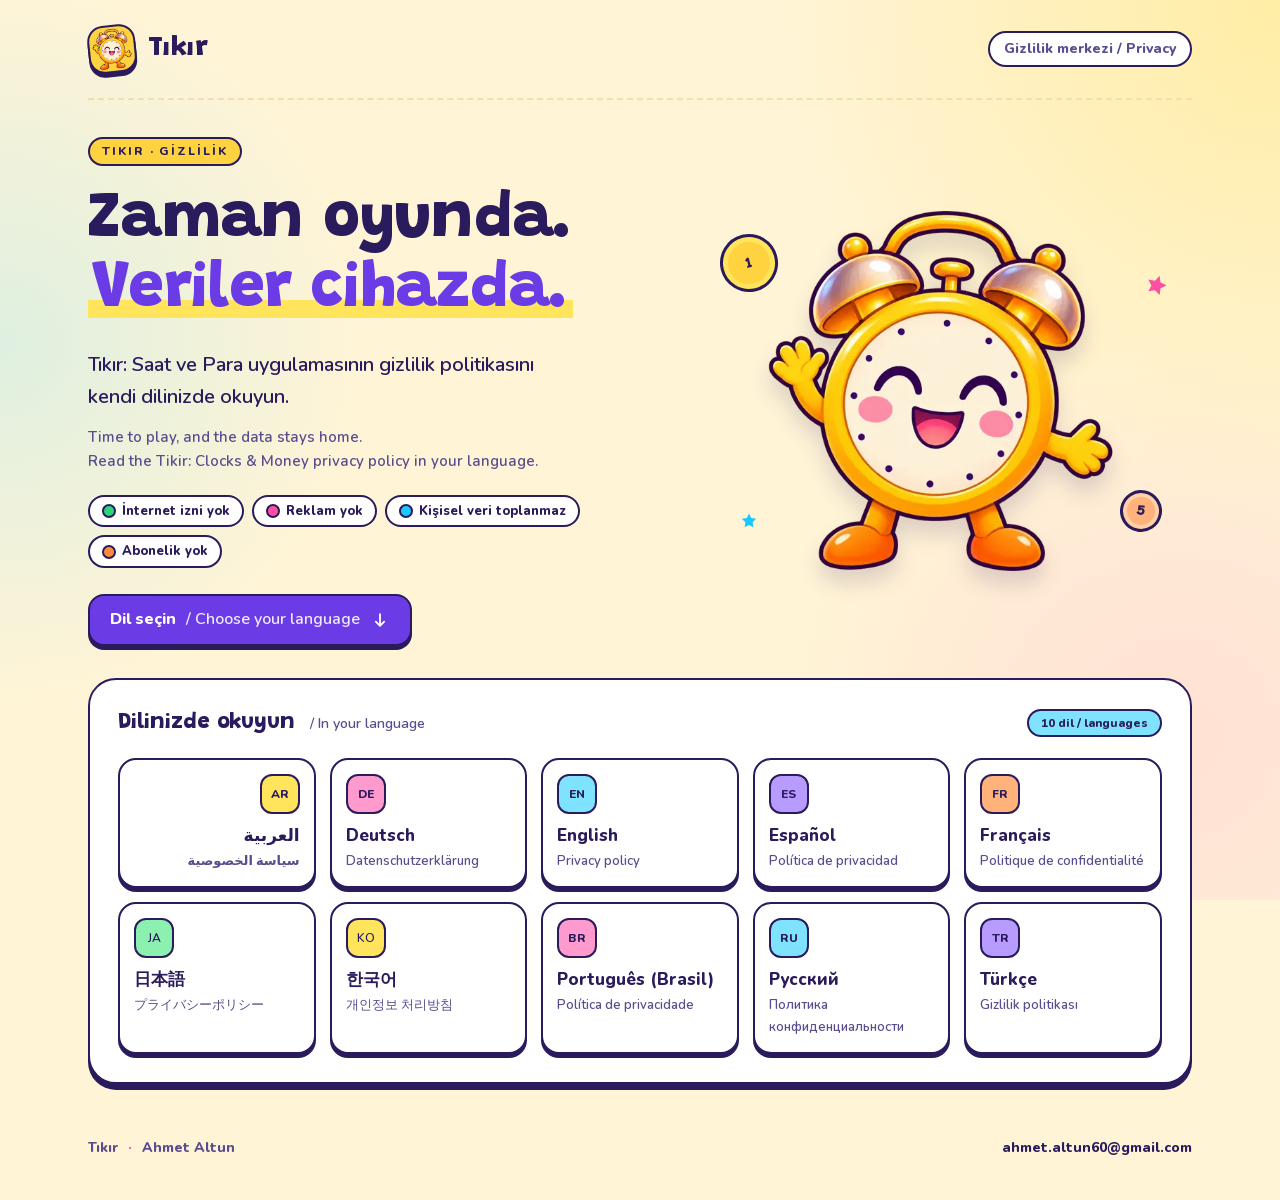
<file: index.html>
<!doctype html>
<html lang="tr" dir="ltr">
<head>
  <meta charset="utf-8">
  <meta name="viewport" content="width=device-width,initial-scale=1">
  <meta name="theme-color" content="#FFD23F">
  <meta name="color-scheme" content="light only">
  <title>Tıkır — Gizlilik / Privacy</title>
  <link rel="icon" href="assets/wave.webp" type="image/webp">
  <link rel="stylesheet" href="assets/site.css">
</head>
<body>
<a class="skip-link" href="#languages">Dil seçimine geç <span lang="en">/ Skip to languages</span></a>
<div class="site-shell">
  <header class="site-header"><a class="brand" href="index.html" lang="tr"><span class="brand-mark"><img src="assets/wave.webp" alt="" width="512" height="512"></span><span>Tıkır</span></a><span class="header-note">Gizlilik merkezi <span lang="en">/ Privacy</span></span></header>
  <main id="main">
    <div class="hub-hero">
      <div class="hero-copy">
        <p class="eyebrow">TIKIR · GİZLİLİK</p>
        <h1>Zaman oyunda.<br><span>Veriler cihazda.</span></h1>
        <p class="hero-description">Tıkır: Saat ve Para uygulamasının gizlilik politikasını<br class="desktop-break"> kendi dilinizde okuyun.</p>
        <p class="hero-translation" lang="en">Time to play, and the data stays home.<br>Read the Tikir: Clocks &amp; Money privacy policy in your language.</p>
        <ul class="promise" aria-label="Kısaca"><li>İnternet izni yok</li><li>Reklam yok</li><li>Kişisel veri toplanmaz</li><li>Abonelik yok</li></ul>
        <a class="hero-link" href="#languages">Dil seçin <span lang="en">/ Choose your language</span><svg viewBox="0 0 24 24" fill="none" stroke="currentColor" stroke-width="2.2" stroke-linecap="round" stroke-linejoin="round" aria-hidden="true"><path d="M5 12h14m-5-5 5 5-5 5"/></svg></a>
      </div>
      <div class="hero-art" aria-hidden="true">
        <svg class="dial" viewBox="0 0 200 200" aria-hidden="true"><circle cx="100" cy="100" r="94" fill="#FFF" stroke="#2A1B5C" stroke-width="4"/><circle cx="100" cy="100" r="84" fill="#FFE45C" opacity=".45"/><line x1="100" y1="10" x2="100" y2="24" stroke="#2A1B5C" stroke-width="4" stroke-linecap="round" transform="rotate(0 100 100)"/><line x1="100" y1="13" x2="100" y2="20" stroke="#2A1B5C" stroke-width="2.5" stroke-linecap="round" transform="rotate(30 100 100)"/><line x1="100" y1="13" x2="100" y2="20" stroke="#2A1B5C" stroke-width="2.5" stroke-linecap="round" transform="rotate(60 100 100)"/><line x1="100" y1="10" x2="100" y2="24" stroke="#2A1B5C" stroke-width="4" stroke-linecap="round" transform="rotate(90 100 100)"/><line x1="100" y1="13" x2="100" y2="20" stroke="#2A1B5C" stroke-width="2.5" stroke-linecap="round" transform="rotate(120 100 100)"/><line x1="100" y1="13" x2="100" y2="20" stroke="#2A1B5C" stroke-width="2.5" stroke-linecap="round" transform="rotate(150 100 100)"/><line x1="100" y1="10" x2="100" y2="24" stroke="#2A1B5C" stroke-width="4" stroke-linecap="round" transform="rotate(180 100 100)"/><line x1="100" y1="13" x2="100" y2="20" stroke="#2A1B5C" stroke-width="2.5" stroke-linecap="round" transform="rotate(210 100 100)"/><line x1="100" y1="13" x2="100" y2="20" stroke="#2A1B5C" stroke-width="2.5" stroke-linecap="round" transform="rotate(240 100 100)"/><line x1="100" y1="10" x2="100" y2="24" stroke="#2A1B5C" stroke-width="4" stroke-linecap="round" transform="rotate(270 100 100)"/><line x1="100" y1="13" x2="100" y2="20" stroke="#2A1B5C" stroke-width="2.5" stroke-linecap="round" transform="rotate(300 100 100)"/><line x1="100" y1="13" x2="100" y2="20" stroke="#2A1B5C" stroke-width="2.5" stroke-linecap="round" transform="rotate(330 100 100)"/></svg>
        <span class="coin coin-one">1</span><span class="coin coin-two">5</span>
        <span class="spark spark-one"><svg viewBox="0 0 24 24" fill="currentColor" aria-hidden="true"><path d="m12 2 2.9 6.1 6.7.9-4.8 4.7 1.1 6.6-5.9-3.1-5.9 3.1 1.1-6.6L2.4 9l6.7-.9Z"/></svg></span><span class="spark spark-two"><svg viewBox="0 0 24 24" fill="currentColor" aria-hidden="true"><path d="m12 2 2.9 6.1 6.7.9-4.8 4.7 1.1 6.6-5.9-3.1-5.9 3.1 1.1-6.6L2.4 9l6.7-.9Z"/></svg></span>
        <img src="assets/wave.webp" alt="" width="512" height="512" fetchpriority="high">
      </div>
    </div>
    <section class="language-panel" id="languages" aria-labelledby="languages-title">
      <div class="panel-heading"><h2 id="languages-title">Dilinizde okuyun <span lang="en">/ In your language</span></h2><span class="language-count">10 dil <span lang="en">/ languages</span></span></div>
      <nav class="language-grid" aria-label="Gizlilik politikası dili / Privacy policy language">
      <a class="language-card" href="ar.html" lang="ar" dir="rtl">
        <span class="language-code" aria-hidden="true">AR</span>
        <span class="language-copy"><span class="language-name">العربية</span><span class="language-policy">سياسة الخصوصية</span></span>
        <span class="card-arrow"><svg viewBox="0 0 24 24" fill="none" stroke="currentColor" stroke-width="2.2" stroke-linecap="round" stroke-linejoin="round" aria-hidden="true"><path d="M5 12h14m-5-5 5 5-5 5"/></svg></span>
      </a>
      <a class="language-card" href="de.html" lang="de" dir="ltr">
        <span class="language-code" aria-hidden="true">DE</span>
        <span class="language-copy"><span class="language-name">Deutsch</span><span class="language-policy">Datenschutzerklärung</span></span>
        <span class="card-arrow"><svg viewBox="0 0 24 24" fill="none" stroke="currentColor" stroke-width="2.2" stroke-linecap="round" stroke-linejoin="round" aria-hidden="true"><path d="M5 12h14m-5-5 5 5-5 5"/></svg></span>
      </a>
      <a class="language-card" href="en.html" lang="en" dir="ltr">
        <span class="language-code" aria-hidden="true">EN</span>
        <span class="language-copy"><span class="language-name">English</span><span class="language-policy">Privacy policy</span></span>
        <span class="card-arrow"><svg viewBox="0 0 24 24" fill="none" stroke="currentColor" stroke-width="2.2" stroke-linecap="round" stroke-linejoin="round" aria-hidden="true"><path d="M5 12h14m-5-5 5 5-5 5"/></svg></span>
      </a>
      <a class="language-card" href="es.html" lang="es" dir="ltr">
        <span class="language-code" aria-hidden="true">ES</span>
        <span class="language-copy"><span class="language-name">Español</span><span class="language-policy">Política de privacidad</span></span>
        <span class="card-arrow"><svg viewBox="0 0 24 24" fill="none" stroke="currentColor" stroke-width="2.2" stroke-linecap="round" stroke-linejoin="round" aria-hidden="true"><path d="M5 12h14m-5-5 5 5-5 5"/></svg></span>
      </a>
      <a class="language-card" href="fr.html" lang="fr" dir="ltr">
        <span class="language-code" aria-hidden="true">FR</span>
        <span class="language-copy"><span class="language-name">Français</span><span class="language-policy">Politique de confidentialité</span></span>
        <span class="card-arrow"><svg viewBox="0 0 24 24" fill="none" stroke="currentColor" stroke-width="2.2" stroke-linecap="round" stroke-linejoin="round" aria-hidden="true"><path d="M5 12h14m-5-5 5 5-5 5"/></svg></span>
      </a>
      <a class="language-card" href="ja.html" lang="ja" dir="ltr">
        <span class="language-code" aria-hidden="true">JA</span>
        <span class="language-copy"><span class="language-name">日本語</span><span class="language-policy">プライバシーポリシー</span></span>
        <span class="card-arrow"><svg viewBox="0 0 24 24" fill="none" stroke="currentColor" stroke-width="2.2" stroke-linecap="round" stroke-linejoin="round" aria-hidden="true"><path d="M5 12h14m-5-5 5 5-5 5"/></svg></span>
      </a>
      <a class="language-card" href="ko.html" lang="ko" dir="ltr">
        <span class="language-code" aria-hidden="true">KO</span>
        <span class="language-copy"><span class="language-name">한국어</span><span class="language-policy">개인정보 처리방침</span></span>
        <span class="card-arrow"><svg viewBox="0 0 24 24" fill="none" stroke="currentColor" stroke-width="2.2" stroke-linecap="round" stroke-linejoin="round" aria-hidden="true"><path d="M5 12h14m-5-5 5 5-5 5"/></svg></span>
      </a>
      <a class="language-card" href="pt.html" lang="pt" dir="ltr">
        <span class="language-code" aria-hidden="true">BR</span>
        <span class="language-copy"><span class="language-name">Português (Brasil)</span><span class="language-policy">Política de privacidade</span></span>
        <span class="card-arrow"><svg viewBox="0 0 24 24" fill="none" stroke="currentColor" stroke-width="2.2" stroke-linecap="round" stroke-linejoin="round" aria-hidden="true"><path d="M5 12h14m-5-5 5 5-5 5"/></svg></span>
      </a>
      <a class="language-card" href="ru.html" lang="ru" dir="ltr">
        <span class="language-code" aria-hidden="true">RU</span>
        <span class="language-copy"><span class="language-name">Русский</span><span class="language-policy">Политика конфиденциальности</span></span>
        <span class="card-arrow"><svg viewBox="0 0 24 24" fill="none" stroke="currentColor" stroke-width="2.2" stroke-linecap="round" stroke-linejoin="round" aria-hidden="true"><path d="M5 12h14m-5-5 5 5-5 5"/></svg></span>
      </a>
      <a class="language-card" href="tr.html" lang="tr" dir="ltr">
        <span class="language-code" aria-hidden="true">TR</span>
        <span class="language-copy"><span class="language-name">Türkçe</span><span class="language-policy">Gizlilik politikası</span></span>
        <span class="card-arrow"><svg viewBox="0 0 24 24" fill="none" stroke="currentColor" stroke-width="2.2" stroke-linecap="round" stroke-linejoin="round" aria-hidden="true"><path d="M5 12h14m-5-5 5 5-5 5"/></svg></span>
      </a>
      </nav>
    </section>
  </main>
  <footer class="site-footer">
    <span class="footer-brand">Tıkır <span aria-hidden="true">·</span> Ahmet Altun</span>
    <a href="mailto:ahmet.altun60@gmail.com" dir="ltr">ahmet.altun60@gmail.com</a>
  </footer>
</div>
</body>
</html>
</file>
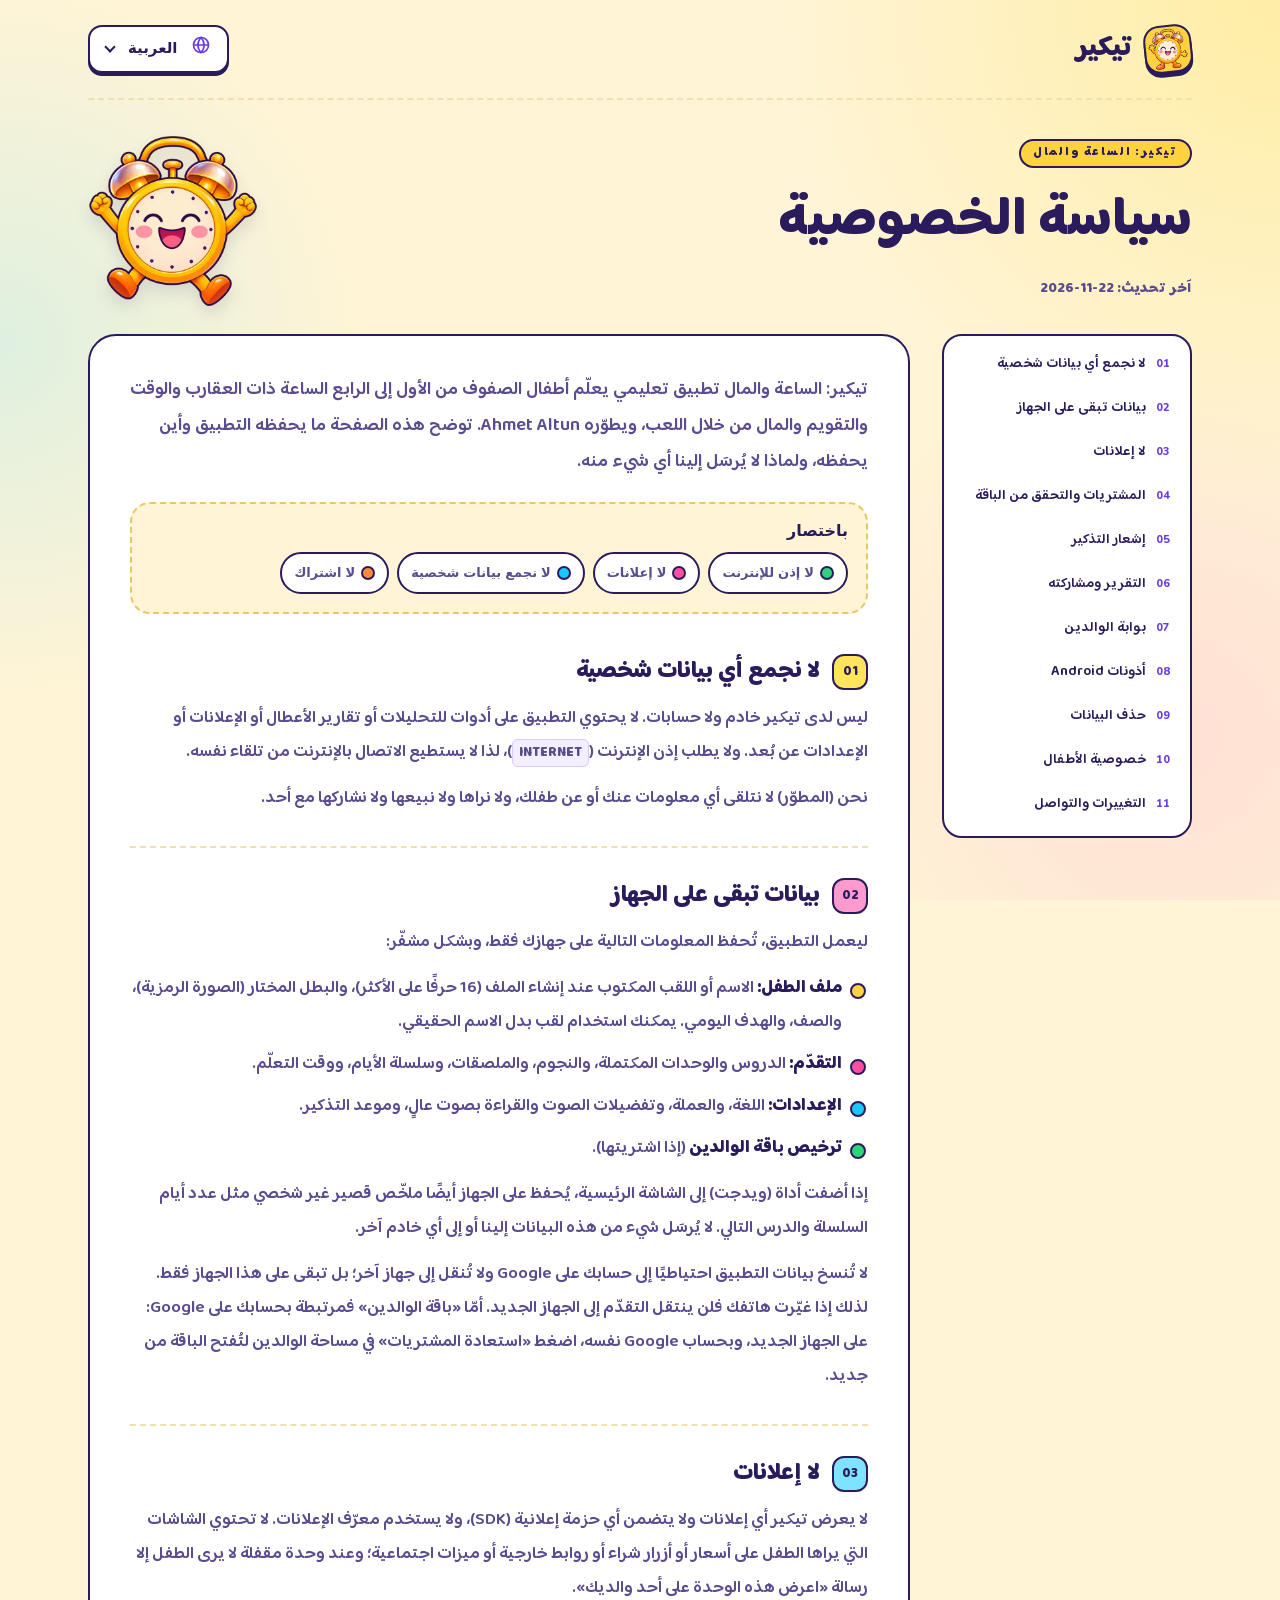
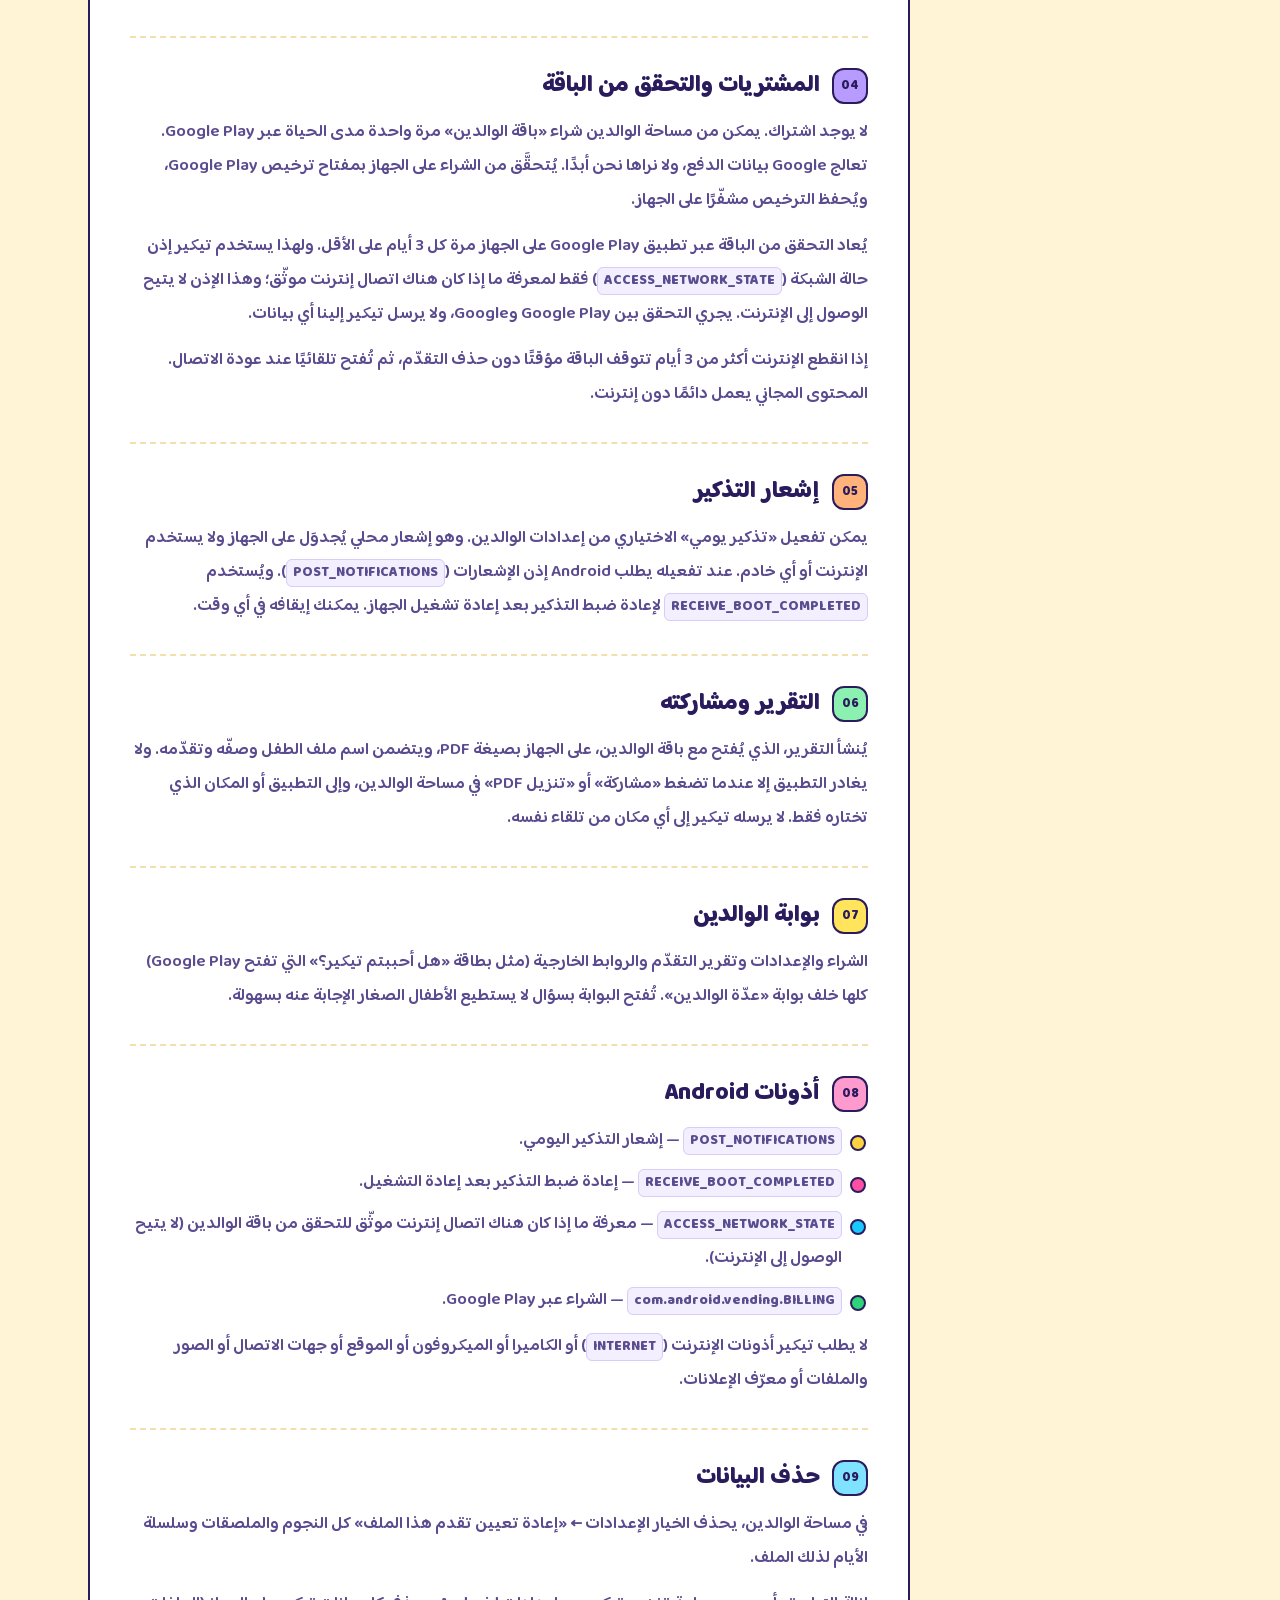
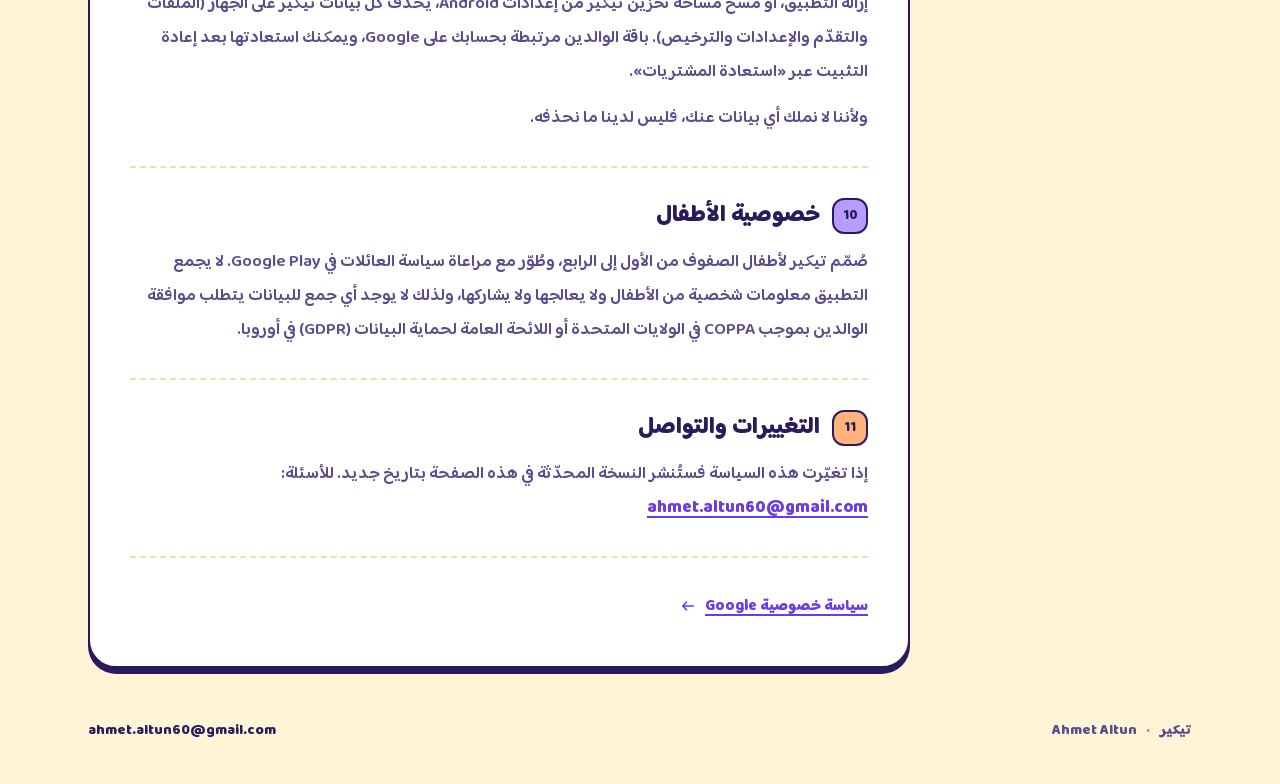
<file: ar.html>
<!doctype html>
<html lang="ar" dir="rtl">
<head>
  <meta charset="utf-8">
  <meta name="viewport" content="width=device-width,initial-scale=1">
  <meta name="theme-color" content="#FFD23F">
  <meta name="color-scheme" content="light only">
  <title>تيكير — سياسة الخصوصية</title>
  <link rel="icon" href="assets/wave.webp" type="image/webp">
  <link rel="stylesheet" href="assets/site.css">
</head>
<body>
<a class="skip-link" href="#main">انتقل إلى المحتوى</a>
<div class="site-shell policy-shell">
  <header class="site-header"><a class="brand" href="index.html" lang="ar"><span class="brand-mark"><img src="assets/wave.webp" alt="" width="512" height="512"></span><span>تيكير</span></a>
    <details class="language-picker"><summary><span class="picker-globe"><svg viewBox="0 0 24 24" fill="none" stroke="currentColor" stroke-width="2" aria-hidden="true"><circle cx="12" cy="12" r="9"/><path d="M3 12h18M12 3c2.5 2.6 3.7 5.6 3.7 9s-1.2 6.4-3.7 9c-2.5-2.6-3.7-5.6-3.7-9S9.5 5.6 12 3Z"/></svg></span><span class="visually-hidden-label">اللغة: </span><span lang="ar">العربية</span><span class="picker-chevron" aria-hidden="true"></span></summary>
      <nav aria-label="اللغة">
        <a href="ar.html" lang="ar" dir="rtl" aria-current="page">العربية</a>
        <a href="de.html" lang="de" dir="ltr">Deutsch</a>
        <a href="en.html" lang="en" dir="ltr">English</a>
        <a href="es.html" lang="es" dir="ltr">Español</a>
        <a href="fr.html" lang="fr" dir="ltr">Français</a>
        <a href="ja.html" lang="ja" dir="ltr">日本語</a>
        <a href="ko.html" lang="ko" dir="ltr">한국어</a>
        <a href="pt.html" lang="pt" dir="ltr">Português (Brasil)</a>
        <a href="ru.html" lang="ru" dir="ltr">Русский</a>
        <a href="tr.html" lang="tr" dir="ltr">Türkçe</a>
      </nav>
    </details>
  </header>
  <main id="main" tabindex="-1">
    <div class="policy-hero">
      <div><p class="eyebrow">تيكير: الساعة والمال</p><h1>سياسة الخصوصية</h1><p class="updated">آخر تحديث: <time datetime="2026-11-22" dir="ltr">2026-11-22</time></p></div>
      <img src="assets/happy.webp" alt="" width="512" height="512">
    </div>
    <div class="policy-layout">
      <aside class="policy-sidebar"><nav aria-label="المحتويات">
        <a href="#s1"><span aria-hidden="true">01</span>لا نجمع أي بيانات شخصية</a>
        <a href="#s2"><span aria-hidden="true">02</span>بيانات تبقى على الجهاز</a>
        <a href="#s3"><span aria-hidden="true">03</span>لا إعلانات</a>
        <a href="#s4"><span aria-hidden="true">04</span>المشتريات والتحقق من الباقة</a>
        <a href="#s5"><span aria-hidden="true">05</span>إشعار التذكير</a>
        <a href="#s6"><span aria-hidden="true">06</span>التقرير ومشاركته</a>
        <a href="#s7"><span aria-hidden="true">07</span>بوابة الوالدين</a>
        <a href="#s8"><span aria-hidden="true">08</span>أذونات Android</a>
        <a href="#s9"><span aria-hidden="true">09</span>حذف البيانات</a>
        <a href="#s10"><span aria-hidden="true">10</span>خصوصية الأطفال</a>
        <a href="#s11"><span aria-hidden="true">11</span>التغييرات والتواصل</a>
      </nav></aside>
      <article class="policy-paper" aria-labelledby="policy-title">
        <h2 id="policy-title" class="visually-hidden">سياسة الخصوصية</h2>
        <p class="policy-intro">تيكير: الساعة والمال تطبيق تعليمي يعلّم أطفال الصفوف من الأول إلى الرابع الساعة ذات العقارب والوقت والتقويم والمال من خلال اللعب، ويطوّره Ahmet Altun. توضح هذه الصفحة ما يحفظه التطبيق وأين يحفظه، ولماذا لا يُرسَل إلينا أي شيء منه.</p>
        <div class="summary"><h2>باختصار</h2><ul class="promise"><li>لا إذن للإنترنت</li><li>لا إعلانات</li><li>لا نجمع بيانات شخصية</li><li>لا اشتراك</li></ul></div>
      <section aria-labelledby="s1">
        <h2 class="section-title" id="s1"><span class="section-number" aria-hidden="true">01</span>لا نجمع أي بيانات شخصية</h2>
        <p>ليس لدى تيكير خادم ولا حسابات. لا يحتوي التطبيق على أدوات للتحليلات أو تقارير الأعطال أو الإعلانات أو الإعدادات عن بُعد. ولا يطلب إذن الإنترنت (<code>INTERNET</code>)، لذا لا يستطيع الاتصال بالإنترنت من تلقاء نفسه.</p>
        <p>نحن (المطوّر) لا نتلقى أي معلومات عنك أو عن طفلك، ولا نراها ولا نبيعها ولا نشاركها مع أحد.</p>
      </section>
      <section aria-labelledby="s2">
        <h2 class="section-title" id="s2"><span class="section-number" aria-hidden="true">02</span>بيانات تبقى على الجهاز</h2>
        <p>ليعمل التطبيق، تُحفظ المعلومات التالية على جهازك فقط، وبشكل مشفّر:</p>
        <ul class="facts">
          <li><strong>ملف الطفل:</strong> الاسم أو اللقب المكتوب عند إنشاء الملف (16 حرفًا على الأكثر)، والبطل المختار (الصورة الرمزية)، والصف، والهدف اليومي. يمكنك استخدام لقب بدل الاسم الحقيقي.</li>
          <li><strong>التقدّم:</strong> الدروس والوحدات المكتملة، والنجوم، والملصقات، وسلسلة الأيام، ووقت التعلّم.</li>
          <li><strong>الإعدادات:</strong> اللغة، والعملة، وتفضيلات الصوت والقراءة بصوت عالٍ، وموعد التذكير.</li>
          <li><strong>ترخيص باقة الوالدين</strong> (إذا اشتريتها).</li>
        </ul>
        <p>إذا أضفت أداة (ويدجت) إلى الشاشة الرئيسية، يُحفظ على الجهاز أيضًا ملخّص قصير غير شخصي مثل عدد أيام السلسلة والدرس التالي. لا يُرسَل شيء من هذه البيانات إلينا أو إلى أي خادم آخر.</p>
        <p>لا تُنسخ بيانات التطبيق احتياطيًا إلى حسابك على Google ولا تُنقل إلى جهاز آخر؛ بل تبقى على هذا الجهاز فقط. لذلك إذا غيّرت هاتفك فلن ينتقل التقدّم إلى الجهاز الجديد. أمّا «باقة الوالدين» فمرتبطة بحسابك على Google: على الجهاز الجديد، وبحساب Google نفسه، اضغط «استعادة المشتريات» في مساحة الوالدين لتُفتح الباقة من جديد.</p>
      </section>
      <section aria-labelledby="s3">
        <h2 class="section-title" id="s3"><span class="section-number" aria-hidden="true">03</span>لا إعلانات</h2>
        <p>لا يعرض تيكير أي إعلانات ولا يتضمن أي حزمة إعلانية (SDK)، ولا يستخدم معرّف الإعلانات. لا تحتوي الشاشات التي يراها الطفل على أسعار أو أزرار شراء أو روابط خارجية أو ميزات اجتماعية؛ وعند وحدة مقفلة لا يرى الطفل إلا رسالة «اعرض هذه الوحدة على أحد والديك».</p>
      </section>
      <section aria-labelledby="s4">
        <h2 class="section-title" id="s4"><span class="section-number" aria-hidden="true">04</span>المشتريات والتحقق من الباقة</h2>
        <p>لا يوجد اشتراك. يمكن من مساحة الوالدين شراء «باقة الوالدين» مرة واحدة مدى الحياة عبر Google Play. تعالج Google بيانات الدفع، ولا نراها نحن أبدًا. يُتحقَّق من الشراء على الجهاز بمفتاح ترخيص Google Play، ويُحفظ الترخيص مشفّرًا على الجهاز.</p>
        <p>يُعاد التحقق من الباقة عبر تطبيق Google Play على الجهاز مرة كل 3 أيام على الأقل. ولهذا يستخدم تيكير إذن حالة الشبكة (<code>ACCESS_NETWORK_STATE</code>) فقط لمعرفة ما إذا كان هناك اتصال إنترنت موثّق؛ وهذا الإذن لا يتيح الوصول إلى الإنترنت. يجري التحقق بين Google Play وGoogle، ولا يرسل تيكير إلينا أي بيانات.</p>
        <p>إذا انقطع الإنترنت أكثر من 3 أيام تتوقف الباقة مؤقتًا دون حذف التقدّم، ثم تُفتح تلقائيًا عند عودة الاتصال. المحتوى المجاني يعمل دائمًا دون إنترنت.</p>
      </section>
      <section aria-labelledby="s5">
        <h2 class="section-title" id="s5"><span class="section-number" aria-hidden="true">05</span>إشعار التذكير</h2>
        <p>يمكن تفعيل «تذكير يومي» الاختياري من إعدادات الوالدين. وهو إشعار محلي يُجدوَل على الجهاز ولا يستخدم الإنترنت أو أي خادم. عند تفعيله يطلب Android إذن الإشعارات (<code>POST_NOTIFICATIONS</code>). ويُستخدم <code>RECEIVE_BOOT_COMPLETED</code> لإعادة ضبط التذكير بعد إعادة تشغيل الجهاز. يمكنك إيقافه في أي وقت.</p>
      </section>
      <section aria-labelledby="s6">
        <h2 class="section-title" id="s6"><span class="section-number" aria-hidden="true">06</span>التقرير ومشاركته</h2>
        <p>يُنشأ التقرير، الذي يُفتح مع باقة الوالدين، على الجهاز بصيغة PDF، ويتضمن اسم ملف الطفل وصفّه وتقدّمه. ولا يغادر التطبيق إلا عندما تضغط «مشاركة» أو «تنزيل PDF» في مساحة الوالدين، وإلى التطبيق أو المكان الذي تختاره فقط. لا يرسله تيكير إلى أي مكان من تلقاء نفسه.</p>
      </section>
      <section aria-labelledby="s7">
        <h2 class="section-title" id="s7"><span class="section-number" aria-hidden="true">07</span>بوابة الوالدين</h2>
        <p>الشراء والإعدادات وتقرير التقدّم والروابط الخارجية (مثل بطاقة «هل أحببتم تيكير؟» التي تفتح Google Play) كلها خلف بوابة «عدّة الوالدين». تُفتح البوابة بسؤال لا يستطيع الأطفال الصغار الإجابة عنه بسهولة.</p>
      </section>
      <section aria-labelledby="s8">
        <h2 class="section-title" id="s8"><span class="section-number" aria-hidden="true">08</span>أذونات Android</h2>
        <ul class="facts">
          <li><code>POST_NOTIFICATIONS</code> — إشعار التذكير اليومي.</li>
          <li><code>RECEIVE_BOOT_COMPLETED</code> — إعادة ضبط التذكير بعد إعادة التشغيل.</li>
          <li><code>ACCESS_NETWORK_STATE</code> — معرفة ما إذا كان هناك اتصال إنترنت موثّق للتحقق من باقة الوالدين (لا يتيح الوصول إلى الإنترنت).</li>
          <li><code>com.android.vending.BILLING</code> — الشراء عبر Google Play.</li>
        </ul>
        <p>لا يطلب تيكير أذونات الإنترنت (<code>INTERNET</code>) أو الكاميرا أو الميكروفون أو الموقع أو جهات الاتصال أو الصور والملفات أو معرّف الإعلانات.</p>
      </section>
      <section aria-labelledby="s9">
        <h2 class="section-title" id="s9"><span class="section-number" aria-hidden="true">09</span>حذف البيانات</h2>
        <p>في مساحة الوالدين، يحذف الخيار الإعدادات ← «إعادة تعيين تقدم هذا الملف» كل النجوم والملصقات وسلسلة الأيام لذلك الملف.</p>
        <p>إزالة التطبيق، أو مسح مساحة تخزين تيكير من إعدادات Android، يحذف كل بيانات تيكير على الجهاز (الملفات والتقدّم والإعدادات والترخيص). باقة الوالدين مرتبطة بحسابك على Google، ويمكنك استعادتها بعد إعادة التثبيت عبر «استعادة المشتريات».</p>
        <p>ولأننا لا نملك أي بيانات عنك، فليس لدينا ما نحذفه.</p>
      </section>
      <section aria-labelledby="s10">
        <h2 class="section-title" id="s10"><span class="section-number" aria-hidden="true">10</span>خصوصية الأطفال</h2>
        <p>صُمّم تيكير لأطفال الصفوف من الأول إلى الرابع، وطُوّر مع مراعاة سياسة العائلات في Google Play. لا يجمع التطبيق معلومات شخصية من الأطفال ولا يعالجها ولا يشاركها، ولذلك لا يوجد أي جمع للبيانات يتطلب موافقة الوالدين بموجب COPPA في الولايات المتحدة أو اللائحة العامة لحماية البيانات (GDPR) في أوروبا.</p>
      </section>
      <section aria-labelledby="s11">
        <h2 class="section-title" id="s11"><span class="section-number" aria-hidden="true">11</span>التغييرات والتواصل</h2>
        <p>إذا تغيّرت هذه السياسة فستُنشر النسخة المحدّثة في هذه الصفحة بتاريخ جديد. للأسئلة: <a href="mailto:ahmet.altun60@gmail.com" dir="ltr">ahmet.altun60@gmail.com</a></p>
      </section>
        <div class="google-link"><a href="https://policies.google.com/privacy" hreflang="ar">سياسة خصوصية Google<svg viewBox="0 0 24 24" fill="none" stroke="currentColor" stroke-width="2.2" stroke-linecap="round" stroke-linejoin="round" aria-hidden="true"><path d="M5 12h14m-5-5 5 5-5 5"/></svg></a></div>
      </article>
    </div>
  </main>
  <footer class="site-footer">
    <span class="footer-brand">تيكير <span aria-hidden="true">·</span> Ahmet Altun</span>
    <a href="mailto:ahmet.altun60@gmail.com" dir="ltr">ahmet.altun60@gmail.com</a>
  </footer>
</div>
</body>
</html>
</file>
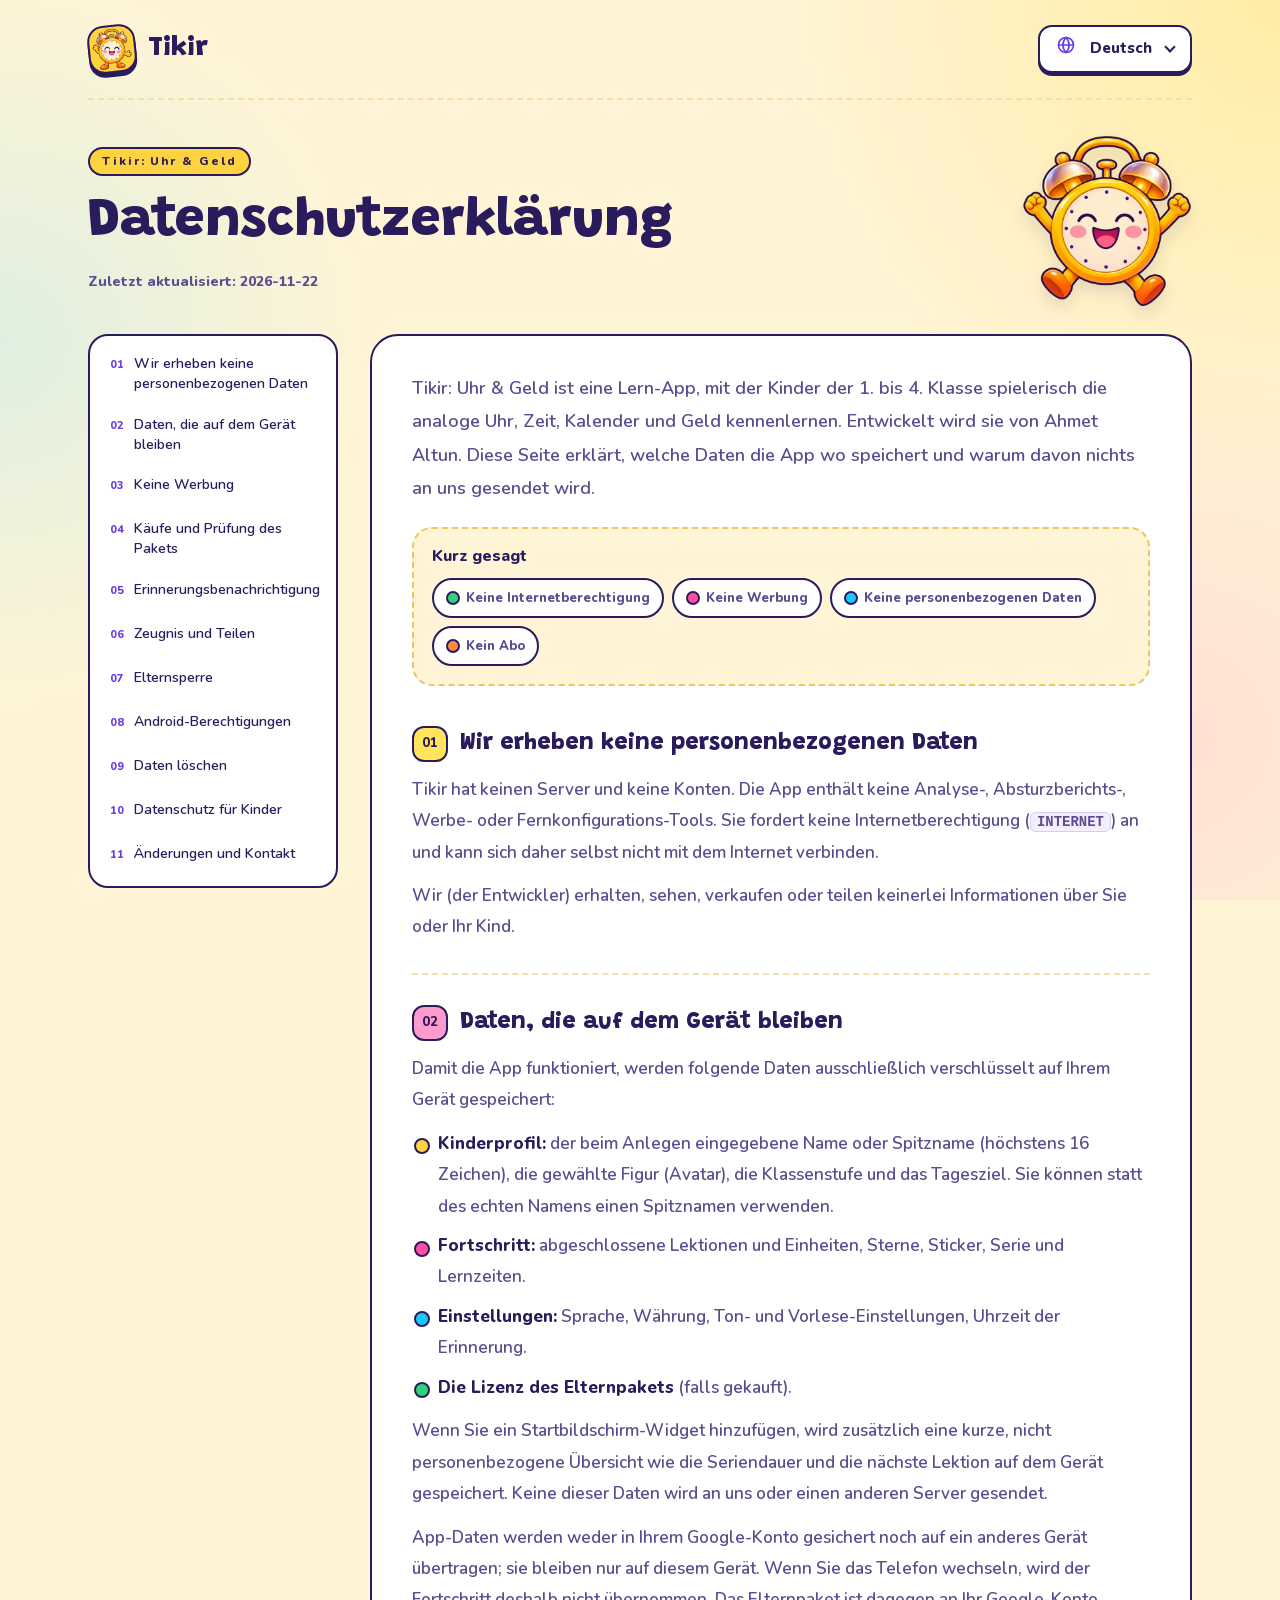
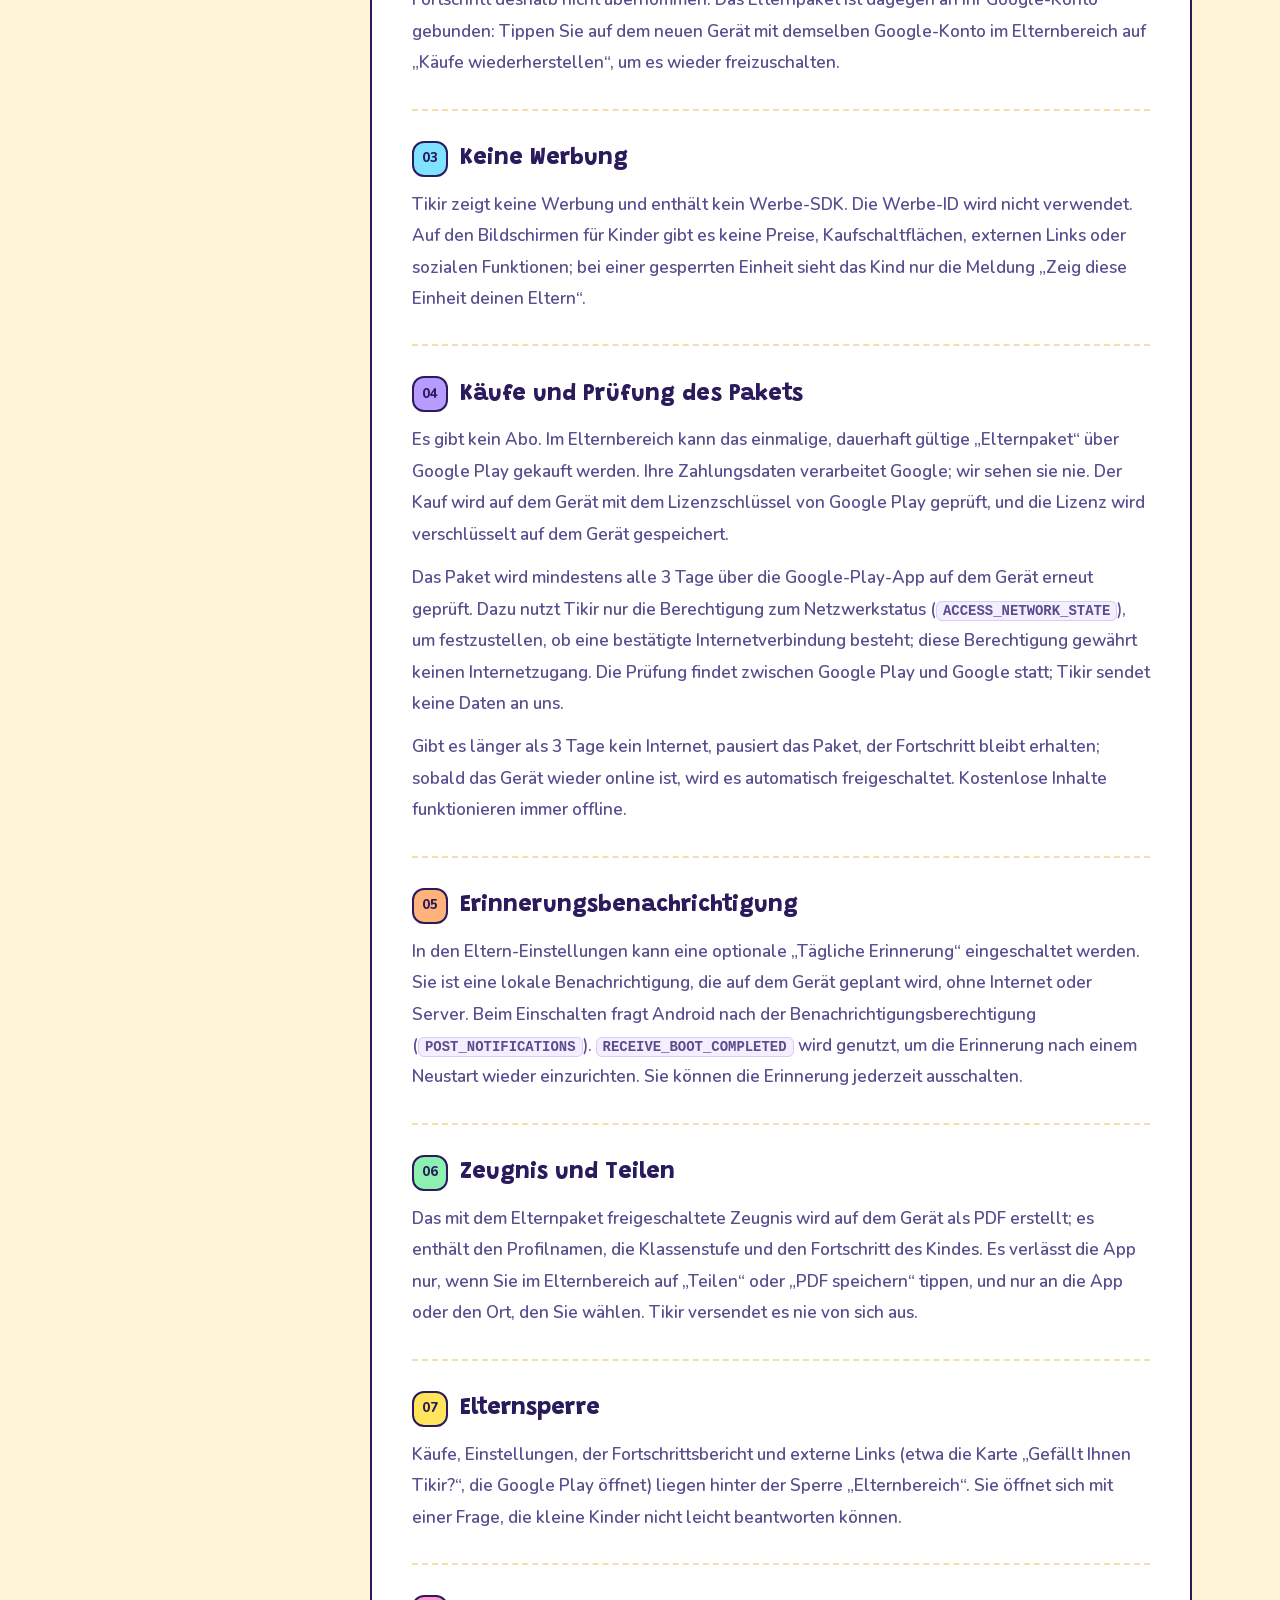
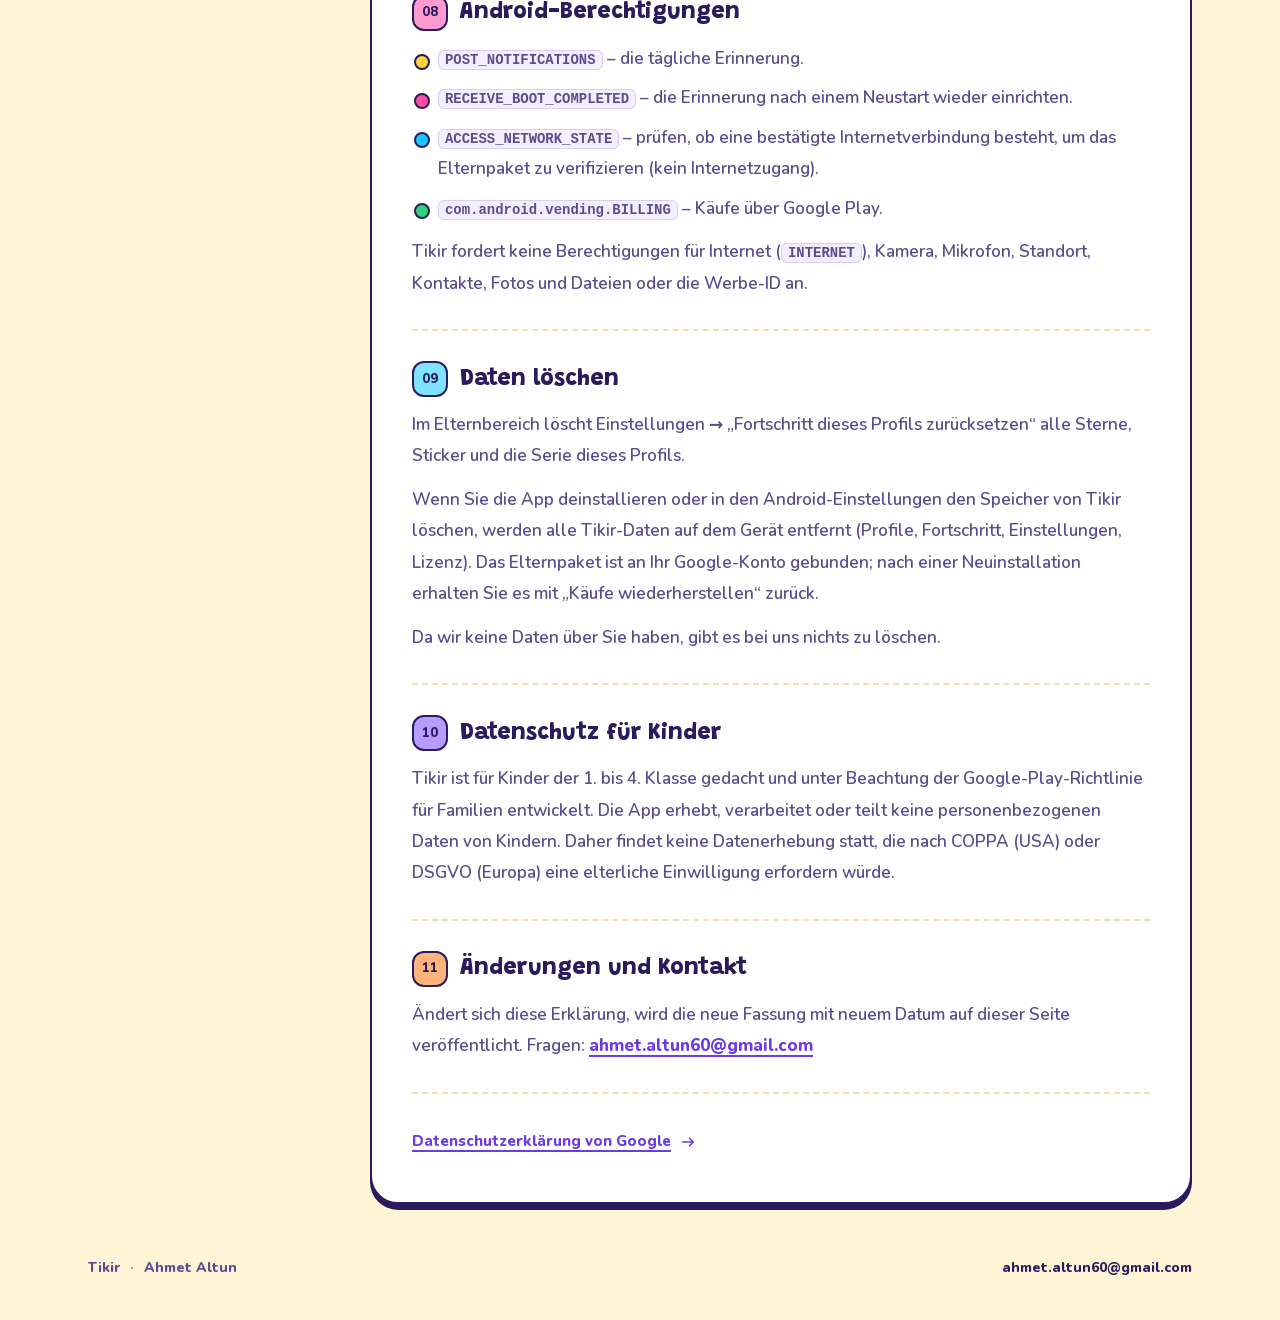
<file: de.html>
<!doctype html>
<html lang="de" dir="ltr">
<head>
  <meta charset="utf-8">
  <meta name="viewport" content="width=device-width,initial-scale=1">
  <meta name="theme-color" content="#FFD23F">
  <meta name="color-scheme" content="light only">
  <title>Tikir — Datenschutzerklärung</title>
  <link rel="icon" href="assets/wave.webp" type="image/webp">
  <link rel="stylesheet" href="assets/site.css">
</head>
<body>
<a class="skip-link" href="#main">Zum Inhalt springen</a>
<div class="site-shell policy-shell">
  <header class="site-header"><a class="brand" href="index.html" lang="de"><span class="brand-mark"><img src="assets/wave.webp" alt="" width="512" height="512"></span><span>Tikir</span></a>
    <details class="language-picker"><summary><span class="picker-globe"><svg viewBox="0 0 24 24" fill="none" stroke="currentColor" stroke-width="2" aria-hidden="true"><circle cx="12" cy="12" r="9"/><path d="M3 12h18M12 3c2.5 2.6 3.7 5.6 3.7 9s-1.2 6.4-3.7 9c-2.5-2.6-3.7-5.6-3.7-9S9.5 5.6 12 3Z"/></svg></span><span class="visually-hidden-label">Sprache: </span><span lang="de">Deutsch</span><span class="picker-chevron" aria-hidden="true"></span></summary>
      <nav aria-label="Sprache">
        <a href="ar.html" lang="ar" dir="rtl">العربية</a>
        <a href="de.html" lang="de" dir="ltr" aria-current="page">Deutsch</a>
        <a href="en.html" lang="en" dir="ltr">English</a>
        <a href="es.html" lang="es" dir="ltr">Español</a>
        <a href="fr.html" lang="fr" dir="ltr">Français</a>
        <a href="ja.html" lang="ja" dir="ltr">日本語</a>
        <a href="ko.html" lang="ko" dir="ltr">한국어</a>
        <a href="pt.html" lang="pt" dir="ltr">Português (Brasil)</a>
        <a href="ru.html" lang="ru" dir="ltr">Русский</a>
        <a href="tr.html" lang="tr" dir="ltr">Türkçe</a>
      </nav>
    </details>
  </header>
  <main id="main" tabindex="-1">
    <div class="policy-hero">
      <div><p class="eyebrow">Tikir: Uhr &amp; Geld</p><h1>Datenschutzerklärung</h1><p class="updated">Zuletzt aktualisiert: <time datetime="2026-11-22" dir="ltr">2026-11-22</time></p></div>
      <img src="assets/happy.webp" alt="" width="512" height="512">
    </div>
    <div class="policy-layout">
      <aside class="policy-sidebar"><nav aria-label="Inhalt">
        <a href="#s1"><span aria-hidden="true">01</span>Wir erheben keine personenbezogenen Daten</a>
        <a href="#s2"><span aria-hidden="true">02</span>Daten, die auf dem Gerät bleiben</a>
        <a href="#s3"><span aria-hidden="true">03</span>Keine Werbung</a>
        <a href="#s4"><span aria-hidden="true">04</span>Käufe und Prüfung des Pakets</a>
        <a href="#s5"><span aria-hidden="true">05</span>Erinnerungsbenachrichtigung</a>
        <a href="#s6"><span aria-hidden="true">06</span>Zeugnis und Teilen</a>
        <a href="#s7"><span aria-hidden="true">07</span>Elternsperre</a>
        <a href="#s8"><span aria-hidden="true">08</span>Android-Berechtigungen</a>
        <a href="#s9"><span aria-hidden="true">09</span>Daten löschen</a>
        <a href="#s10"><span aria-hidden="true">10</span>Datenschutz für Kinder</a>
        <a href="#s11"><span aria-hidden="true">11</span>Änderungen und Kontakt</a>
      </nav></aside>
      <article class="policy-paper" aria-labelledby="policy-title">
        <h2 id="policy-title" class="visually-hidden">Datenschutzerklärung</h2>
        <p class="policy-intro">Tikir: Uhr &amp; Geld ist eine Lern-App, mit der Kinder der 1. bis 4. Klasse spielerisch die analoge Uhr, Zeit, Kalender und Geld kennenlernen. Entwickelt wird sie von Ahmet Altun. Diese Seite erklärt, welche Daten die App wo speichert und warum davon nichts an uns gesendet wird.</p>
        <div class="summary"><h2>Kurz gesagt</h2><ul class="promise"><li>Keine Internetberechtigung</li><li>Keine Werbung</li><li>Keine personenbezogenen Daten</li><li>Kein Abo</li></ul></div>
      <section aria-labelledby="s1">
        <h2 class="section-title" id="s1"><span class="section-number" aria-hidden="true">01</span>Wir erheben keine personenbezogenen Daten</h2>
        <p>Tikir hat keinen Server und keine Konten. Die App enthält keine Analyse-, Absturzberichts-, Werbe- oder Fernkonfigurations-Tools. Sie fordert keine Internetberechtigung (<code>INTERNET</code>) an und kann sich daher selbst nicht mit dem Internet verbinden.</p>
        <p>Wir (der Entwickler) erhalten, sehen, verkaufen oder teilen keinerlei Informationen über Sie oder Ihr Kind.</p>
      </section>
      <section aria-labelledby="s2">
        <h2 class="section-title" id="s2"><span class="section-number" aria-hidden="true">02</span>Daten, die auf dem Gerät bleiben</h2>
        <p>Damit die App funktioniert, werden folgende Daten ausschließlich verschlüsselt auf Ihrem Gerät gespeichert:</p>
        <ul class="facts">
          <li><strong>Kinderprofil:</strong> der beim Anlegen eingegebene Name oder Spitzname (höchstens 16 Zeichen), die gewählte Figur (Avatar), die Klassenstufe und das Tagesziel. Sie können statt des echten Namens einen Spitznamen verwenden.</li>
          <li><strong>Fortschritt:</strong> abgeschlossene Lektionen und Einheiten, Sterne, Sticker, Serie und Lernzeiten.</li>
          <li><strong>Einstellungen:</strong> Sprache, Währung, Ton- und Vorlese-Einstellungen, Uhrzeit der Erinnerung.</li>
          <li><strong>Die Lizenz des Elternpakets</strong> (falls gekauft).</li>
        </ul>
        <p>Wenn Sie ein Startbildschirm-Widget hinzufügen, wird zusätzlich eine kurze, nicht personenbezogene Übersicht wie die Seriendauer und die nächste Lektion auf dem Gerät gespeichert. Keine dieser Daten wird an uns oder einen anderen Server gesendet.</p>
        <p>App-Daten werden weder in Ihrem Google-Konto gesichert noch auf ein anderes Gerät übertragen; sie bleiben nur auf diesem Gerät. Wenn Sie das Telefon wechseln, wird der Fortschritt deshalb nicht übernommen. Das Elternpaket ist dagegen an Ihr Google-Konto gebunden: Tippen Sie auf dem neuen Gerät mit demselben Google-Konto im Elternbereich auf „Käufe wiederherstellen“, um es wieder freizuschalten.</p>
      </section>
      <section aria-labelledby="s3">
        <h2 class="section-title" id="s3"><span class="section-number" aria-hidden="true">03</span>Keine Werbung</h2>
        <p>Tikir zeigt keine Werbung und enthält kein Werbe-SDK. Die Werbe-ID wird nicht verwendet. Auf den Bildschirmen für Kinder gibt es keine Preise, Kaufschaltflächen, externen Links oder sozialen Funktionen; bei einer gesperrten Einheit sieht das Kind nur die Meldung „Zeig diese Einheit deinen Eltern“.</p>
      </section>
      <section aria-labelledby="s4">
        <h2 class="section-title" id="s4"><span class="section-number" aria-hidden="true">04</span>Käufe und Prüfung des Pakets</h2>
        <p>Es gibt kein Abo. Im Elternbereich kann das einmalige, dauerhaft gültige „Elternpaket“ über Google Play gekauft werden. Ihre Zahlungsdaten verarbeitet Google; wir sehen sie nie. Der Kauf wird auf dem Gerät mit dem Lizenzschlüssel von Google Play geprüft, und die Lizenz wird verschlüsselt auf dem Gerät gespeichert.</p>
        <p>Das Paket wird mindestens alle 3 Tage über die Google-Play-App auf dem Gerät erneut geprüft. Dazu nutzt Tikir nur die Berechtigung zum Netzwerkstatus (<code>ACCESS_NETWORK_STATE</code>), um festzustellen, ob eine bestätigte Internetverbindung besteht; diese Berechtigung gewährt keinen Internetzugang. Die Prüfung findet zwischen Google Play und Google statt; Tikir sendet keine Daten an uns.</p>
        <p>Gibt es länger als 3 Tage kein Internet, pausiert das Paket, der Fortschritt bleibt erhalten; sobald das Gerät wieder online ist, wird es automatisch freigeschaltet. Kostenlose Inhalte funktionieren immer offline.</p>
      </section>
      <section aria-labelledby="s5">
        <h2 class="section-title" id="s5"><span class="section-number" aria-hidden="true">05</span>Erinnerungsbenachrichtigung</h2>
        <p>In den Eltern-Einstellungen kann eine optionale „Tägliche Erinnerung“ eingeschaltet werden. Sie ist eine lokale Benachrichtigung, die auf dem Gerät geplant wird, ohne Internet oder Server. Beim Einschalten fragt Android nach der Benachrichtigungsberechtigung (<code>POST_NOTIFICATIONS</code>). <code>RECEIVE_BOOT_COMPLETED</code> wird genutzt, um die Erinnerung nach einem Neustart wieder einzurichten. Sie können die Erinnerung jederzeit ausschalten.</p>
      </section>
      <section aria-labelledby="s6">
        <h2 class="section-title" id="s6"><span class="section-number" aria-hidden="true">06</span>Zeugnis und Teilen</h2>
        <p>Das mit dem Elternpaket freigeschaltete Zeugnis wird auf dem Gerät als PDF erstellt; es enthält den Profilnamen, die Klassenstufe und den Fortschritt des Kindes. Es verlässt die App nur, wenn Sie im Elternbereich auf „Teilen“ oder „PDF speichern“ tippen, und nur an die App oder den Ort, den Sie wählen. Tikir versendet es nie von sich aus.</p>
      </section>
      <section aria-labelledby="s7">
        <h2 class="section-title" id="s7"><span class="section-number" aria-hidden="true">07</span>Elternsperre</h2>
        <p>Käufe, Einstellungen, der Fortschrittsbericht und externe Links (etwa die Karte „Gefällt Ihnen Tikir?“, die Google Play öffnet) liegen hinter der Sperre „Elternbereich“. Sie öffnet sich mit einer Frage, die kleine Kinder nicht leicht beantworten können.</p>
      </section>
      <section aria-labelledby="s8">
        <h2 class="section-title" id="s8"><span class="section-number" aria-hidden="true">08</span>Android-Berechtigungen</h2>
        <ul class="facts">
          <li><code>POST_NOTIFICATIONS</code> – die tägliche Erinnerung.</li>
          <li><code>RECEIVE_BOOT_COMPLETED</code> – die Erinnerung nach einem Neustart wieder einrichten.</li>
          <li><code>ACCESS_NETWORK_STATE</code> – prüfen, ob eine bestätigte Internetverbindung besteht, um das Elternpaket zu verifizieren (kein Internetzugang).</li>
          <li><code>com.android.vending.BILLING</code> – Käufe über Google Play.</li>
        </ul>
        <p>Tikir fordert keine Berechtigungen für Internet (<code>INTERNET</code>), Kamera, Mikrofon, Standort, Kontakte, Fotos und Dateien oder die Werbe-ID an.</p>
      </section>
      <section aria-labelledby="s9">
        <h2 class="section-title" id="s9"><span class="section-number" aria-hidden="true">09</span>Daten löschen</h2>
        <p>Im Elternbereich löscht Einstellungen → „Fortschritt dieses Profils zurücksetzen“ alle Sterne, Sticker und die Serie dieses Profils.</p>
        <p>Wenn Sie die App deinstallieren oder in den Android-Einstellungen den Speicher von Tikir löschen, werden alle Tikir-Daten auf dem Gerät entfernt (Profile, Fortschritt, Einstellungen, Lizenz). Das Elternpaket ist an Ihr Google-Konto gebunden; nach einer Neuinstallation erhalten Sie es mit „Käufe wiederherstellen“ zurück.</p>
        <p>Da wir keine Daten über Sie haben, gibt es bei uns nichts zu löschen.</p>
      </section>
      <section aria-labelledby="s10">
        <h2 class="section-title" id="s10"><span class="section-number" aria-hidden="true">10</span>Datenschutz für Kinder</h2>
        <p>Tikir ist für Kinder der 1. bis 4. Klasse gedacht und unter Beachtung der Google-Play-Richtlinie für Familien entwickelt. Die App erhebt, verarbeitet oder teilt keine personenbezogenen Daten von Kindern. Daher findet keine Datenerhebung statt, die nach COPPA (USA) oder DSGVO (Europa) eine elterliche Einwilligung erfordern würde.</p>
      </section>
      <section aria-labelledby="s11">
        <h2 class="section-title" id="s11"><span class="section-number" aria-hidden="true">11</span>Änderungen und Kontakt</h2>
        <p>Ändert sich diese Erklärung, wird die neue Fassung mit neuem Datum auf dieser Seite veröffentlicht. Fragen: <a href="mailto:ahmet.altun60@gmail.com" dir="ltr">ahmet.altun60@gmail.com</a></p>
      </section>
        <div class="google-link"><a href="https://policies.google.com/privacy" hreflang="de">Datenschutzerklärung von Google<svg viewBox="0 0 24 24" fill="none" stroke="currentColor" stroke-width="2.2" stroke-linecap="round" stroke-linejoin="round" aria-hidden="true"><path d="M5 12h14m-5-5 5 5-5 5"/></svg></a></div>
      </article>
    </div>
  </main>
  <footer class="site-footer">
    <span class="footer-brand">Tikir <span aria-hidden="true">·</span> Ahmet Altun</span>
    <a href="mailto:ahmet.altun60@gmail.com" dir="ltr">ahmet.altun60@gmail.com</a>
  </footer>
</div>
</body>
</html>
</file>
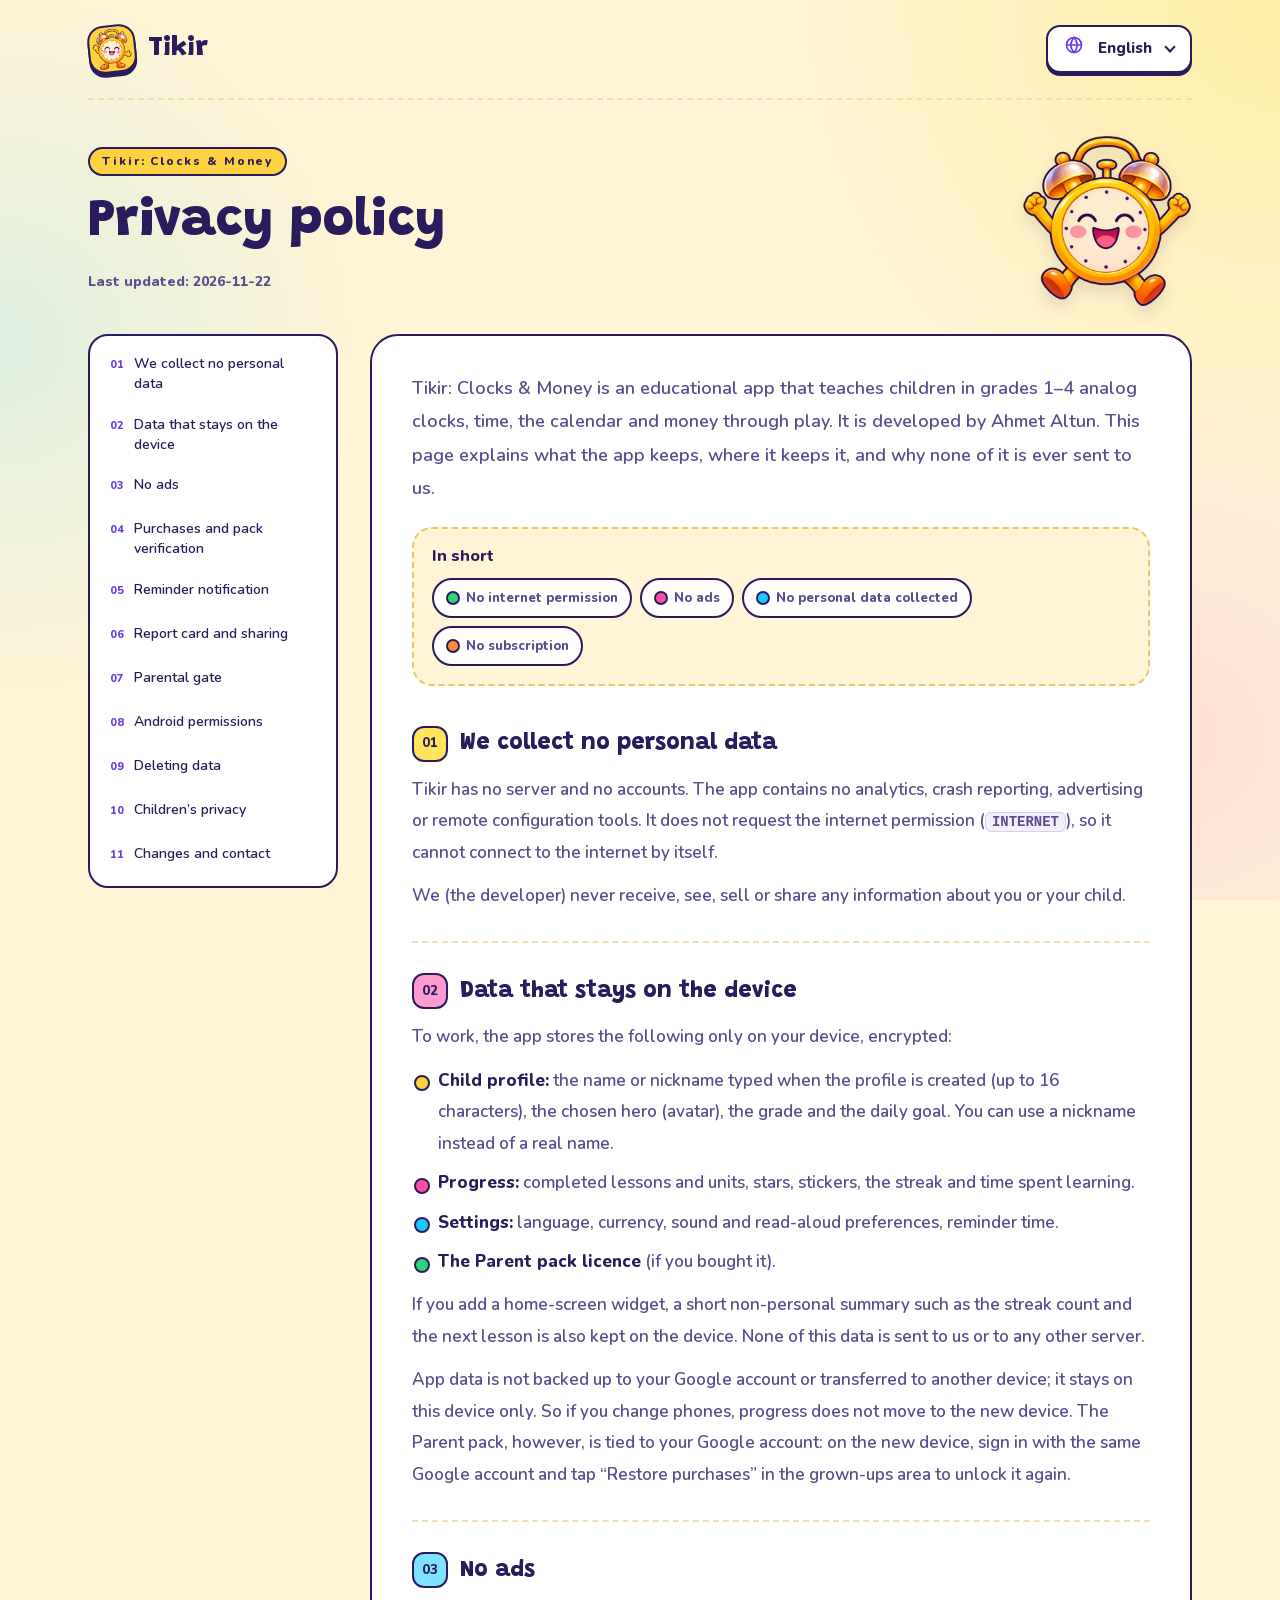
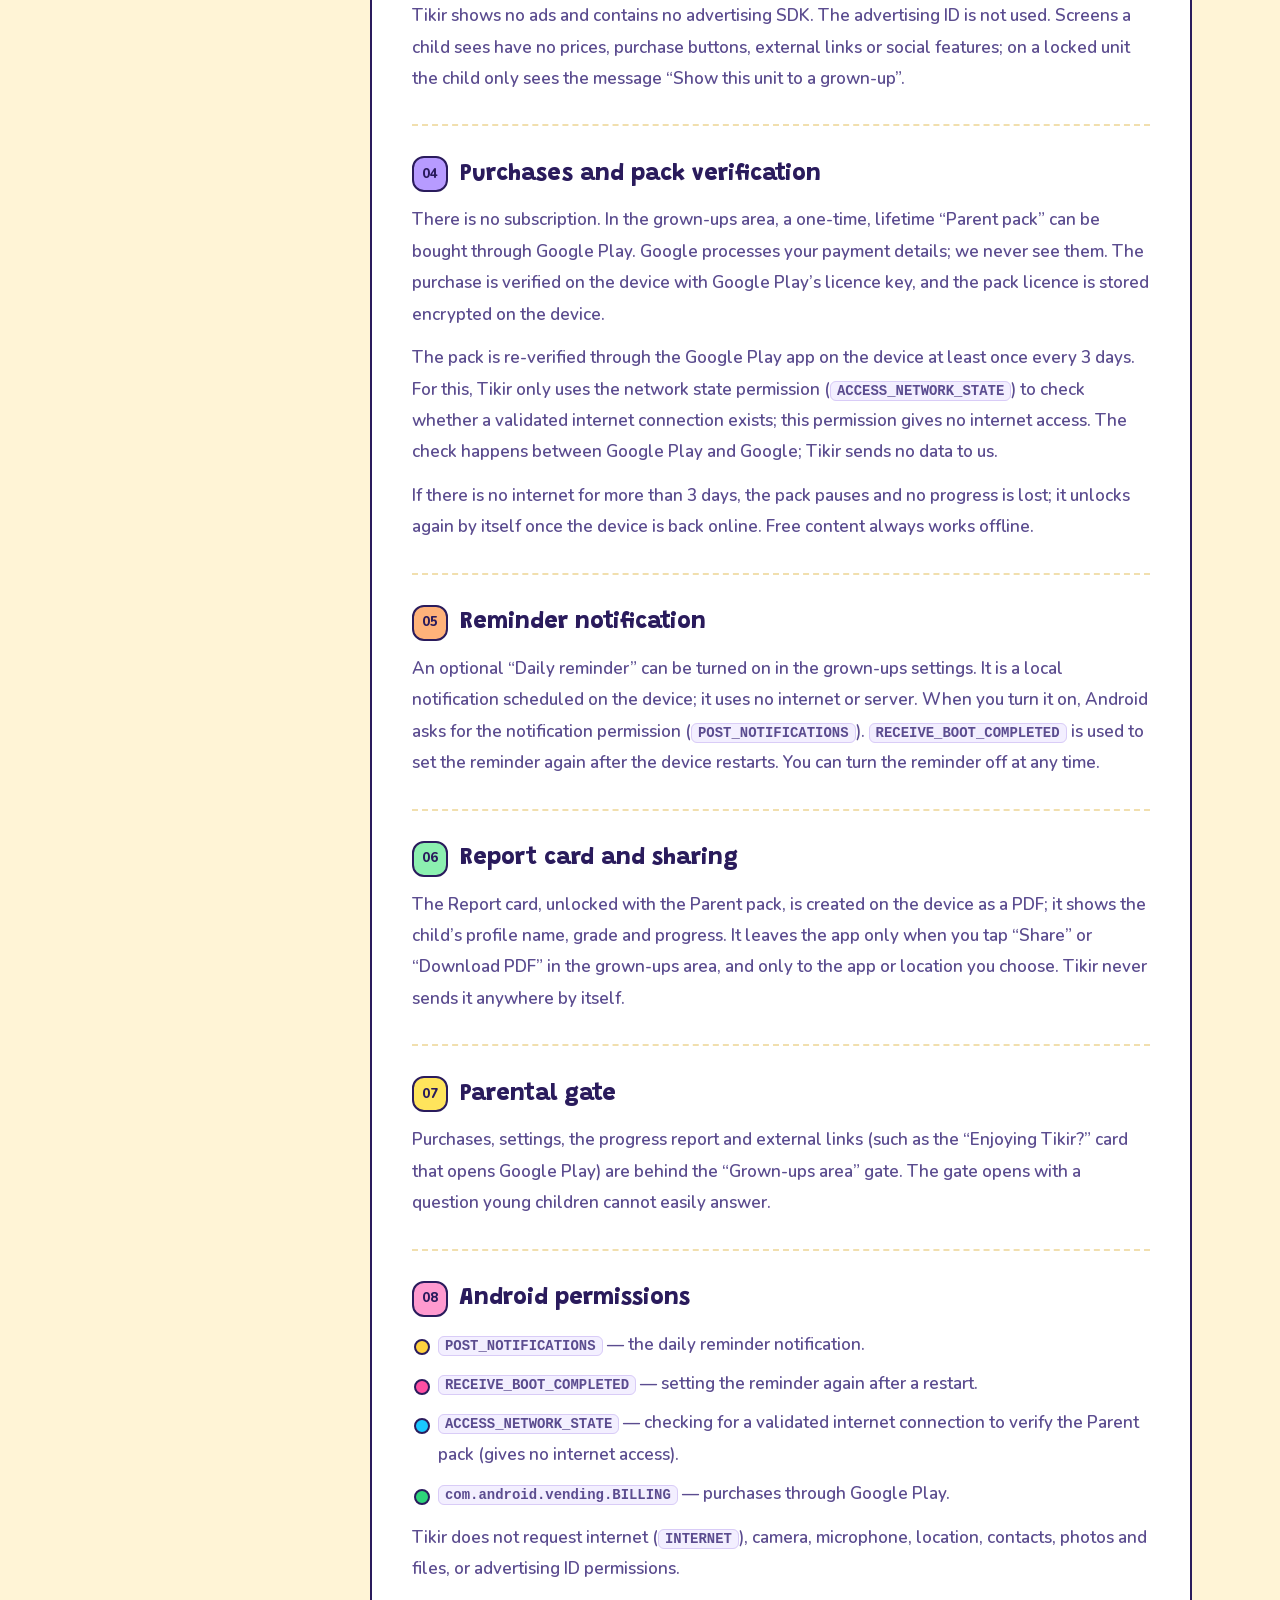
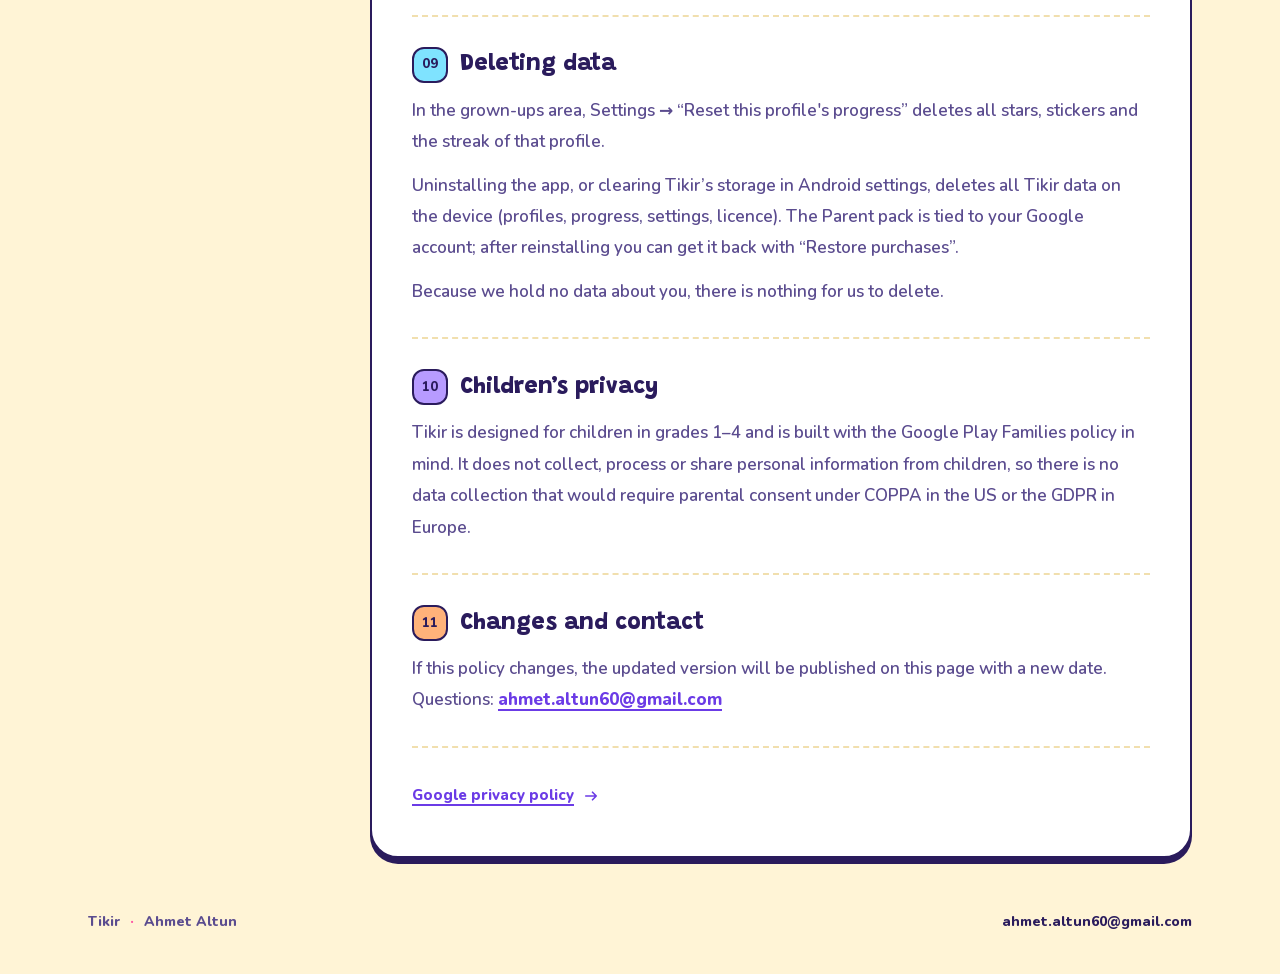
<file: en.html>
<!doctype html>
<html lang="en" dir="ltr">
<head>
  <meta charset="utf-8">
  <meta name="viewport" content="width=device-width,initial-scale=1">
  <meta name="theme-color" content="#FFD23F">
  <meta name="color-scheme" content="light only">
  <title>Tikir — Privacy policy</title>
  <link rel="icon" href="assets/wave.webp" type="image/webp">
  <link rel="stylesheet" href="assets/site.css">
</head>
<body>
<a class="skip-link" href="#main">Skip to content</a>
<div class="site-shell policy-shell">
  <header class="site-header"><a class="brand" href="index.html" lang="en"><span class="brand-mark"><img src="assets/wave.webp" alt="" width="512" height="512"></span><span>Tikir</span></a>
    <details class="language-picker"><summary><span class="picker-globe"><svg viewBox="0 0 24 24" fill="none" stroke="currentColor" stroke-width="2" aria-hidden="true"><circle cx="12" cy="12" r="9"/><path d="M3 12h18M12 3c2.5 2.6 3.7 5.6 3.7 9s-1.2 6.4-3.7 9c-2.5-2.6-3.7-5.6-3.7-9S9.5 5.6 12 3Z"/></svg></span><span class="visually-hidden-label">Language: </span><span lang="en">English</span><span class="picker-chevron" aria-hidden="true"></span></summary>
      <nav aria-label="Language">
        <a href="ar.html" lang="ar" dir="rtl">العربية</a>
        <a href="de.html" lang="de" dir="ltr">Deutsch</a>
        <a href="en.html" lang="en" dir="ltr" aria-current="page">English</a>
        <a href="es.html" lang="es" dir="ltr">Español</a>
        <a href="fr.html" lang="fr" dir="ltr">Français</a>
        <a href="ja.html" lang="ja" dir="ltr">日本語</a>
        <a href="ko.html" lang="ko" dir="ltr">한국어</a>
        <a href="pt.html" lang="pt" dir="ltr">Português (Brasil)</a>
        <a href="ru.html" lang="ru" dir="ltr">Русский</a>
        <a href="tr.html" lang="tr" dir="ltr">Türkçe</a>
      </nav>
    </details>
  </header>
  <main id="main" tabindex="-1">
    <div class="policy-hero">
      <div><p class="eyebrow">Tikir: Clocks &amp; Money</p><h1>Privacy policy</h1><p class="updated">Last updated: <time datetime="2026-11-22" dir="ltr">2026-11-22</time></p></div>
      <img src="assets/happy.webp" alt="" width="512" height="512">
    </div>
    <div class="policy-layout">
      <aside class="policy-sidebar"><nav aria-label="Contents">
        <a href="#s1"><span aria-hidden="true">01</span>We collect no personal data</a>
        <a href="#s2"><span aria-hidden="true">02</span>Data that stays on the device</a>
        <a href="#s3"><span aria-hidden="true">03</span>No ads</a>
        <a href="#s4"><span aria-hidden="true">04</span>Purchases and pack verification</a>
        <a href="#s5"><span aria-hidden="true">05</span>Reminder notification</a>
        <a href="#s6"><span aria-hidden="true">06</span>Report card and sharing</a>
        <a href="#s7"><span aria-hidden="true">07</span>Parental gate</a>
        <a href="#s8"><span aria-hidden="true">08</span>Android permissions</a>
        <a href="#s9"><span aria-hidden="true">09</span>Deleting data</a>
        <a href="#s10"><span aria-hidden="true">10</span>Children’s privacy</a>
        <a href="#s11"><span aria-hidden="true">11</span>Changes and contact</a>
      </nav></aside>
      <article class="policy-paper" aria-labelledby="policy-title">
        <h2 id="policy-title" class="visually-hidden">Privacy policy</h2>
        <p class="policy-intro">Tikir: Clocks &amp; Money is an educational app that teaches children in grades 1–4 analog clocks, time, the calendar and money through play. It is developed by Ahmet Altun. This page explains what the app keeps, where it keeps it, and why none of it is ever sent to us.</p>
        <div class="summary"><h2>In short</h2><ul class="promise"><li>No internet permission</li><li>No ads</li><li>No personal data collected</li><li>No subscription</li></ul></div>
      <section aria-labelledby="s1">
        <h2 class="section-title" id="s1"><span class="section-number" aria-hidden="true">01</span>We collect no personal data</h2>
        <p>Tikir has no server and no accounts. The app contains no analytics, crash reporting, advertising or remote configuration tools. It does not request the internet permission (<code>INTERNET</code>), so it cannot connect to the internet by itself.</p>
        <p>We (the developer) never receive, see, sell or share any information about you or your child.</p>
      </section>
      <section aria-labelledby="s2">
        <h2 class="section-title" id="s2"><span class="section-number" aria-hidden="true">02</span>Data that stays on the device</h2>
        <p>To work, the app stores the following only on your device, encrypted:</p>
        <ul class="facts">
          <li><strong>Child profile:</strong> the name or nickname typed when the profile is created (up to 16 characters), the chosen hero (avatar), the grade and the daily goal. You can use a nickname instead of a real name.</li>
          <li><strong>Progress:</strong> completed lessons and units, stars, stickers, the streak and time spent learning.</li>
          <li><strong>Settings:</strong> language, currency, sound and read-aloud preferences, reminder time.</li>
          <li><strong>The Parent pack licence</strong> (if you bought it).</li>
        </ul>
        <p>If you add a home-screen widget, a short non-personal summary such as the streak count and the next lesson is also kept on the device. None of this data is sent to us or to any other server.</p>
        <p>App data is not backed up to your Google account or transferred to another device; it stays on this device only. So if you change phones, progress does not move to the new device. The Parent pack, however, is tied to your Google account: on the new device, sign in with the same Google account and tap “Restore purchases” in the grown-ups area to unlock it again.</p>
      </section>
      <section aria-labelledby="s3">
        <h2 class="section-title" id="s3"><span class="section-number" aria-hidden="true">03</span>No ads</h2>
        <p>Tikir shows no ads and contains no advertising SDK. The advertising ID is not used. Screens a child sees have no prices, purchase buttons, external links or social features; on a locked unit the child only sees the message “Show this unit to a grown-up”.</p>
      </section>
      <section aria-labelledby="s4">
        <h2 class="section-title" id="s4"><span class="section-number" aria-hidden="true">04</span>Purchases and pack verification</h2>
        <p>There is no subscription. In the grown-ups area, a one-time, lifetime “Parent pack” can be bought through Google Play. Google processes your payment details; we never see them. The purchase is verified on the device with Google Play’s licence key, and the pack licence is stored encrypted on the device.</p>
        <p>The pack is re-verified through the Google Play app on the device at least once every 3 days. For this, Tikir only uses the network state permission (<code>ACCESS_NETWORK_STATE</code>) to check whether a validated internet connection exists; this permission gives no internet access. The check happens between Google Play and Google; Tikir sends no data to us.</p>
        <p>If there is no internet for more than 3 days, the pack pauses and no progress is lost; it unlocks again by itself once the device is back online. Free content always works offline.</p>
      </section>
      <section aria-labelledby="s5">
        <h2 class="section-title" id="s5"><span class="section-number" aria-hidden="true">05</span>Reminder notification</h2>
        <p>An optional “Daily reminder” can be turned on in the grown-ups settings. It is a local notification scheduled on the device; it uses no internet or server. When you turn it on, Android asks for the notification permission (<code>POST_NOTIFICATIONS</code>). <code>RECEIVE_BOOT_COMPLETED</code> is used to set the reminder again after the device restarts. You can turn the reminder off at any time.</p>
      </section>
      <section aria-labelledby="s6">
        <h2 class="section-title" id="s6"><span class="section-number" aria-hidden="true">06</span>Report card and sharing</h2>
        <p>The Report card, unlocked with the Parent pack, is created on the device as a PDF; it shows the child’s profile name, grade and progress. It leaves the app only when you tap “Share” or “Download PDF” in the grown-ups area, and only to the app or location you choose. Tikir never sends it anywhere by itself.</p>
      </section>
      <section aria-labelledby="s7">
        <h2 class="section-title" id="s7"><span class="section-number" aria-hidden="true">07</span>Parental gate</h2>
        <p>Purchases, settings, the progress report and external links (such as the “Enjoying Tikir?” card that opens Google Play) are behind the “Grown-ups area” gate. The gate opens with a question young children cannot easily answer.</p>
      </section>
      <section aria-labelledby="s8">
        <h2 class="section-title" id="s8"><span class="section-number" aria-hidden="true">08</span>Android permissions</h2>
        <ul class="facts">
          <li><code>POST_NOTIFICATIONS</code> — the daily reminder notification.</li>
          <li><code>RECEIVE_BOOT_COMPLETED</code> — setting the reminder again after a restart.</li>
          <li><code>ACCESS_NETWORK_STATE</code> — checking for a validated internet connection to verify the Parent pack (gives no internet access).</li>
          <li><code>com.android.vending.BILLING</code> — purchases through Google Play.</li>
        </ul>
        <p>Tikir does not request internet (<code>INTERNET</code>), camera, microphone, location, contacts, photos and files, or advertising ID permissions.</p>
      </section>
      <section aria-labelledby="s9">
        <h2 class="section-title" id="s9"><span class="section-number" aria-hidden="true">09</span>Deleting data</h2>
        <p>In the grown-ups area, Settings → “Reset this profile's progress” deletes all stars, stickers and the streak of that profile.</p>
        <p>Uninstalling the app, or clearing Tikir’s storage in Android settings, deletes all Tikir data on the device (profiles, progress, settings, licence). The Parent pack is tied to your Google account; after reinstalling you can get it back with “Restore purchases”.</p>
        <p>Because we hold no data about you, there is nothing for us to delete.</p>
      </section>
      <section aria-labelledby="s10">
        <h2 class="section-title" id="s10"><span class="section-number" aria-hidden="true">10</span>Children’s privacy</h2>
        <p>Tikir is designed for children in grades 1–4 and is built with the Google Play Families policy in mind. It does not collect, process or share personal information from children, so there is no data collection that would require parental consent under COPPA in the US or the GDPR in Europe.</p>
      </section>
      <section aria-labelledby="s11">
        <h2 class="section-title" id="s11"><span class="section-number" aria-hidden="true">11</span>Changes and contact</h2>
        <p>If this policy changes, the updated version will be published on this page with a new date. Questions: <a href="mailto:ahmet.altun60@gmail.com" dir="ltr">ahmet.altun60@gmail.com</a></p>
      </section>
        <div class="google-link"><a href="https://policies.google.com/privacy" hreflang="en">Google privacy policy<svg viewBox="0 0 24 24" fill="none" stroke="currentColor" stroke-width="2.2" stroke-linecap="round" stroke-linejoin="round" aria-hidden="true"><path d="M5 12h14m-5-5 5 5-5 5"/></svg></a></div>
      </article>
    </div>
  </main>
  <footer class="site-footer">
    <span class="footer-brand">Tikir <span aria-hidden="true">·</span> Ahmet Altun</span>
    <a href="mailto:ahmet.altun60@gmail.com" dir="ltr">ahmet.altun60@gmail.com</a>
  </footer>
</div>
</body>
</html>
</file>
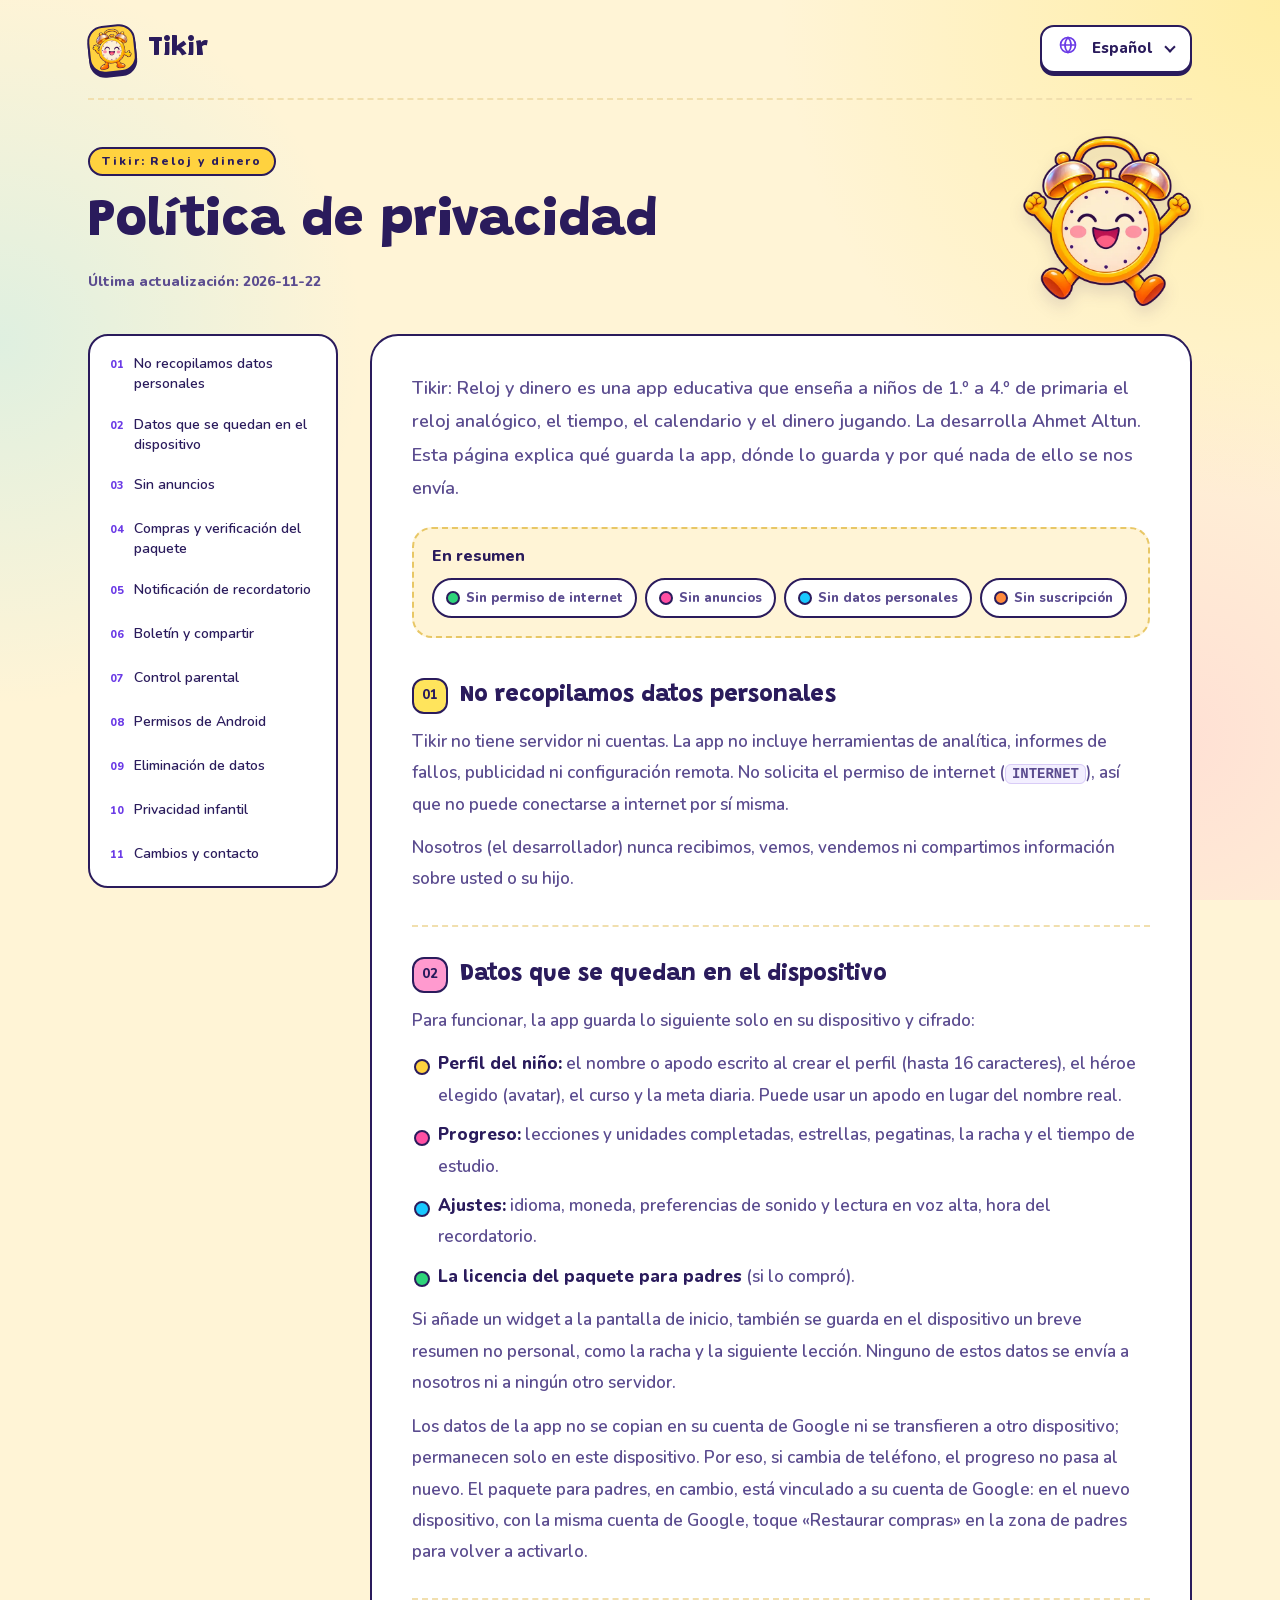
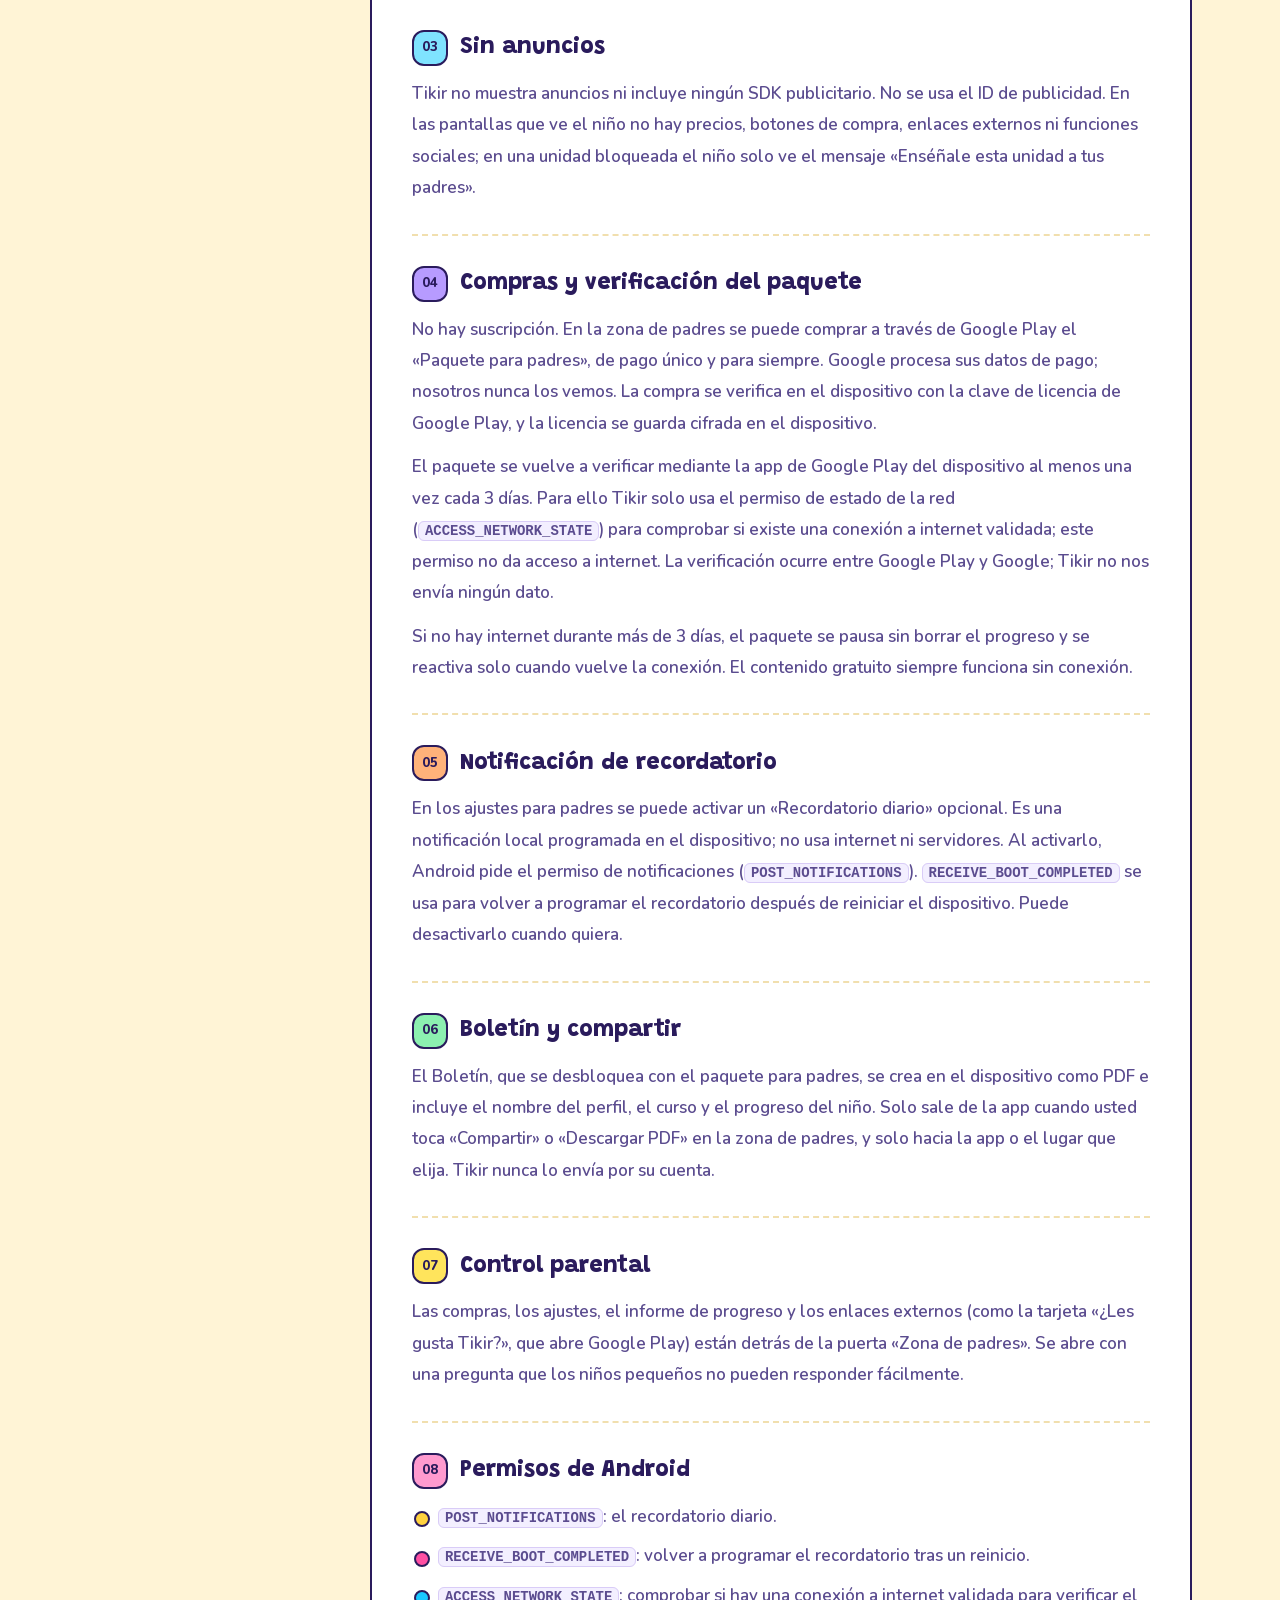
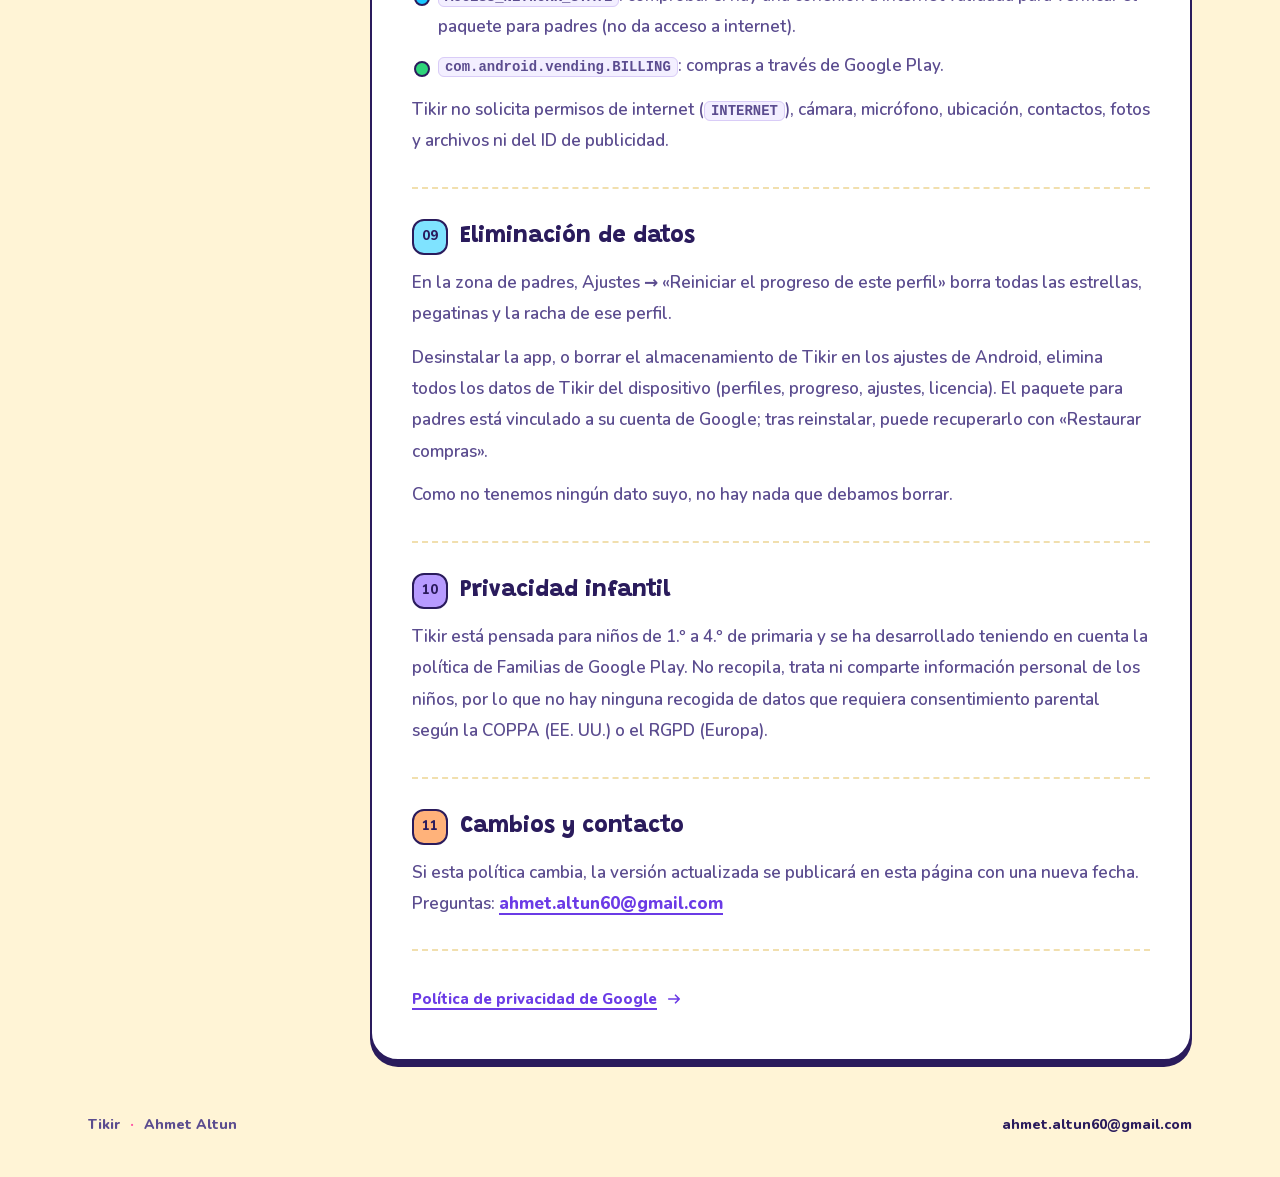
<file: es.html>
<!doctype html>
<html lang="es" dir="ltr">
<head>
  <meta charset="utf-8">
  <meta name="viewport" content="width=device-width,initial-scale=1">
  <meta name="theme-color" content="#FFD23F">
  <meta name="color-scheme" content="light only">
  <title>Tikir — Política de privacidad</title>
  <link rel="icon" href="assets/wave.webp" type="image/webp">
  <link rel="stylesheet" href="assets/site.css">
</head>
<body>
<a class="skip-link" href="#main">Saltar al contenido</a>
<div class="site-shell policy-shell">
  <header class="site-header"><a class="brand" href="index.html" lang="es"><span class="brand-mark"><img src="assets/wave.webp" alt="" width="512" height="512"></span><span>Tikir</span></a>
    <details class="language-picker"><summary><span class="picker-globe"><svg viewBox="0 0 24 24" fill="none" stroke="currentColor" stroke-width="2" aria-hidden="true"><circle cx="12" cy="12" r="9"/><path d="M3 12h18M12 3c2.5 2.6 3.7 5.6 3.7 9s-1.2 6.4-3.7 9c-2.5-2.6-3.7-5.6-3.7-9S9.5 5.6 12 3Z"/></svg></span><span class="visually-hidden-label">Idioma: </span><span lang="es">Español</span><span class="picker-chevron" aria-hidden="true"></span></summary>
      <nav aria-label="Idioma">
        <a href="ar.html" lang="ar" dir="rtl">العربية</a>
        <a href="de.html" lang="de" dir="ltr">Deutsch</a>
        <a href="en.html" lang="en" dir="ltr">English</a>
        <a href="es.html" lang="es" dir="ltr" aria-current="page">Español</a>
        <a href="fr.html" lang="fr" dir="ltr">Français</a>
        <a href="ja.html" lang="ja" dir="ltr">日本語</a>
        <a href="ko.html" lang="ko" dir="ltr">한국어</a>
        <a href="pt.html" lang="pt" dir="ltr">Português (Brasil)</a>
        <a href="ru.html" lang="ru" dir="ltr">Русский</a>
        <a href="tr.html" lang="tr" dir="ltr">Türkçe</a>
      </nav>
    </details>
  </header>
  <main id="main" tabindex="-1">
    <div class="policy-hero">
      <div><p class="eyebrow">Tikir: Reloj y dinero</p><h1>Política de privacidad</h1><p class="updated">Última actualización: <time datetime="2026-11-22" dir="ltr">2026-11-22</time></p></div>
      <img src="assets/happy.webp" alt="" width="512" height="512">
    </div>
    <div class="policy-layout">
      <aside class="policy-sidebar"><nav aria-label="Contenido">
        <a href="#s1"><span aria-hidden="true">01</span>No recopilamos datos personales</a>
        <a href="#s2"><span aria-hidden="true">02</span>Datos que se quedan en el dispositivo</a>
        <a href="#s3"><span aria-hidden="true">03</span>Sin anuncios</a>
        <a href="#s4"><span aria-hidden="true">04</span>Compras y verificación del paquete</a>
        <a href="#s5"><span aria-hidden="true">05</span>Notificación de recordatorio</a>
        <a href="#s6"><span aria-hidden="true">06</span>Boletín y compartir</a>
        <a href="#s7"><span aria-hidden="true">07</span>Control parental</a>
        <a href="#s8"><span aria-hidden="true">08</span>Permisos de Android</a>
        <a href="#s9"><span aria-hidden="true">09</span>Eliminación de datos</a>
        <a href="#s10"><span aria-hidden="true">10</span>Privacidad infantil</a>
        <a href="#s11"><span aria-hidden="true">11</span>Cambios y contacto</a>
      </nav></aside>
      <article class="policy-paper" aria-labelledby="policy-title">
        <h2 id="policy-title" class="visually-hidden">Política de privacidad</h2>
        <p class="policy-intro">Tikir: Reloj y dinero es una app educativa que enseña a niños de 1.º a 4.º de primaria el reloj analógico, el tiempo, el calendario y el dinero jugando. La desarrolla Ahmet Altun. Esta página explica qué guarda la app, dónde lo guarda y por qué nada de ello se nos envía.</p>
        <div class="summary"><h2>En resumen</h2><ul class="promise"><li>Sin permiso de internet</li><li>Sin anuncios</li><li>Sin datos personales</li><li>Sin suscripción</li></ul></div>
      <section aria-labelledby="s1">
        <h2 class="section-title" id="s1"><span class="section-number" aria-hidden="true">01</span>No recopilamos datos personales</h2>
        <p>Tikir no tiene servidor ni cuentas. La app no incluye herramientas de analítica, informes de fallos, publicidad ni configuración remota. No solicita el permiso de internet (<code>INTERNET</code>), así que no puede conectarse a internet por sí misma.</p>
        <p>Nosotros (el desarrollador) nunca recibimos, vemos, vendemos ni compartimos información sobre usted o su hijo.</p>
      </section>
      <section aria-labelledby="s2">
        <h2 class="section-title" id="s2"><span class="section-number" aria-hidden="true">02</span>Datos que se quedan en el dispositivo</h2>
        <p>Para funcionar, la app guarda lo siguiente solo en su dispositivo y cifrado:</p>
        <ul class="facts">
          <li><strong>Perfil del niño:</strong> el nombre o apodo escrito al crear el perfil (hasta 16 caracteres), el héroe elegido (avatar), el curso y la meta diaria. Puede usar un apodo en lugar del nombre real.</li>
          <li><strong>Progreso:</strong> lecciones y unidades completadas, estrellas, pegatinas, la racha y el tiempo de estudio.</li>
          <li><strong>Ajustes:</strong> idioma, moneda, preferencias de sonido y lectura en voz alta, hora del recordatorio.</li>
          <li><strong>La licencia del paquete para padres</strong> (si lo compró).</li>
        </ul>
        <p>Si añade un widget a la pantalla de inicio, también se guarda en el dispositivo un breve resumen no personal, como la racha y la siguiente lección. Ninguno de estos datos se envía a nosotros ni a ningún otro servidor.</p>
        <p>Los datos de la app no se copian en su cuenta de Google ni se transfieren a otro dispositivo; permanecen solo en este dispositivo. Por eso, si cambia de teléfono, el progreso no pasa al nuevo. El paquete para padres, en cambio, está vinculado a su cuenta de Google: en el nuevo dispositivo, con la misma cuenta de Google, toque «Restaurar compras» en la zona de padres para volver a activarlo.</p>
      </section>
      <section aria-labelledby="s3">
        <h2 class="section-title" id="s3"><span class="section-number" aria-hidden="true">03</span>Sin anuncios</h2>
        <p>Tikir no muestra anuncios ni incluye ningún SDK publicitario. No se usa el ID de publicidad. En las pantallas que ve el niño no hay precios, botones de compra, enlaces externos ni funciones sociales; en una unidad bloqueada el niño solo ve el mensaje «Enséñale esta unidad a tus padres».</p>
      </section>
      <section aria-labelledby="s4">
        <h2 class="section-title" id="s4"><span class="section-number" aria-hidden="true">04</span>Compras y verificación del paquete</h2>
        <p>No hay suscripción. En la zona de padres se puede comprar a través de Google Play el «Paquete para padres», de pago único y para siempre. Google procesa sus datos de pago; nosotros nunca los vemos. La compra se verifica en el dispositivo con la clave de licencia de Google Play, y la licencia se guarda cifrada en el dispositivo.</p>
        <p>El paquete se vuelve a verificar mediante la app de Google Play del dispositivo al menos una vez cada 3 días. Para ello Tikir solo usa el permiso de estado de la red (<code>ACCESS_NETWORK_STATE</code>) para comprobar si existe una conexión a internet validada; este permiso no da acceso a internet. La verificación ocurre entre Google Play y Google; Tikir no nos envía ningún dato.</p>
        <p>Si no hay internet durante más de 3 días, el paquete se pausa sin borrar el progreso y se reactiva solo cuando vuelve la conexión. El contenido gratuito siempre funciona sin conexión.</p>
      </section>
      <section aria-labelledby="s5">
        <h2 class="section-title" id="s5"><span class="section-number" aria-hidden="true">05</span>Notificación de recordatorio</h2>
        <p>En los ajustes para padres se puede activar un «Recordatorio diario» opcional. Es una notificación local programada en el dispositivo; no usa internet ni servidores. Al activarlo, Android pide el permiso de notificaciones (<code>POST_NOTIFICATIONS</code>). <code>RECEIVE_BOOT_COMPLETED</code> se usa para volver a programar el recordatorio después de reiniciar el dispositivo. Puede desactivarlo cuando quiera.</p>
      </section>
      <section aria-labelledby="s6">
        <h2 class="section-title" id="s6"><span class="section-number" aria-hidden="true">06</span>Boletín y compartir</h2>
        <p>El Boletín, que se desbloquea con el paquete para padres, se crea en el dispositivo como PDF e incluye el nombre del perfil, el curso y el progreso del niño. Solo sale de la app cuando usted toca «Compartir» o «Descargar PDF» en la zona de padres, y solo hacia la app o el lugar que elija. Tikir nunca lo envía por su cuenta.</p>
      </section>
      <section aria-labelledby="s7">
        <h2 class="section-title" id="s7"><span class="section-number" aria-hidden="true">07</span>Control parental</h2>
        <p>Las compras, los ajustes, el informe de progreso y los enlaces externos (como la tarjeta «¿Les gusta Tikir?», que abre Google Play) están detrás de la puerta «Zona de padres». Se abre con una pregunta que los niños pequeños no pueden responder fácilmente.</p>
      </section>
      <section aria-labelledby="s8">
        <h2 class="section-title" id="s8"><span class="section-number" aria-hidden="true">08</span>Permisos de Android</h2>
        <ul class="facts">
          <li><code>POST_NOTIFICATIONS</code>: el recordatorio diario.</li>
          <li><code>RECEIVE_BOOT_COMPLETED</code>: volver a programar el recordatorio tras un reinicio.</li>
          <li><code>ACCESS_NETWORK_STATE</code>: comprobar si hay una conexión a internet validada para verificar el paquete para padres (no da acceso a internet).</li>
          <li><code>com.android.vending.BILLING</code>: compras a través de Google Play.</li>
        </ul>
        <p>Tikir no solicita permisos de internet (<code>INTERNET</code>), cámara, micrófono, ubicación, contactos, fotos y archivos ni del ID de publicidad.</p>
      </section>
      <section aria-labelledby="s9">
        <h2 class="section-title" id="s9"><span class="section-number" aria-hidden="true">09</span>Eliminación de datos</h2>
        <p>En la zona de padres, Ajustes → «Reiniciar el progreso de este perfil» borra todas las estrellas, pegatinas y la racha de ese perfil.</p>
        <p>Desinstalar la app, o borrar el almacenamiento de Tikir en los ajustes de Android, elimina todos los datos de Tikir del dispositivo (perfiles, progreso, ajustes, licencia). El paquete para padres está vinculado a su cuenta de Google; tras reinstalar, puede recuperarlo con «Restaurar compras».</p>
        <p>Como no tenemos ningún dato suyo, no hay nada que debamos borrar.</p>
      </section>
      <section aria-labelledby="s10">
        <h2 class="section-title" id="s10"><span class="section-number" aria-hidden="true">10</span>Privacidad infantil</h2>
        <p>Tikir está pensada para niños de 1.º a 4.º de primaria y se ha desarrollado teniendo en cuenta la política de Familias de Google Play. No recopila, trata ni comparte información personal de los niños, por lo que no hay ninguna recogida de datos que requiera consentimiento parental según la COPPA (EE. UU.) o el RGPD (Europa).</p>
      </section>
      <section aria-labelledby="s11">
        <h2 class="section-title" id="s11"><span class="section-number" aria-hidden="true">11</span>Cambios y contacto</h2>
        <p>Si esta política cambia, la versión actualizada se publicará en esta página con una nueva fecha. Preguntas: <a href="mailto:ahmet.altun60@gmail.com" dir="ltr">ahmet.altun60@gmail.com</a></p>
      </section>
        <div class="google-link"><a href="https://policies.google.com/privacy" hreflang="es">Política de privacidad de Google<svg viewBox="0 0 24 24" fill="none" stroke="currentColor" stroke-width="2.2" stroke-linecap="round" stroke-linejoin="round" aria-hidden="true"><path d="M5 12h14m-5-5 5 5-5 5"/></svg></a></div>
      </article>
    </div>
  </main>
  <footer class="site-footer">
    <span class="footer-brand">Tikir <span aria-hidden="true">·</span> Ahmet Altun</span>
    <a href="mailto:ahmet.altun60@gmail.com" dir="ltr">ahmet.altun60@gmail.com</a>
  </footer>
</div>
</body>
</html>
</file>
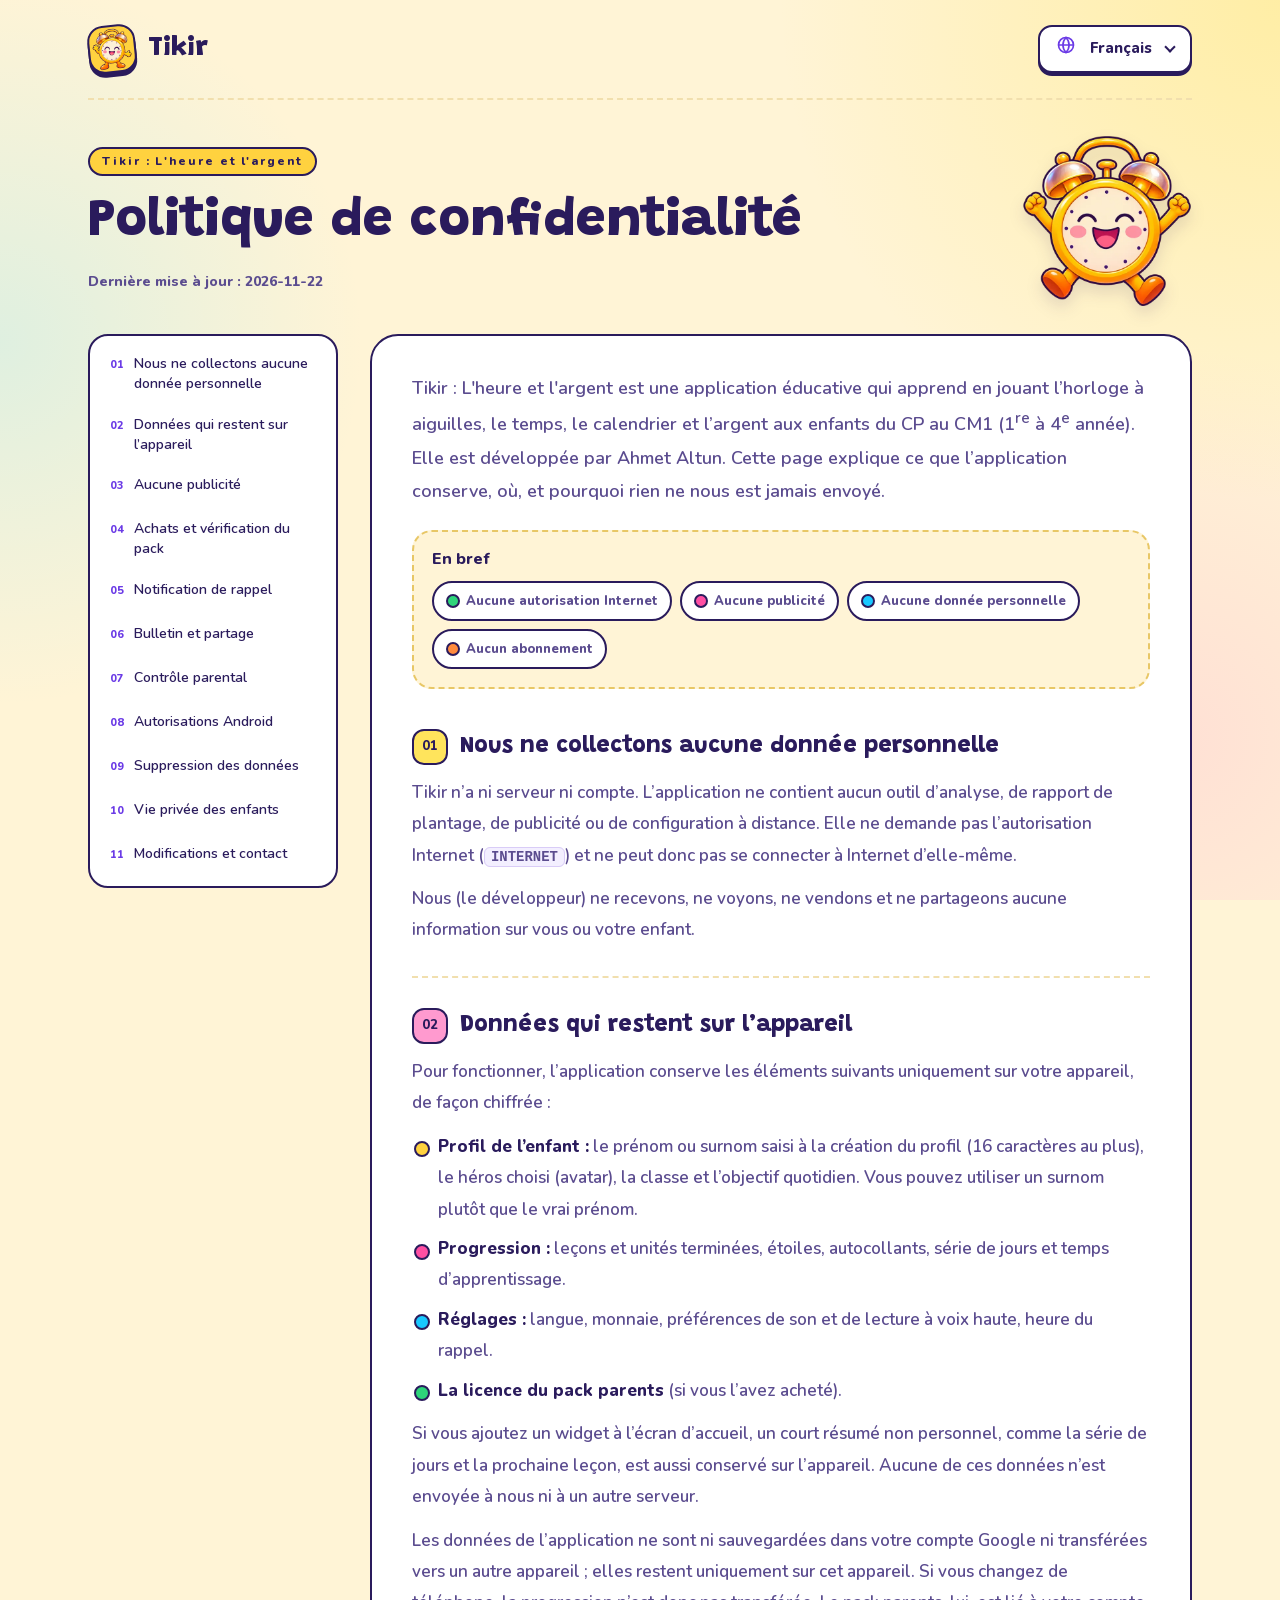
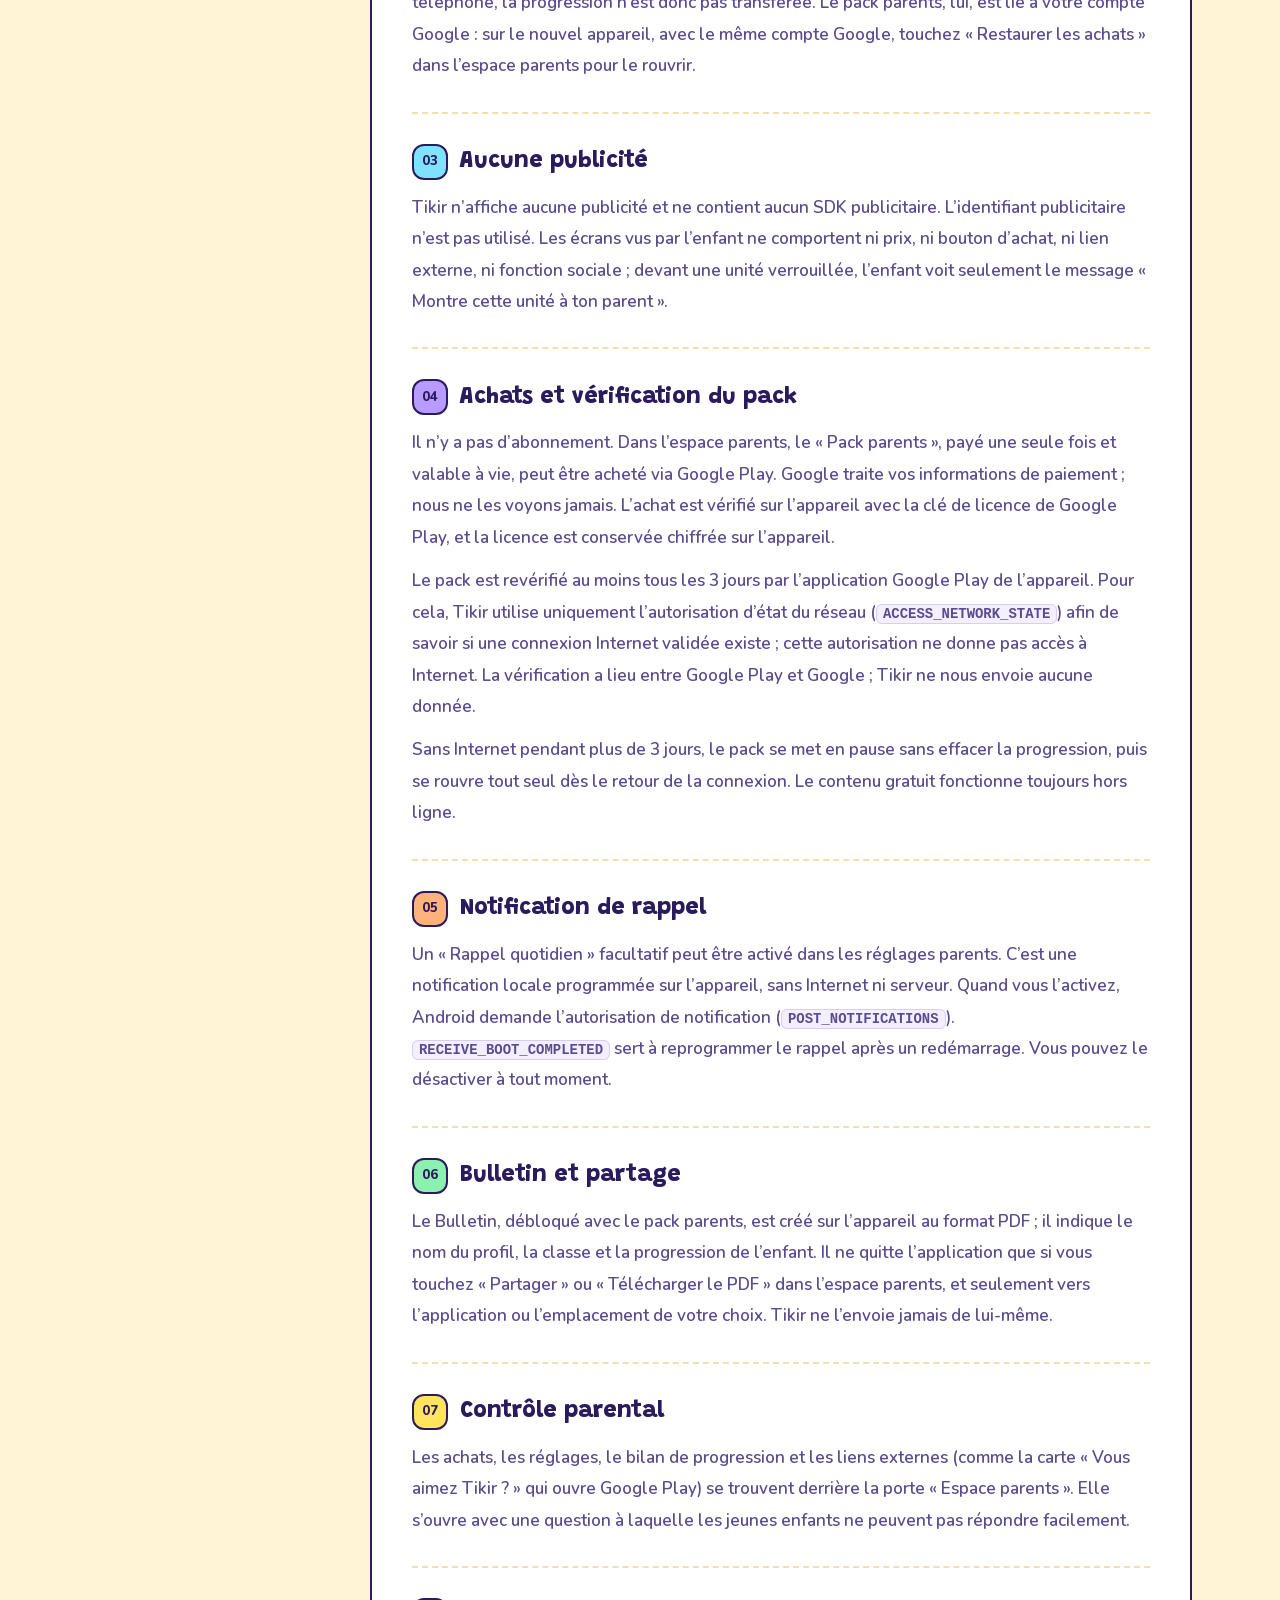
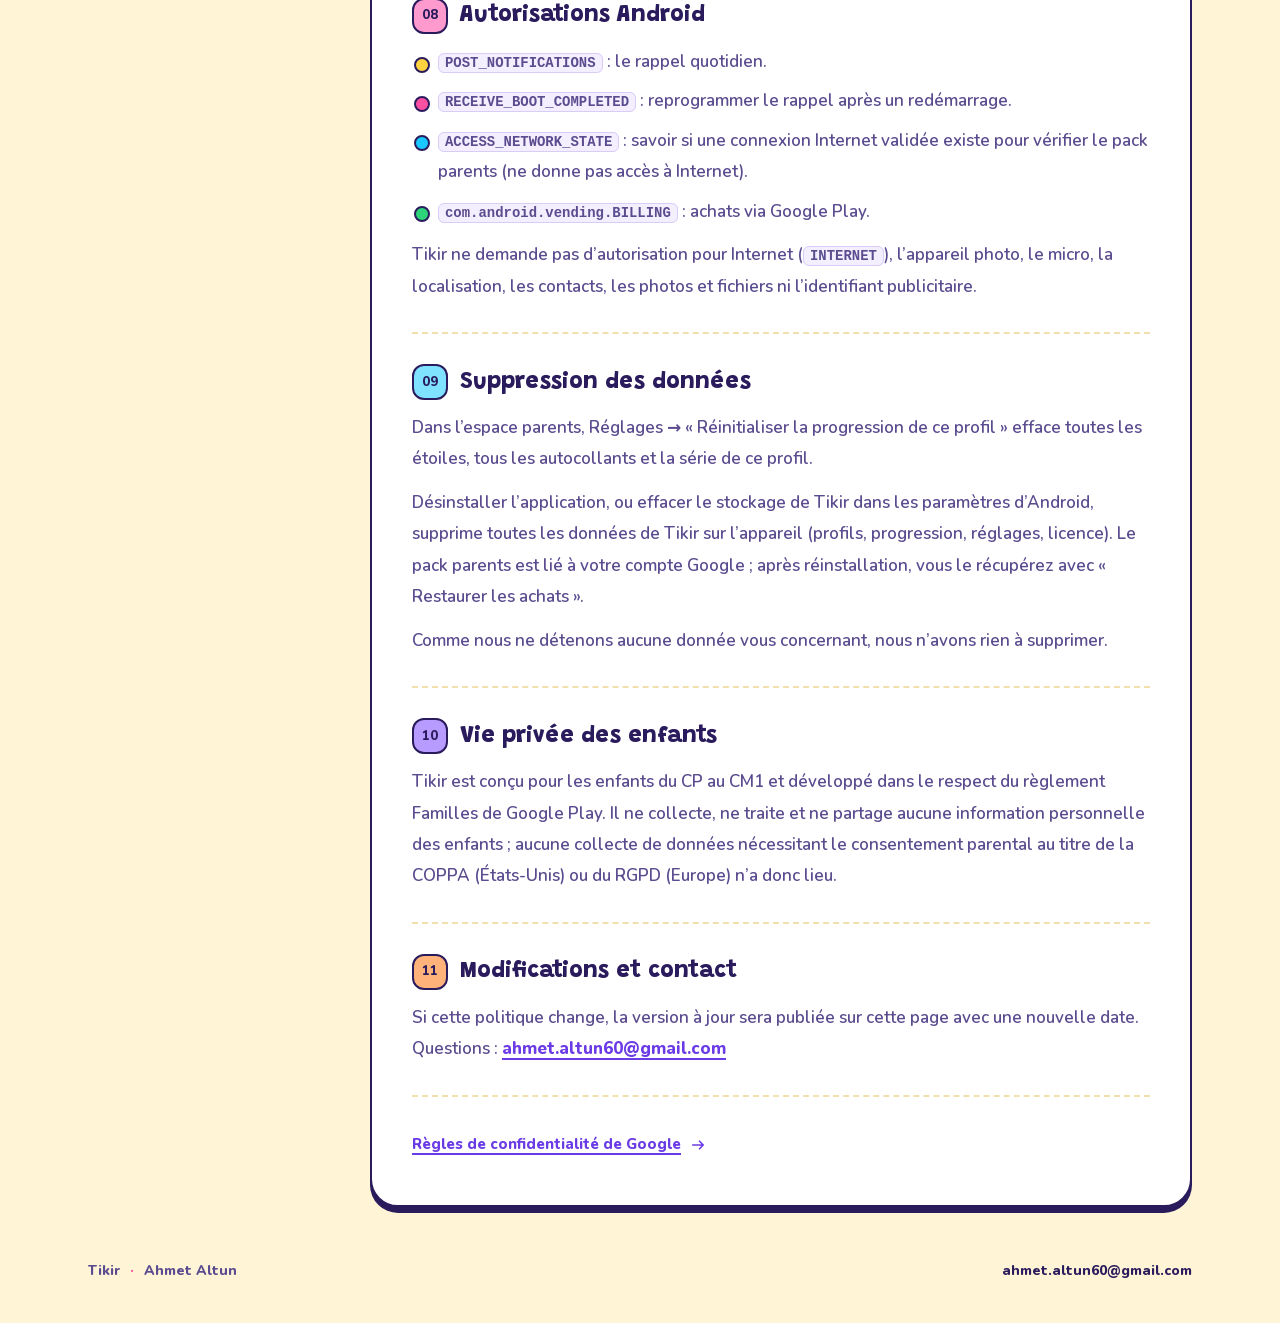
<file: fr.html>
<!doctype html>
<html lang="fr" dir="ltr">
<head>
  <meta charset="utf-8">
  <meta name="viewport" content="width=device-width,initial-scale=1">
  <meta name="theme-color" content="#FFD23F">
  <meta name="color-scheme" content="light only">
  <title>Tikir — Politique de confidentialité</title>
  <link rel="icon" href="assets/wave.webp" type="image/webp">
  <link rel="stylesheet" href="assets/site.css">
</head>
<body>
<a class="skip-link" href="#main">Aller au contenu</a>
<div class="site-shell policy-shell">
  <header class="site-header"><a class="brand" href="index.html" lang="fr"><span class="brand-mark"><img src="assets/wave.webp" alt="" width="512" height="512"></span><span>Tikir</span></a>
    <details class="language-picker"><summary><span class="picker-globe"><svg viewBox="0 0 24 24" fill="none" stroke="currentColor" stroke-width="2" aria-hidden="true"><circle cx="12" cy="12" r="9"/><path d="M3 12h18M12 3c2.5 2.6 3.7 5.6 3.7 9s-1.2 6.4-3.7 9c-2.5-2.6-3.7-5.6-3.7-9S9.5 5.6 12 3Z"/></svg></span><span class="visually-hidden-label">Langue: </span><span lang="fr">Français</span><span class="picker-chevron" aria-hidden="true"></span></summary>
      <nav aria-label="Langue">
        <a href="ar.html" lang="ar" dir="rtl">العربية</a>
        <a href="de.html" lang="de" dir="ltr">Deutsch</a>
        <a href="en.html" lang="en" dir="ltr">English</a>
        <a href="es.html" lang="es" dir="ltr">Español</a>
        <a href="fr.html" lang="fr" dir="ltr" aria-current="page">Français</a>
        <a href="ja.html" lang="ja" dir="ltr">日本語</a>
        <a href="ko.html" lang="ko" dir="ltr">한국어</a>
        <a href="pt.html" lang="pt" dir="ltr">Português (Brasil)</a>
        <a href="ru.html" lang="ru" dir="ltr">Русский</a>
        <a href="tr.html" lang="tr" dir="ltr">Türkçe</a>
      </nav>
    </details>
  </header>
  <main id="main" tabindex="-1">
    <div class="policy-hero">
      <div><p class="eyebrow">Tikir : L'heure et l'argent</p><h1>Politique de confidentialité</h1><p class="updated">Dernière mise à jour : <time datetime="2026-11-22" dir="ltr">2026-11-22</time></p></div>
      <img src="assets/happy.webp" alt="" width="512" height="512">
    </div>
    <div class="policy-layout">
      <aside class="policy-sidebar"><nav aria-label="Sommaire">
        <a href="#s1"><span aria-hidden="true">01</span>Nous ne collectons aucune donnée personnelle</a>
        <a href="#s2"><span aria-hidden="true">02</span>Données qui restent sur l’appareil</a>
        <a href="#s3"><span aria-hidden="true">03</span>Aucune publicité</a>
        <a href="#s4"><span aria-hidden="true">04</span>Achats et vérification du pack</a>
        <a href="#s5"><span aria-hidden="true">05</span>Notification de rappel</a>
        <a href="#s6"><span aria-hidden="true">06</span>Bulletin et partage</a>
        <a href="#s7"><span aria-hidden="true">07</span>Contrôle parental</a>
        <a href="#s8"><span aria-hidden="true">08</span>Autorisations Android</a>
        <a href="#s9"><span aria-hidden="true">09</span>Suppression des données</a>
        <a href="#s10"><span aria-hidden="true">10</span>Vie privée des enfants</a>
        <a href="#s11"><span aria-hidden="true">11</span>Modifications et contact</a>
      </nav></aside>
      <article class="policy-paper" aria-labelledby="policy-title">
        <h2 id="policy-title" class="visually-hidden">Politique de confidentialité</h2>
        <p class="policy-intro">Tikir : L'heure et l'argent est une application éducative qui apprend en jouant l’horloge à aiguilles, le temps, le calendrier et l’argent aux enfants du CP au CM1 (1<sup>re</sup> à 4<sup>e</sup> année). Elle est développée par Ahmet Altun. Cette page explique ce que l’application conserve, où, et pourquoi rien ne nous est jamais envoyé.</p>
        <div class="summary"><h2>En bref</h2><ul class="promise"><li>Aucune autorisation Internet</li><li>Aucune publicité</li><li>Aucune donnée personnelle</li><li>Aucun abonnement</li></ul></div>
      <section aria-labelledby="s1">
        <h2 class="section-title" id="s1"><span class="section-number" aria-hidden="true">01</span>Nous ne collectons aucune donnée personnelle</h2>
        <p>Tikir n’a ni serveur ni compte. L’application ne contient aucun outil d’analyse, de rapport de plantage, de publicité ou de configuration à distance. Elle ne demande pas l’autorisation Internet (<code>INTERNET</code>) et ne peut donc pas se connecter à Internet d’elle-même.</p>
        <p>Nous (le développeur) ne recevons, ne voyons, ne vendons et ne partageons aucune information sur vous ou votre enfant.</p>
      </section>
      <section aria-labelledby="s2">
        <h2 class="section-title" id="s2"><span class="section-number" aria-hidden="true">02</span>Données qui restent sur l’appareil</h2>
        <p>Pour fonctionner, l’application conserve les éléments suivants uniquement sur votre appareil, de façon chiffrée :</p>
        <ul class="facts">
          <li><strong>Profil de l’enfant :</strong> le prénom ou surnom saisi à la création du profil (16 caractères au plus), le héros choisi (avatar), la classe et l’objectif quotidien. Vous pouvez utiliser un surnom plutôt que le vrai prénom.</li>
          <li><strong>Progression :</strong> leçons et unités terminées, étoiles, autocollants, série de jours et temps d’apprentissage.</li>
          <li><strong>Réglages :</strong> langue, monnaie, préférences de son et de lecture à voix haute, heure du rappel.</li>
          <li><strong>La licence du pack parents</strong> (si vous l’avez acheté).</li>
        </ul>
        <p>Si vous ajoutez un widget à l’écran d’accueil, un court résumé non personnel, comme la série de jours et la prochaine leçon, est aussi conservé sur l’appareil. Aucune de ces données n’est envoyée à nous ni à un autre serveur.</p>
        <p>Les données de l’application ne sont ni sauvegardées dans votre compte Google ni transférées vers un autre appareil ; elles restent uniquement sur cet appareil. Si vous changez de téléphone, la progression n’est donc pas transférée. Le pack parents, lui, est lié à votre compte Google : sur le nouvel appareil, avec le même compte Google, touchez « Restaurer les achats » dans l’espace parents pour le rouvrir.</p>
      </section>
      <section aria-labelledby="s3">
        <h2 class="section-title" id="s3"><span class="section-number" aria-hidden="true">03</span>Aucune publicité</h2>
        <p>Tikir n’affiche aucune publicité et ne contient aucun SDK publicitaire. L’identifiant publicitaire n’est pas utilisé. Les écrans vus par l’enfant ne comportent ni prix, ni bouton d’achat, ni lien externe, ni fonction sociale ; devant une unité verrouillée, l’enfant voit seulement le message « Montre cette unité à ton parent ».</p>
      </section>
      <section aria-labelledby="s4">
        <h2 class="section-title" id="s4"><span class="section-number" aria-hidden="true">04</span>Achats et vérification du pack</h2>
        <p>Il n’y a pas d’abonnement. Dans l’espace parents, le « Pack parents », payé une seule fois et valable à vie, peut être acheté via Google Play. Google traite vos informations de paiement ; nous ne les voyons jamais. L’achat est vérifié sur l’appareil avec la clé de licence de Google Play, et la licence est conservée chiffrée sur l’appareil.</p>
        <p>Le pack est revérifié au moins tous les 3 jours par l’application Google Play de l’appareil. Pour cela, Tikir utilise uniquement l’autorisation d’état du réseau (<code>ACCESS_NETWORK_STATE</code>) afin de savoir si une connexion Internet validée existe ; cette autorisation ne donne pas accès à Internet. La vérification a lieu entre Google Play et Google ; Tikir ne nous envoie aucune donnée.</p>
        <p>Sans Internet pendant plus de 3 jours, le pack se met en pause sans effacer la progression, puis se rouvre tout seul dès le retour de la connexion. Le contenu gratuit fonctionne toujours hors ligne.</p>
      </section>
      <section aria-labelledby="s5">
        <h2 class="section-title" id="s5"><span class="section-number" aria-hidden="true">05</span>Notification de rappel</h2>
        <p>Un « Rappel quotidien » facultatif peut être activé dans les réglages parents. C’est une notification locale programmée sur l’appareil, sans Internet ni serveur. Quand vous l’activez, Android demande l’autorisation de notification (<code>POST_NOTIFICATIONS</code>). <code>RECEIVE_BOOT_COMPLETED</code> sert à reprogrammer le rappel après un redémarrage. Vous pouvez le désactiver à tout moment.</p>
      </section>
      <section aria-labelledby="s6">
        <h2 class="section-title" id="s6"><span class="section-number" aria-hidden="true">06</span>Bulletin et partage</h2>
        <p>Le Bulletin, débloqué avec le pack parents, est créé sur l’appareil au format PDF ; il indique le nom du profil, la classe et la progression de l’enfant. Il ne quitte l’application que si vous touchez « Partager » ou « Télécharger le PDF » dans l’espace parents, et seulement vers l’application ou l’emplacement de votre choix. Tikir ne l’envoie jamais de lui-même.</p>
      </section>
      <section aria-labelledby="s7">
        <h2 class="section-title" id="s7"><span class="section-number" aria-hidden="true">07</span>Contrôle parental</h2>
        <p>Les achats, les réglages, le bilan de progression et les liens externes (comme la carte « Vous aimez Tikir ? » qui ouvre Google Play) se trouvent derrière la porte « Espace parents ». Elle s’ouvre avec une question à laquelle les jeunes enfants ne peuvent pas répondre facilement.</p>
      </section>
      <section aria-labelledby="s8">
        <h2 class="section-title" id="s8"><span class="section-number" aria-hidden="true">08</span>Autorisations Android</h2>
        <ul class="facts">
          <li><code>POST_NOTIFICATIONS</code> : le rappel quotidien.</li>
          <li><code>RECEIVE_BOOT_COMPLETED</code> : reprogrammer le rappel après un redémarrage.</li>
          <li><code>ACCESS_NETWORK_STATE</code> : savoir si une connexion Internet validée existe pour vérifier le pack parents (ne donne pas accès à Internet).</li>
          <li><code>com.android.vending.BILLING</code> : achats via Google Play.</li>
        </ul>
        <p>Tikir ne demande pas d’autorisation pour Internet (<code>INTERNET</code>), l’appareil photo, le micro, la localisation, les contacts, les photos et fichiers ni l’identifiant publicitaire.</p>
      </section>
      <section aria-labelledby="s9">
        <h2 class="section-title" id="s9"><span class="section-number" aria-hidden="true">09</span>Suppression des données</h2>
        <p>Dans l’espace parents, Réglages → « Réinitialiser la progression de ce profil » efface toutes les étoiles, tous les autocollants et la série de ce profil.</p>
        <p>Désinstaller l’application, ou effacer le stockage de Tikir dans les paramètres d’Android, supprime toutes les données de Tikir sur l’appareil (profils, progression, réglages, licence). Le pack parents est lié à votre compte Google ; après réinstallation, vous le récupérez avec « Restaurer les achats ».</p>
        <p>Comme nous ne détenons aucune donnée vous concernant, nous n’avons rien à supprimer.</p>
      </section>
      <section aria-labelledby="s10">
        <h2 class="section-title" id="s10"><span class="section-number" aria-hidden="true">10</span>Vie privée des enfants</h2>
        <p>Tikir est conçu pour les enfants du CP au CM1 et développé dans le respect du règlement Familles de Google Play. Il ne collecte, ne traite et ne partage aucune information personnelle des enfants ; aucune collecte de données nécessitant le consentement parental au titre de la COPPA (États-Unis) ou du RGPD (Europe) n’a donc lieu.</p>
      </section>
      <section aria-labelledby="s11">
        <h2 class="section-title" id="s11"><span class="section-number" aria-hidden="true">11</span>Modifications et contact</h2>
        <p>Si cette politique change, la version à jour sera publiée sur cette page avec une nouvelle date. Questions : <a href="mailto:ahmet.altun60@gmail.com" dir="ltr">ahmet.altun60@gmail.com</a></p>
      </section>
        <div class="google-link"><a href="https://policies.google.com/privacy" hreflang="fr">Règles de confidentialité de Google<svg viewBox="0 0 24 24" fill="none" stroke="currentColor" stroke-width="2.2" stroke-linecap="round" stroke-linejoin="round" aria-hidden="true"><path d="M5 12h14m-5-5 5 5-5 5"/></svg></a></div>
      </article>
    </div>
  </main>
  <footer class="site-footer">
    <span class="footer-brand">Tikir <span aria-hidden="true">·</span> Ahmet Altun</span>
    <a href="mailto:ahmet.altun60@gmail.com" dir="ltr">ahmet.altun60@gmail.com</a>
  </footer>
</div>
</body>
</html>
</file>
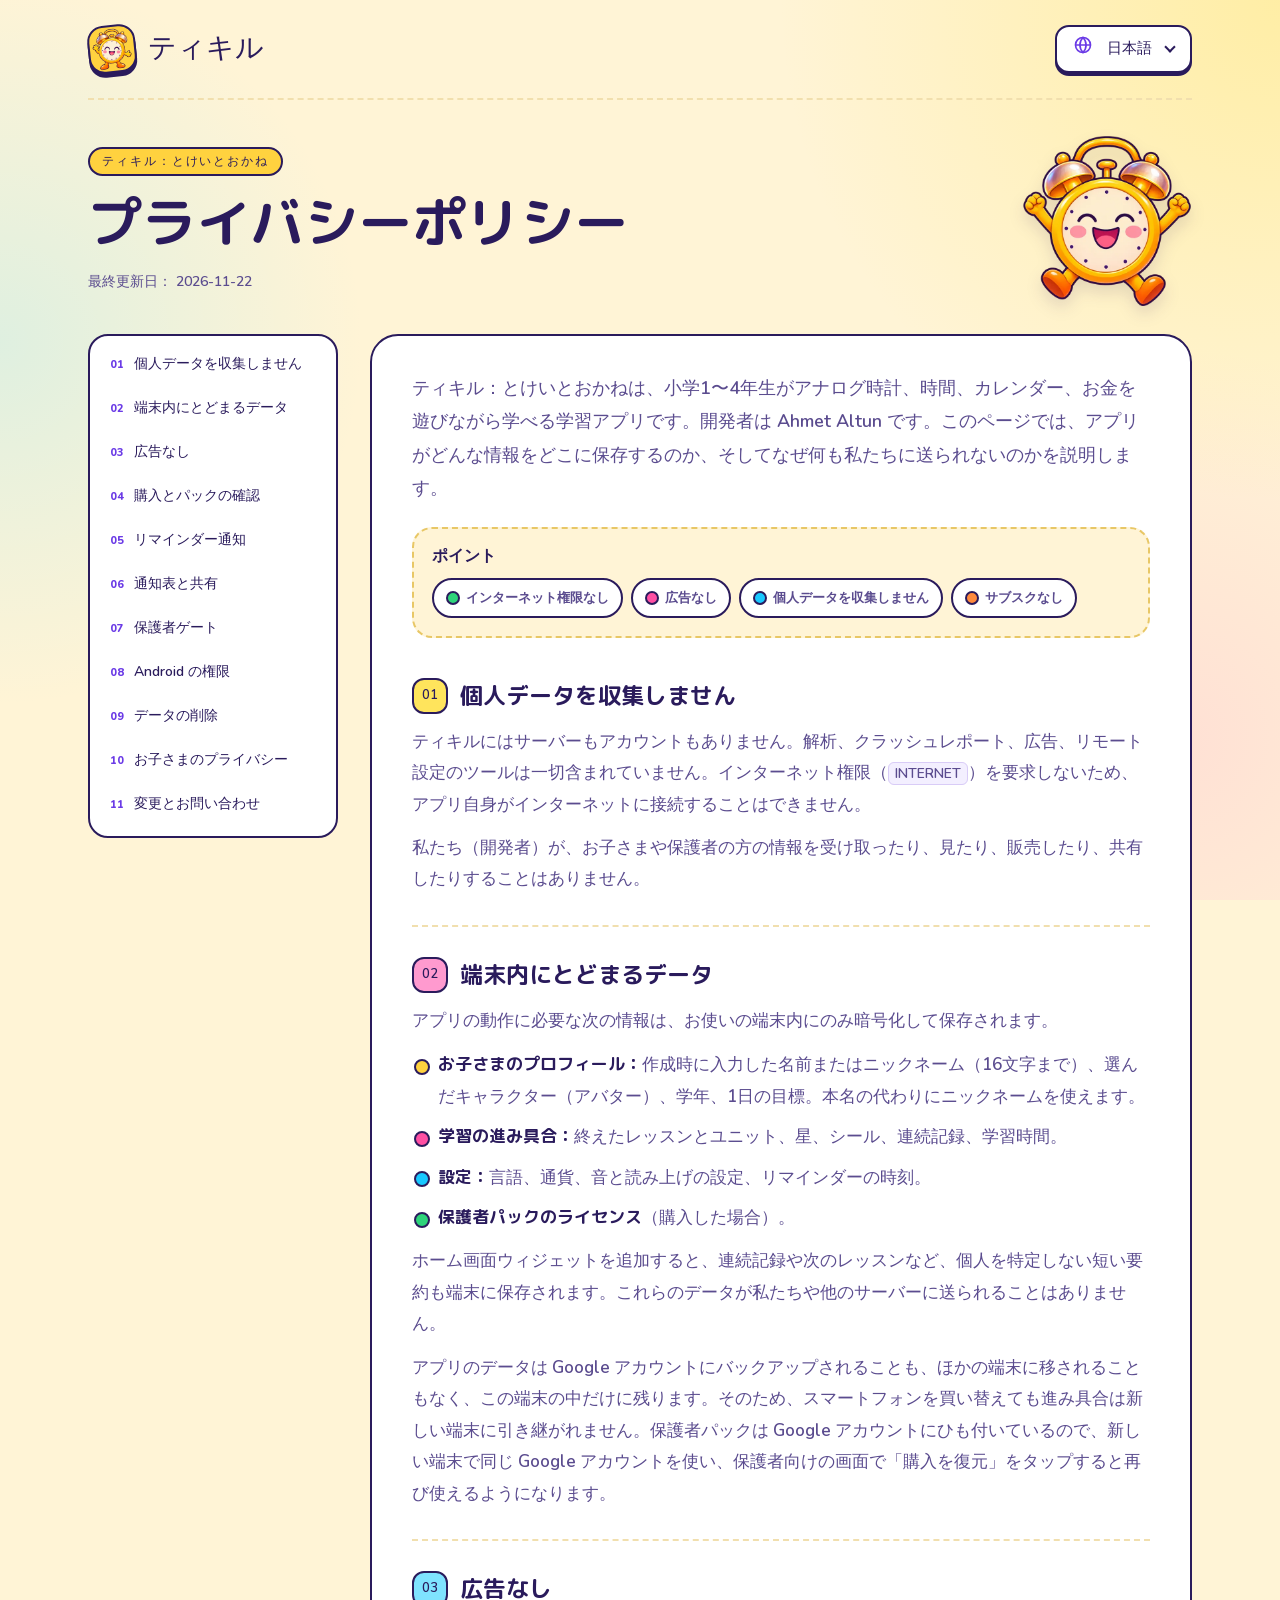
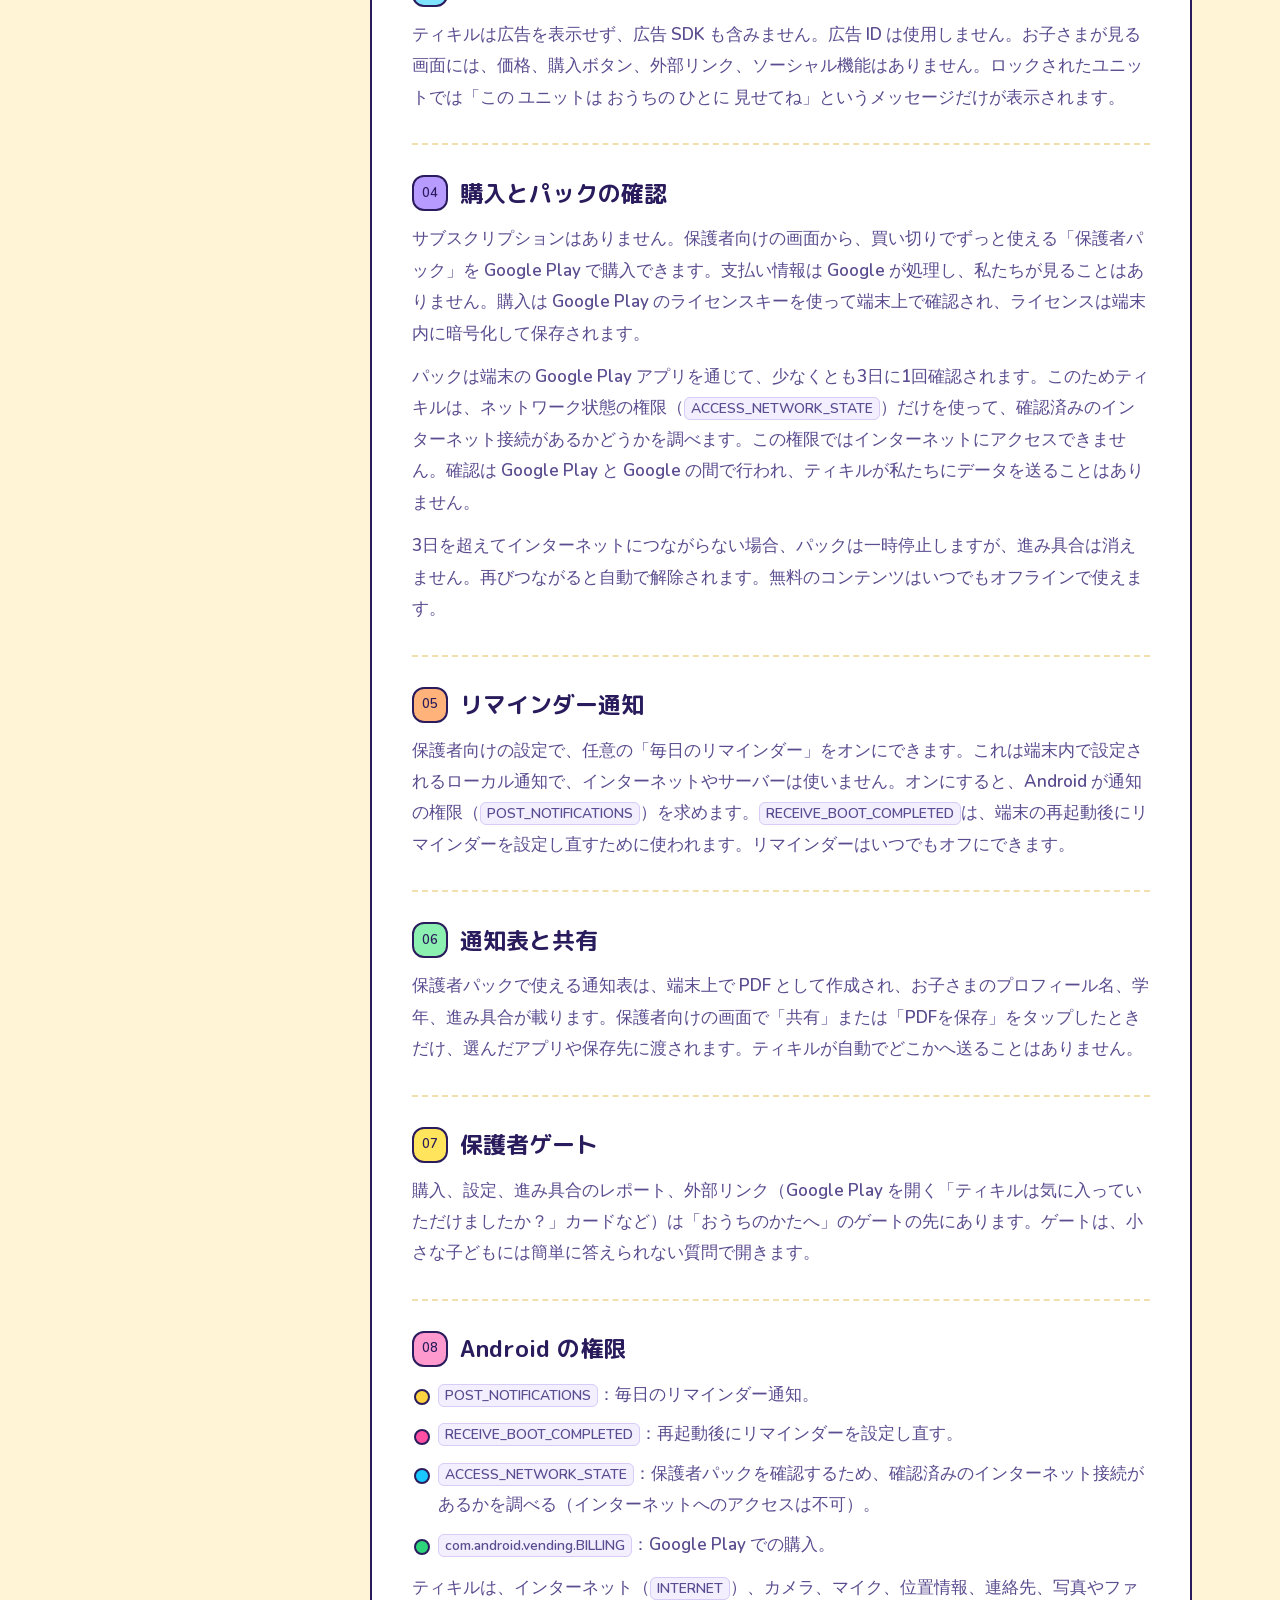
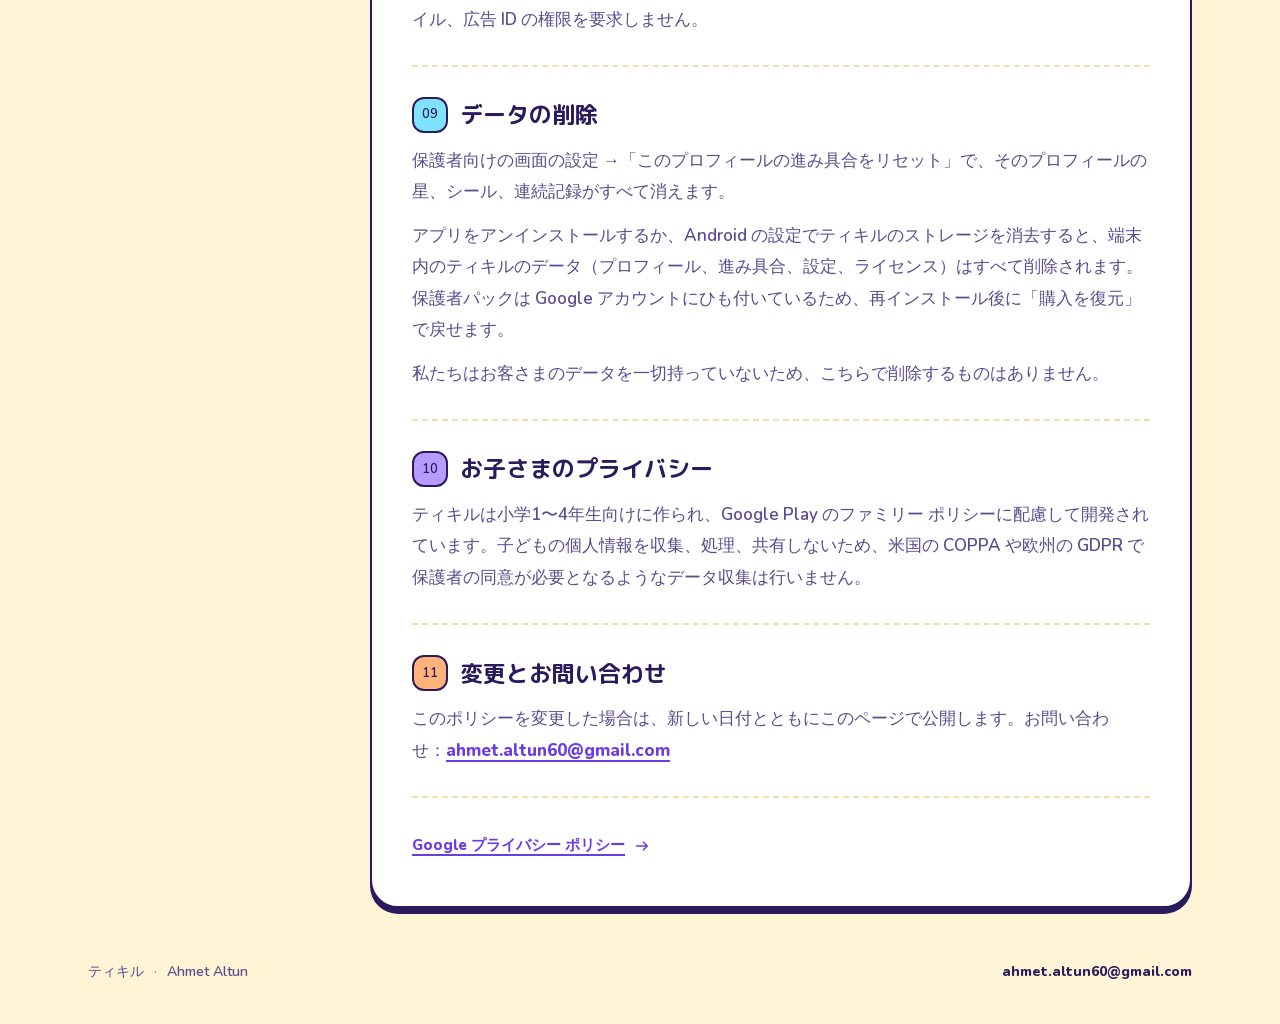
<file: ja.html>
<!doctype html>
<html lang="ja" dir="ltr">
<head>
  <meta charset="utf-8">
  <meta name="viewport" content="width=device-width,initial-scale=1">
  <meta name="theme-color" content="#FFD23F">
  <meta name="color-scheme" content="light only">
  <title>ティキル — プライバシーポリシー</title>
  <link rel="icon" href="assets/wave.webp" type="image/webp">
  <link rel="stylesheet" href="assets/site.css">
</head>
<body>
<a class="skip-link" href="#main">本文へ移動</a>
<div class="site-shell policy-shell">
  <header class="site-header"><a class="brand" href="index.html" lang="ja"><span class="brand-mark"><img src="assets/wave.webp" alt="" width="512" height="512"></span><span>ティキル</span></a>
    <details class="language-picker"><summary><span class="picker-globe"><svg viewBox="0 0 24 24" fill="none" stroke="currentColor" stroke-width="2" aria-hidden="true"><circle cx="12" cy="12" r="9"/><path d="M3 12h18M12 3c2.5 2.6 3.7 5.6 3.7 9s-1.2 6.4-3.7 9c-2.5-2.6-3.7-5.6-3.7-9S9.5 5.6 12 3Z"/></svg></span><span class="visually-hidden-label">言語: </span><span lang="ja">日本語</span><span class="picker-chevron" aria-hidden="true"></span></summary>
      <nav aria-label="言語">
        <a href="ar.html" lang="ar" dir="rtl">العربية</a>
        <a href="de.html" lang="de" dir="ltr">Deutsch</a>
        <a href="en.html" lang="en" dir="ltr">English</a>
        <a href="es.html" lang="es" dir="ltr">Español</a>
        <a href="fr.html" lang="fr" dir="ltr">Français</a>
        <a href="ja.html" lang="ja" dir="ltr" aria-current="page">日本語</a>
        <a href="ko.html" lang="ko" dir="ltr">한국어</a>
        <a href="pt.html" lang="pt" dir="ltr">Português (Brasil)</a>
        <a href="ru.html" lang="ru" dir="ltr">Русский</a>
        <a href="tr.html" lang="tr" dir="ltr">Türkçe</a>
      </nav>
    </details>
  </header>
  <main id="main" tabindex="-1">
    <div class="policy-hero">
      <div><p class="eyebrow">ティキル：とけいとおかね</p><h1>プライバシーポリシー</h1><p class="updated">最終更新日： <time datetime="2026-11-22" dir="ltr">2026-11-22</time></p></div>
      <img src="assets/happy.webp" alt="" width="512" height="512">
    </div>
    <div class="policy-layout">
      <aside class="policy-sidebar"><nav aria-label="目次">
        <a href="#s1"><span aria-hidden="true">01</span>個人データを収集しません</a>
        <a href="#s2"><span aria-hidden="true">02</span>端末内にとどまるデータ</a>
        <a href="#s3"><span aria-hidden="true">03</span>広告なし</a>
        <a href="#s4"><span aria-hidden="true">04</span>購入とパックの確認</a>
        <a href="#s5"><span aria-hidden="true">05</span>リマインダー通知</a>
        <a href="#s6"><span aria-hidden="true">06</span>通知表と共有</a>
        <a href="#s7"><span aria-hidden="true">07</span>保護者ゲート</a>
        <a href="#s8"><span aria-hidden="true">08</span>Android の権限</a>
        <a href="#s9"><span aria-hidden="true">09</span>データの削除</a>
        <a href="#s10"><span aria-hidden="true">10</span>お子さまのプライバシー</a>
        <a href="#s11"><span aria-hidden="true">11</span>変更とお問い合わせ</a>
      </nav></aside>
      <article class="policy-paper" aria-labelledby="policy-title">
        <h2 id="policy-title" class="visually-hidden">プライバシーポリシー</h2>
        <p class="policy-intro">ティキル：とけいとおかねは、小学1〜4年生がアナログ時計、時間、カレンダー、お金を遊びながら学べる学習アプリです。開発者は Ahmet Altun です。このページでは、アプリがどんな情報をどこに保存するのか、そしてなぜ何も私たちに送られないのかを説明します。</p>
        <div class="summary"><h2>ポイント</h2><ul class="promise"><li>インターネット権限なし</li><li>広告なし</li><li>個人データを収集しません</li><li>サブスクなし</li></ul></div>
      <section aria-labelledby="s1">
        <h2 class="section-title" id="s1"><span class="section-number" aria-hidden="true">01</span>個人データを収集しません</h2>
        <p>ティキルにはサーバーもアカウントもありません。解析、クラッシュレポート、広告、リモート設定のツールは一切含まれていません。インターネット権限（<code>INTERNET</code>）を要求しないため、アプリ自身がインターネットに接続することはできません。</p>
        <p>私たち（開発者）が、お子さまや保護者の方の情報を受け取ったり、見たり、販売したり、共有したりすることはありません。</p>
      </section>
      <section aria-labelledby="s2">
        <h2 class="section-title" id="s2"><span class="section-number" aria-hidden="true">02</span>端末内にとどまるデータ</h2>
        <p>アプリの動作に必要な次の情報は、お使いの端末内にのみ暗号化して保存されます。</p>
        <ul class="facts">
          <li><strong>お子さまのプロフィール：</strong>作成時に入力した名前またはニックネーム（16文字まで）、選んだキャラクター（アバター）、学年、1日の目標。本名の代わりにニックネームを使えます。</li>
          <li><strong>学習の進み具合：</strong>終えたレッスンとユニット、星、シール、連続記録、学習時間。</li>
          <li><strong>設定：</strong>言語、通貨、音と読み上げの設定、リマインダーの時刻。</li>
          <li><strong>保護者パックのライセンス</strong>（購入した場合）。</li>
        </ul>
        <p>ホーム画面ウィジェットを追加すると、連続記録や次のレッスンなど、個人を特定しない短い要約も端末に保存されます。これらのデータが私たちや他のサーバーに送られることはありません。</p>
        <p>アプリのデータは Google アカウントにバックアップされることも、ほかの端末に移されることもなく、この端末の中だけに残ります。そのため、スマートフォンを買い替えても進み具合は新しい端末に引き継がれません。保護者パックは Google アカウントにひも付いているので、新しい端末で同じ Google アカウントを使い、保護者向けの画面で「購入を復元」をタップすると再び使えるようになります。</p>
      </section>
      <section aria-labelledby="s3">
        <h2 class="section-title" id="s3"><span class="section-number" aria-hidden="true">03</span>広告なし</h2>
        <p>ティキルは広告を表示せず、広告 SDK も含みません。広告 ID は使用しません。お子さまが見る画面には、価格、購入ボタン、外部リンク、ソーシャル機能はありません。ロックされたユニットでは「この ユニットは おうちの ひとに 見せてね」というメッセージだけが表示されます。</p>
      </section>
      <section aria-labelledby="s4">
        <h2 class="section-title" id="s4"><span class="section-number" aria-hidden="true">04</span>購入とパックの確認</h2>
        <p>サブスクリプションはありません。保護者向けの画面から、買い切りでずっと使える「保護者パック」を Google Play で購入できます。支払い情報は Google が処理し、私たちが見ることはありません。購入は Google Play のライセンスキーを使って端末上で確認され、ライセンスは端末内に暗号化して保存されます。</p>
        <p>パックは端末の Google Play アプリを通じて、少なくとも3日に1回確認されます。このためティキルは、ネットワーク状態の権限（<code>ACCESS_NETWORK_STATE</code>）だけを使って、確認済みのインターネット接続があるかどうかを調べます。この権限ではインターネットにアクセスできません。確認は Google Play と Google の間で行われ、ティキルが私たちにデータを送ることはありません。</p>
        <p>3日を超えてインターネットにつながらない場合、パックは一時停止しますが、進み具合は消えません。再びつながると自動で解除されます。無料のコンテンツはいつでもオフラインで使えます。</p>
      </section>
      <section aria-labelledby="s5">
        <h2 class="section-title" id="s5"><span class="section-number" aria-hidden="true">05</span>リマインダー通知</h2>
        <p>保護者向けの設定で、任意の「毎日のリマインダー」をオンにできます。これは端末内で設定されるローカル通知で、インターネットやサーバーは使いません。オンにすると、Android が通知の権限（<code>POST_NOTIFICATIONS</code>）を求めます。<code>RECEIVE_BOOT_COMPLETED</code>は、端末の再起動後にリマインダーを設定し直すために使われます。リマインダーはいつでもオフにできます。</p>
      </section>
      <section aria-labelledby="s6">
        <h2 class="section-title" id="s6"><span class="section-number" aria-hidden="true">06</span>通知表と共有</h2>
        <p>保護者パックで使える通知表は、端末上で PDF として作成され、お子さまのプロフィール名、学年、進み具合が載ります。保護者向けの画面で「共有」または「PDFを保存」をタップしたときだけ、選んだアプリや保存先に渡されます。ティキルが自動でどこかへ送ることはありません。</p>
      </section>
      <section aria-labelledby="s7">
        <h2 class="section-title" id="s7"><span class="section-number" aria-hidden="true">07</span>保護者ゲート</h2>
        <p>購入、設定、進み具合のレポート、外部リンク（Google Play を開く「ティキルは気に入っていただけましたか？」カードなど）は「おうちのかたへ」のゲートの先にあります。ゲートは、小さな子どもには簡単に答えられない質問で開きます。</p>
      </section>
      <section aria-labelledby="s8">
        <h2 class="section-title" id="s8"><span class="section-number" aria-hidden="true">08</span>Android の権限</h2>
        <ul class="facts">
          <li><code>POST_NOTIFICATIONS</code>：毎日のリマインダー通知。</li>
          <li><code>RECEIVE_BOOT_COMPLETED</code>：再起動後にリマインダーを設定し直す。</li>
          <li><code>ACCESS_NETWORK_STATE</code>：保護者パックを確認するため、確認済みのインターネット接続があるかを調べる（インターネットへのアクセスは不可）。</li>
          <li><code>com.android.vending.BILLING</code>：Google Play での購入。</li>
        </ul>
        <p>ティキルは、インターネット（<code>INTERNET</code>）、カメラ、マイク、位置情報、連絡先、写真やファイル、広告 ID の権限を要求しません。</p>
      </section>
      <section aria-labelledby="s9">
        <h2 class="section-title" id="s9"><span class="section-number" aria-hidden="true">09</span>データの削除</h2>
        <p>保護者向けの画面の設定 →「このプロフィールの進み具合をリセット」で、そのプロフィールの星、シール、連続記録がすべて消えます。</p>
        <p>アプリをアンインストールするか、Android の設定でティキルのストレージを消去すると、端末内のティキルのデータ（プロフィール、進み具合、設定、ライセンス）はすべて削除されます。保護者パックは Google アカウントにひも付いているため、再インストール後に「購入を復元」で戻せます。</p>
        <p>私たちはお客さまのデータを一切持っていないため、こちらで削除するものはありません。</p>
      </section>
      <section aria-labelledby="s10">
        <h2 class="section-title" id="s10"><span class="section-number" aria-hidden="true">10</span>お子さまのプライバシー</h2>
        <p>ティキルは小学1〜4年生向けに作られ、Google Play のファミリー ポリシーに配慮して開発されています。子どもの個人情報を収集、処理、共有しないため、米国の COPPA や欧州の GDPR で保護者の同意が必要となるようなデータ収集は行いません。</p>
      </section>
      <section aria-labelledby="s11">
        <h2 class="section-title" id="s11"><span class="section-number" aria-hidden="true">11</span>変更とお問い合わせ</h2>
        <p>このポリシーを変更した場合は、新しい日付とともにこのページで公開します。お問い合わせ：<a href="mailto:ahmet.altun60@gmail.com" dir="ltr">ahmet.altun60@gmail.com</a></p>
      </section>
        <div class="google-link"><a href="https://policies.google.com/privacy" hreflang="ja">Google プライバシー ポリシー<svg viewBox="0 0 24 24" fill="none" stroke="currentColor" stroke-width="2.2" stroke-linecap="round" stroke-linejoin="round" aria-hidden="true"><path d="M5 12h14m-5-5 5 5-5 5"/></svg></a></div>
      </article>
    </div>
  </main>
  <footer class="site-footer">
    <span class="footer-brand">ティキル <span aria-hidden="true">·</span> Ahmet Altun</span>
    <a href="mailto:ahmet.altun60@gmail.com" dir="ltr">ahmet.altun60@gmail.com</a>
  </footer>
</div>
</body>
</html>
</file>
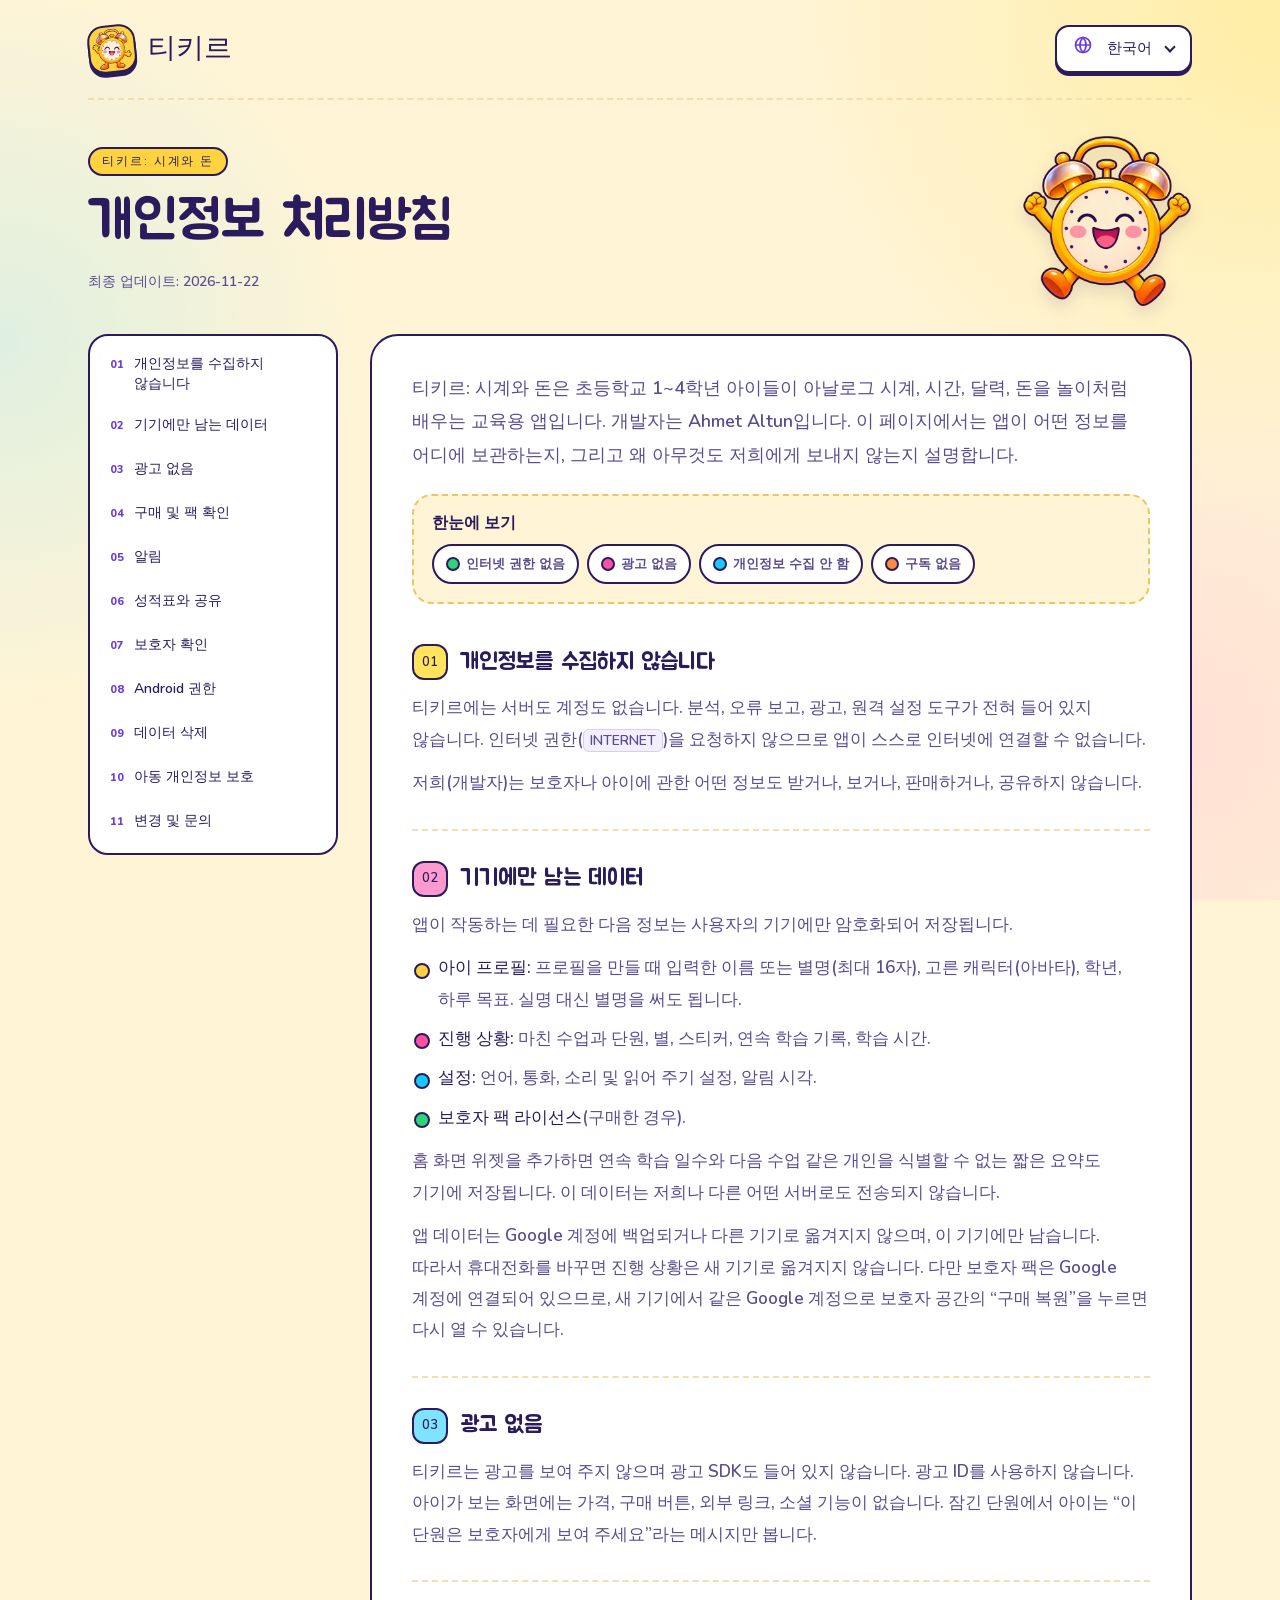
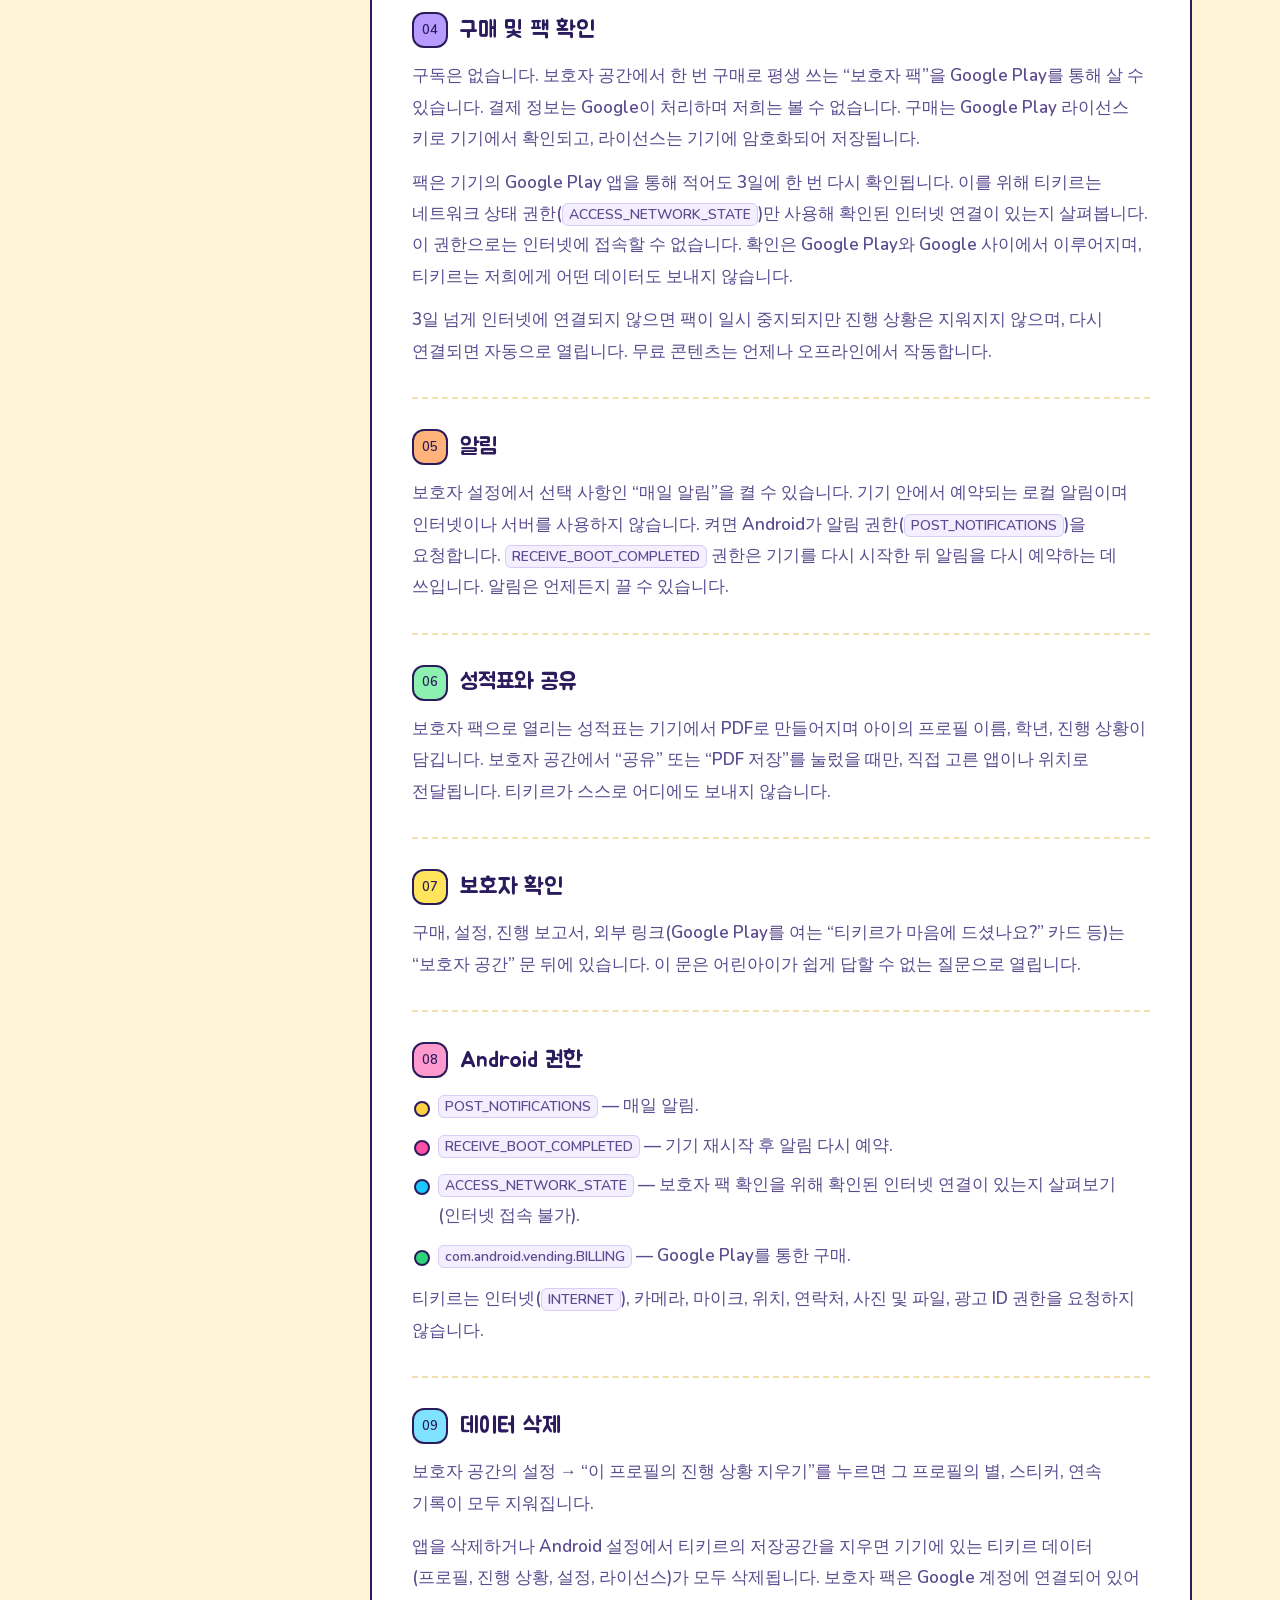
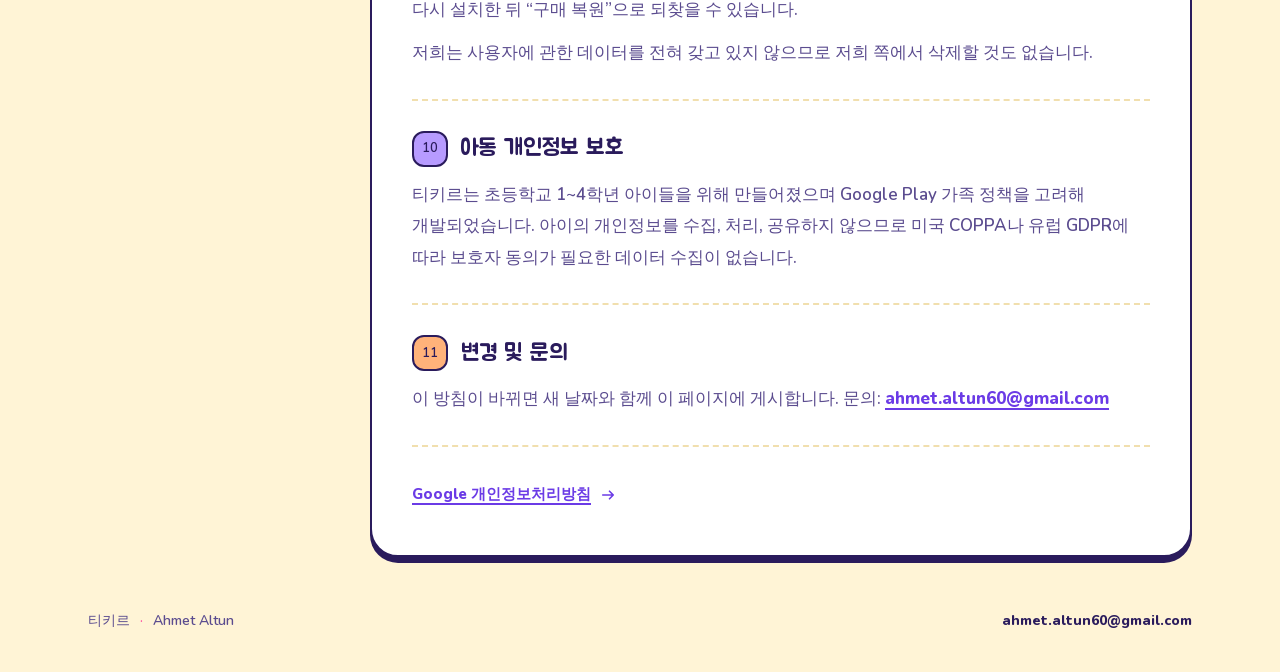
<file: ko.html>
<!doctype html>
<html lang="ko" dir="ltr">
<head>
  <meta charset="utf-8">
  <meta name="viewport" content="width=device-width,initial-scale=1">
  <meta name="theme-color" content="#FFD23F">
  <meta name="color-scheme" content="light only">
  <title>티키르 — 개인정보 처리방침</title>
  <link rel="icon" href="assets/wave.webp" type="image/webp">
  <link rel="stylesheet" href="assets/site.css">
</head>
<body>
<a class="skip-link" href="#main">본문으로 건너뛰기</a>
<div class="site-shell policy-shell">
  <header class="site-header"><a class="brand" href="index.html" lang="ko"><span class="brand-mark"><img src="assets/wave.webp" alt="" width="512" height="512"></span><span>티키르</span></a>
    <details class="language-picker"><summary><span class="picker-globe"><svg viewBox="0 0 24 24" fill="none" stroke="currentColor" stroke-width="2" aria-hidden="true"><circle cx="12" cy="12" r="9"/><path d="M3 12h18M12 3c2.5 2.6 3.7 5.6 3.7 9s-1.2 6.4-3.7 9c-2.5-2.6-3.7-5.6-3.7-9S9.5 5.6 12 3Z"/></svg></span><span class="visually-hidden-label">언어: </span><span lang="ko">한국어</span><span class="picker-chevron" aria-hidden="true"></span></summary>
      <nav aria-label="언어">
        <a href="ar.html" lang="ar" dir="rtl">العربية</a>
        <a href="de.html" lang="de" dir="ltr">Deutsch</a>
        <a href="en.html" lang="en" dir="ltr">English</a>
        <a href="es.html" lang="es" dir="ltr">Español</a>
        <a href="fr.html" lang="fr" dir="ltr">Français</a>
        <a href="ja.html" lang="ja" dir="ltr">日本語</a>
        <a href="ko.html" lang="ko" dir="ltr" aria-current="page">한국어</a>
        <a href="pt.html" lang="pt" dir="ltr">Português (Brasil)</a>
        <a href="ru.html" lang="ru" dir="ltr">Русский</a>
        <a href="tr.html" lang="tr" dir="ltr">Türkçe</a>
      </nav>
    </details>
  </header>
  <main id="main" tabindex="-1">
    <div class="policy-hero">
      <div><p class="eyebrow">티키르: 시계와 돈</p><h1>개인정보 처리방침</h1><p class="updated">최종 업데이트: <time datetime="2026-11-22" dir="ltr">2026-11-22</time></p></div>
      <img src="assets/happy.webp" alt="" width="512" height="512">
    </div>
    <div class="policy-layout">
      <aside class="policy-sidebar"><nav aria-label="목차">
        <a href="#s1"><span aria-hidden="true">01</span>개인정보를 수집하지 않습니다</a>
        <a href="#s2"><span aria-hidden="true">02</span>기기에만 남는 데이터</a>
        <a href="#s3"><span aria-hidden="true">03</span>광고 없음</a>
        <a href="#s4"><span aria-hidden="true">04</span>구매 및 팩 확인</a>
        <a href="#s5"><span aria-hidden="true">05</span>알림</a>
        <a href="#s6"><span aria-hidden="true">06</span>성적표와 공유</a>
        <a href="#s7"><span aria-hidden="true">07</span>보호자 확인</a>
        <a href="#s8"><span aria-hidden="true">08</span>Android 권한</a>
        <a href="#s9"><span aria-hidden="true">09</span>데이터 삭제</a>
        <a href="#s10"><span aria-hidden="true">10</span>아동 개인정보 보호</a>
        <a href="#s11"><span aria-hidden="true">11</span>변경 및 문의</a>
      </nav></aside>
      <article class="policy-paper" aria-labelledby="policy-title">
        <h2 id="policy-title" class="visually-hidden">개인정보 처리방침</h2>
        <p class="policy-intro">티키르: 시계와 돈은 초등학교 1~4학년 아이들이 아날로그 시계, 시간, 달력, 돈을 놀이처럼 배우는 교육용 앱입니다. 개발자는 Ahmet Altun입니다. 이 페이지에서는 앱이 어떤 정보를 어디에 보관하는지, 그리고 왜 아무것도 저희에게 보내지 않는지 설명합니다.</p>
        <div class="summary"><h2>한눈에 보기</h2><ul class="promise"><li>인터넷 권한 없음</li><li>광고 없음</li><li>개인정보 수집 안 함</li><li>구독 없음</li></ul></div>
      <section aria-labelledby="s1">
        <h2 class="section-title" id="s1"><span class="section-number" aria-hidden="true">01</span>개인정보를 수집하지 않습니다</h2>
        <p>티키르에는 서버도 계정도 없습니다. 분석, 오류 보고, 광고, 원격 설정 도구가 전혀 들어 있지 않습니다. 인터넷 권한(<code>INTERNET</code>)을 요청하지 않으므로 앱이 스스로 인터넷에 연결할 수 없습니다.</p>
        <p>저희(개발자)는 보호자나 아이에 관한 어떤 정보도 받거나, 보거나, 판매하거나, 공유하지 않습니다.</p>
      </section>
      <section aria-labelledby="s2">
        <h2 class="section-title" id="s2"><span class="section-number" aria-hidden="true">02</span>기기에만 남는 데이터</h2>
        <p>앱이 작동하는 데 필요한 다음 정보는 사용자의 기기에만 암호화되어 저장됩니다.</p>
        <ul class="facts">
          <li><strong>아이 프로필:</strong> 프로필을 만들 때 입력한 이름 또는 별명(최대 16자), 고른 캐릭터(아바타), 학년, 하루 목표. 실명 대신 별명을 써도 됩니다.</li>
          <li><strong>진행 상황:</strong> 마친 수업과 단원, 별, 스티커, 연속 학습 기록, 학습 시간.</li>
          <li><strong>설정:</strong> 언어, 통화, 소리 및 읽어 주기 설정, 알림 시각.</li>
          <li><strong>보호자 팩 라이선스</strong>(구매한 경우).</li>
        </ul>
        <p>홈 화면 위젯을 추가하면 연속 학습 일수와 다음 수업 같은 개인을 식별할 수 없는 짧은 요약도 기기에 저장됩니다. 이 데이터는 저희나 다른 어떤 서버로도 전송되지 않습니다.</p>
        <p>앱 데이터는 Google 계정에 백업되거나 다른 기기로 옮겨지지 않으며, 이 기기에만 남습니다. 따라서 휴대전화를 바꾸면 진행 상황은 새 기기로 옮겨지지 않습니다. 다만 보호자 팩은 Google 계정에 연결되어 있으므로, 새 기기에서 같은 Google 계정으로 보호자 공간의 “구매 복원”을 누르면 다시 열 수 있습니다.</p>
      </section>
      <section aria-labelledby="s3">
        <h2 class="section-title" id="s3"><span class="section-number" aria-hidden="true">03</span>광고 없음</h2>
        <p>티키르는 광고를 보여 주지 않으며 광고 SDK도 들어 있지 않습니다. 광고 ID를 사용하지 않습니다. 아이가 보는 화면에는 가격, 구매 버튼, 외부 링크, 소셜 기능이 없습니다. 잠긴 단원에서 아이는 “이 단원은 보호자에게 보여 주세요”라는 메시지만 봅니다.</p>
      </section>
      <section aria-labelledby="s4">
        <h2 class="section-title" id="s4"><span class="section-number" aria-hidden="true">04</span>구매 및 팩 확인</h2>
        <p>구독은 없습니다. 보호자 공간에서 한 번 구매로 평생 쓰는 “보호자 팩”을 Google Play를 통해 살 수 있습니다. 결제 정보는 Google이 처리하며 저희는 볼 수 없습니다. 구매는 Google Play 라이선스 키로 기기에서 확인되고, 라이선스는 기기에 암호화되어 저장됩니다.</p>
        <p>팩은 기기의 Google Play 앱을 통해 적어도 3일에 한 번 다시 확인됩니다. 이를 위해 티키르는 네트워크 상태 권한(<code>ACCESS_NETWORK_STATE</code>)만 사용해 확인된 인터넷 연결이 있는지 살펴봅니다. 이 권한으로는 인터넷에 접속할 수 없습니다. 확인은 Google Play와 Google 사이에서 이루어지며, 티키르는 저희에게 어떤 데이터도 보내지 않습니다.</p>
        <p>3일 넘게 인터넷에 연결되지 않으면 팩이 일시 중지되지만 진행 상황은 지워지지 않으며, 다시 연결되면 자동으로 열립니다. 무료 콘텐츠는 언제나 오프라인에서 작동합니다.</p>
      </section>
      <section aria-labelledby="s5">
        <h2 class="section-title" id="s5"><span class="section-number" aria-hidden="true">05</span>알림</h2>
        <p>보호자 설정에서 선택 사항인 “매일 알림”을 켤 수 있습니다. 기기 안에서 예약되는 로컬 알림이며 인터넷이나 서버를 사용하지 않습니다. 켜면 Android가 알림 권한(<code>POST_NOTIFICATIONS</code>)을 요청합니다. <code>RECEIVE_BOOT_COMPLETED</code> 권한은 기기를 다시 시작한 뒤 알림을 다시 예약하는 데 쓰입니다. 알림은 언제든지 끌 수 있습니다.</p>
      </section>
      <section aria-labelledby="s6">
        <h2 class="section-title" id="s6"><span class="section-number" aria-hidden="true">06</span>성적표와 공유</h2>
        <p>보호자 팩으로 열리는 성적표는 기기에서 PDF로 만들어지며 아이의 프로필 이름, 학년, 진행 상황이 담깁니다. 보호자 공간에서 “공유” 또는 “PDF 저장”를 눌렀을 때만, 직접 고른 앱이나 위치로 전달됩니다. 티키르가 스스로 어디에도 보내지 않습니다.</p>
      </section>
      <section aria-labelledby="s7">
        <h2 class="section-title" id="s7"><span class="section-number" aria-hidden="true">07</span>보호자 확인</h2>
        <p>구매, 설정, 진행 보고서, 외부 링크(Google Play를 여는 “티키르가 마음에 드셨나요?” 카드 등)는 “보호자 공간” 문 뒤에 있습니다. 이 문은 어린아이가 쉽게 답할 수 없는 질문으로 열립니다.</p>
      </section>
      <section aria-labelledby="s8">
        <h2 class="section-title" id="s8"><span class="section-number" aria-hidden="true">08</span>Android 권한</h2>
        <ul class="facts">
          <li><code>POST_NOTIFICATIONS</code> — 매일 알림.</li>
          <li><code>RECEIVE_BOOT_COMPLETED</code> — 기기 재시작 후 알림 다시 예약.</li>
          <li><code>ACCESS_NETWORK_STATE</code> — 보호자 팩 확인을 위해 확인된 인터넷 연결이 있는지 살펴보기(인터넷 접속 불가).</li>
          <li><code>com.android.vending.BILLING</code> — Google Play를 통한 구매.</li>
        </ul>
        <p>티키르는 인터넷(<code>INTERNET</code>), 카메라, 마이크, 위치, 연락처, 사진 및 파일, 광고 ID 권한을 요청하지 않습니다.</p>
      </section>
      <section aria-labelledby="s9">
        <h2 class="section-title" id="s9"><span class="section-number" aria-hidden="true">09</span>데이터 삭제</h2>
        <p>보호자 공간의 설정 → “이 프로필의 진행 상황 지우기”를 누르면 그 프로필의 별, 스티커, 연속 기록이 모두 지워집니다.</p>
        <p>앱을 삭제하거나 Android 설정에서 티키르의 저장공간을 지우면 기기에 있는 티키르 데이터(프로필, 진행 상황, 설정, 라이선스)가 모두 삭제됩니다. 보호자 팩은 Google 계정에 연결되어 있어 다시 설치한 뒤 “구매 복원”으로 되찾을 수 있습니다.</p>
        <p>저희는 사용자에 관한 데이터를 전혀 갖고 있지 않으므로 저희 쪽에서 삭제할 것도 없습니다.</p>
      </section>
      <section aria-labelledby="s10">
        <h2 class="section-title" id="s10"><span class="section-number" aria-hidden="true">10</span>아동 개인정보 보호</h2>
        <p>티키르는 초등학교 1~4학년 아이들을 위해 만들어졌으며 Google Play 가족 정책을 고려해 개발되었습니다. 아이의 개인정보를 수집, 처리, 공유하지 않으므로 미국 COPPA나 유럽 GDPR에 따라 보호자 동의가 필요한 데이터 수집이 없습니다.</p>
      </section>
      <section aria-labelledby="s11">
        <h2 class="section-title" id="s11"><span class="section-number" aria-hidden="true">11</span>변경 및 문의</h2>
        <p>이 방침이 바뀌면 새 날짜와 함께 이 페이지에 게시합니다. 문의: <a href="mailto:ahmet.altun60@gmail.com" dir="ltr">ahmet.altun60@gmail.com</a></p>
      </section>
        <div class="google-link"><a href="https://policies.google.com/privacy" hreflang="ko">Google 개인정보처리방침<svg viewBox="0 0 24 24" fill="none" stroke="currentColor" stroke-width="2.2" stroke-linecap="round" stroke-linejoin="round" aria-hidden="true"><path d="M5 12h14m-5-5 5 5-5 5"/></svg></a></div>
      </article>
    </div>
  </main>
  <footer class="site-footer">
    <span class="footer-brand">티키르 <span aria-hidden="true">·</span> Ahmet Altun</span>
    <a href="mailto:ahmet.altun60@gmail.com" dir="ltr">ahmet.altun60@gmail.com</a>
  </footer>
</div>
</body>
</html>
</file>
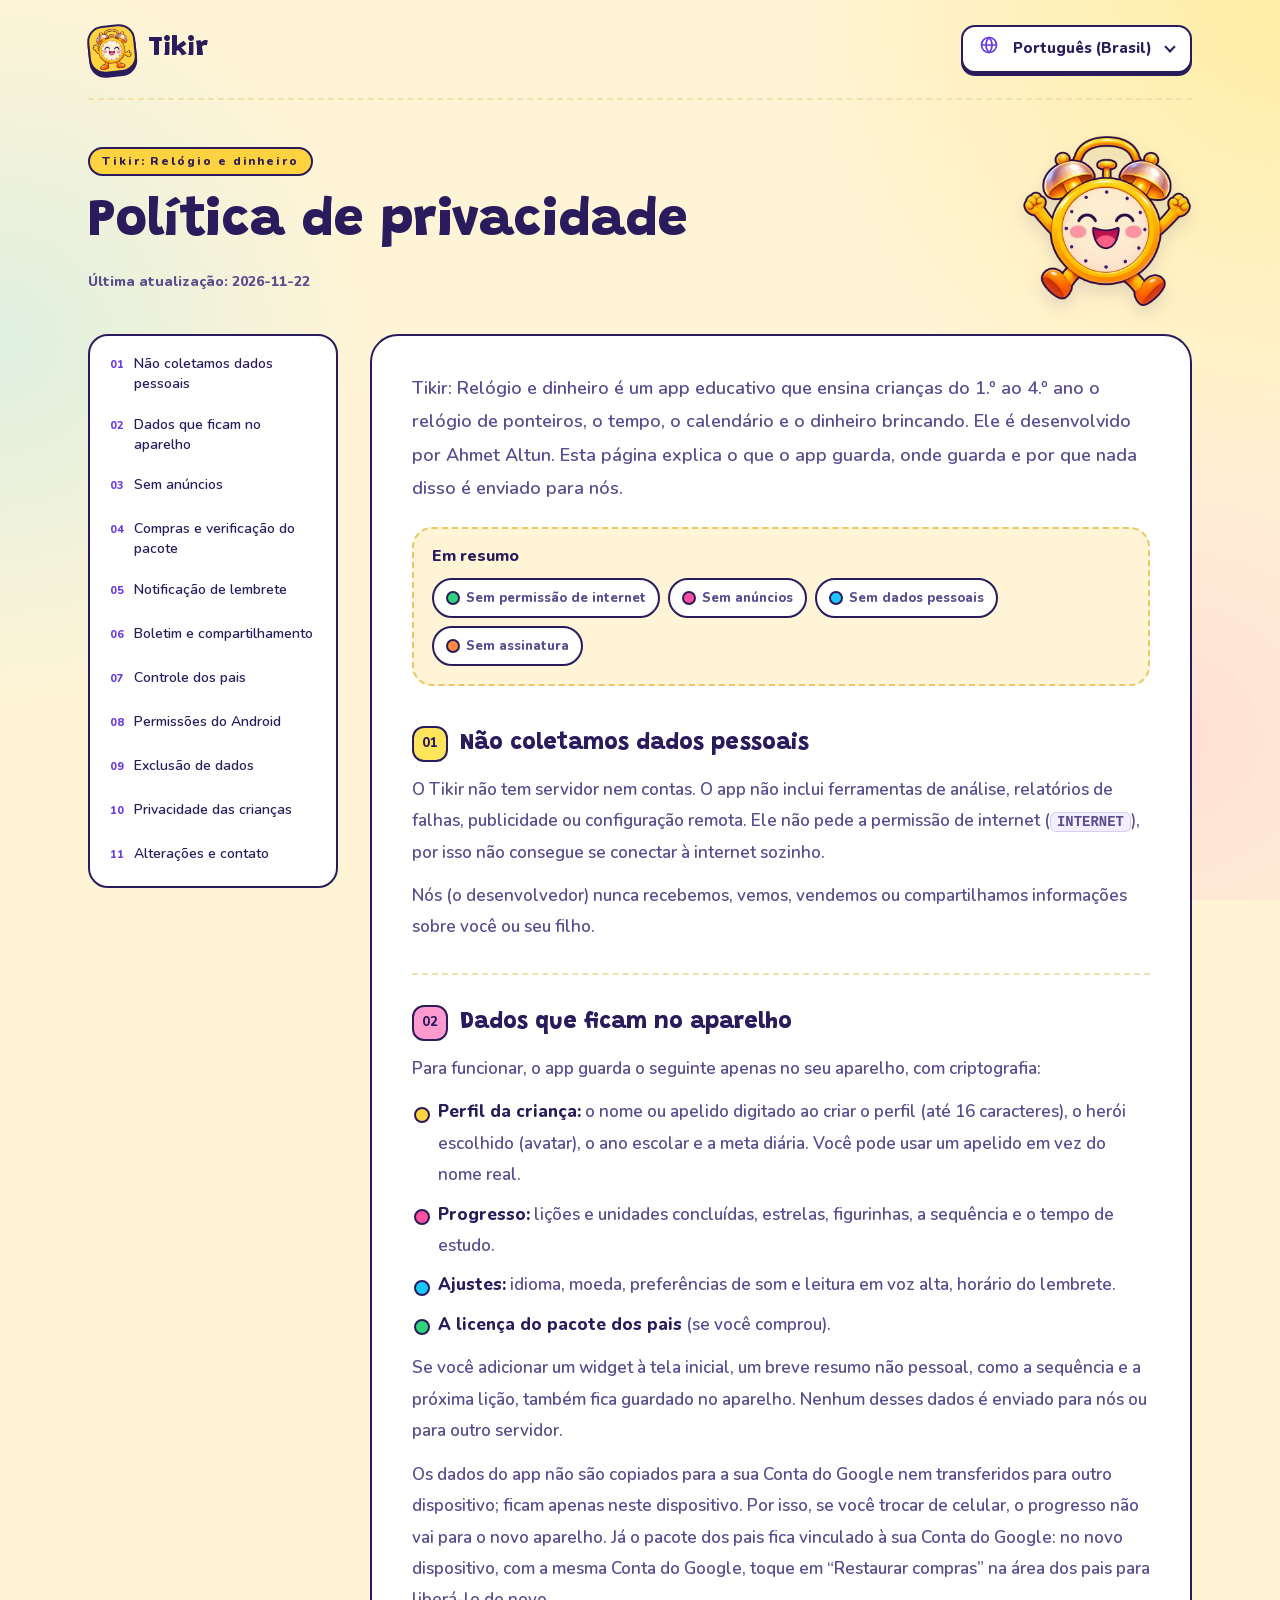
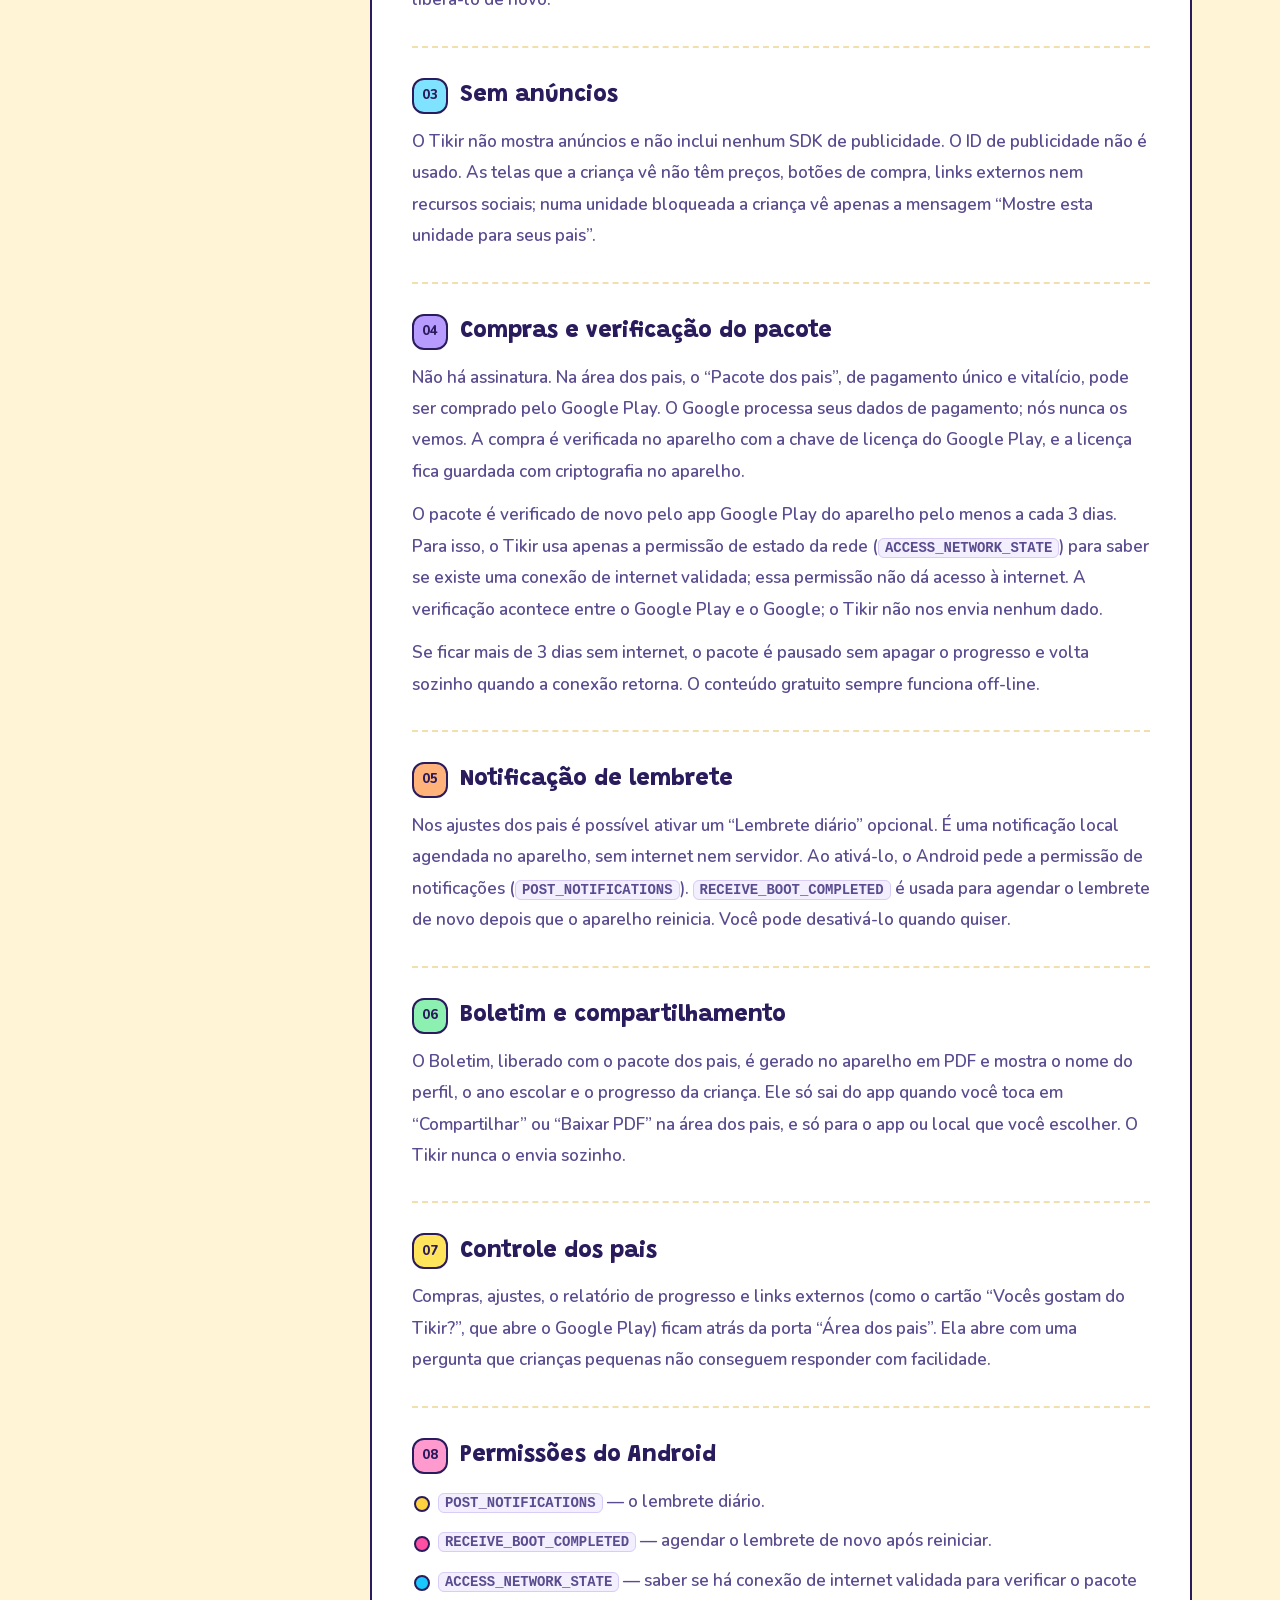
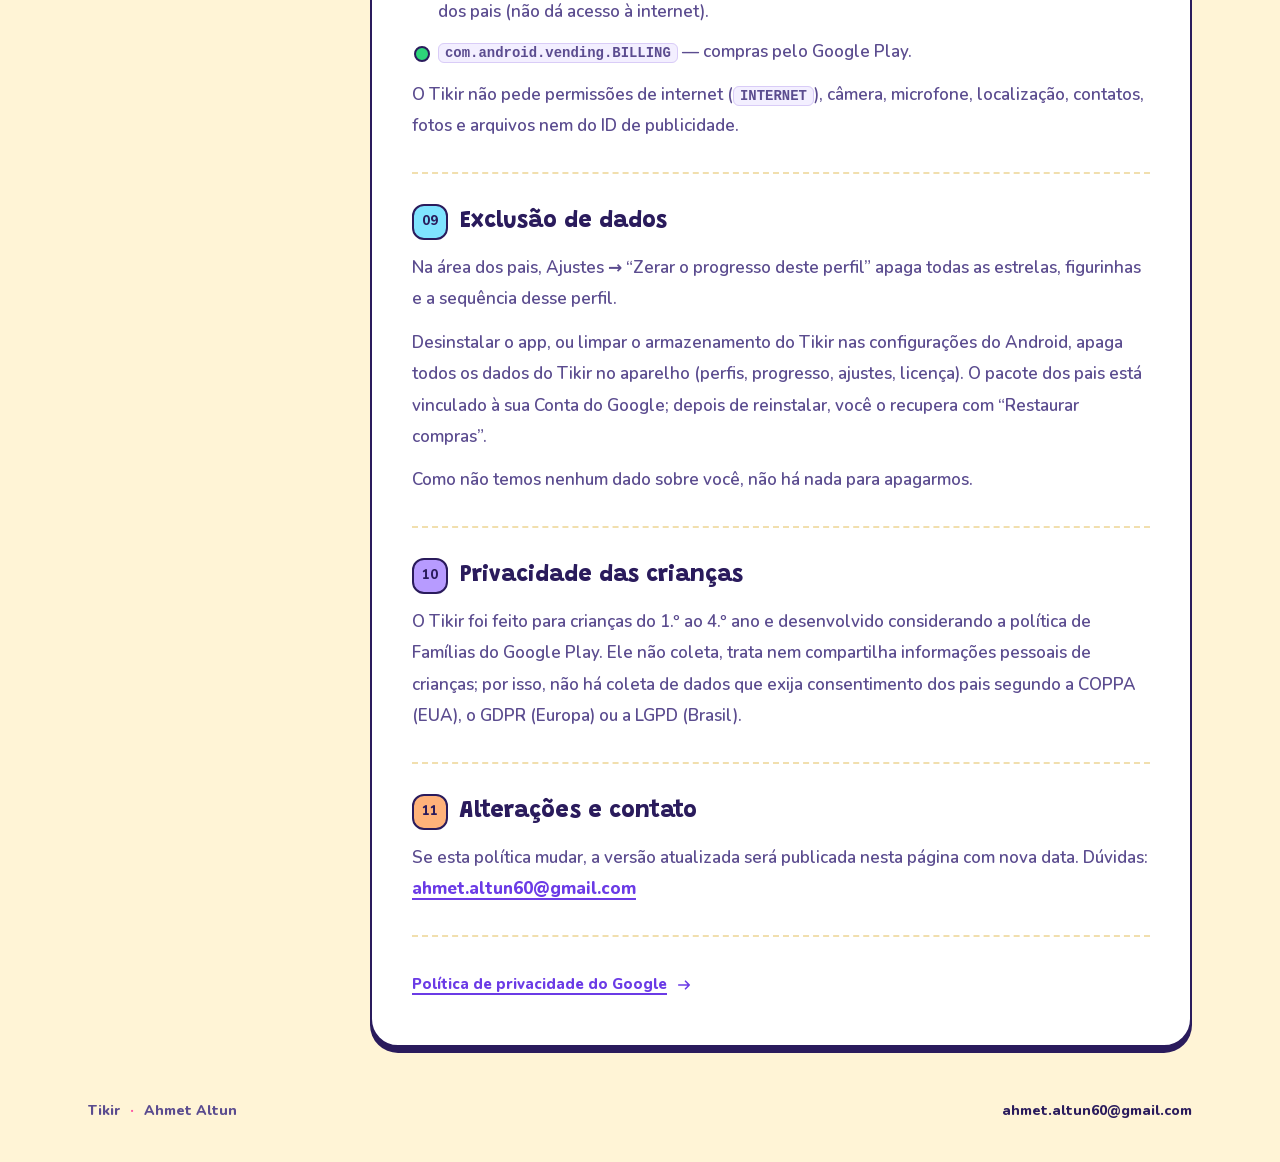
<file: pt.html>
<!doctype html>
<html lang="pt" dir="ltr">
<head>
  <meta charset="utf-8">
  <meta name="viewport" content="width=device-width,initial-scale=1">
  <meta name="theme-color" content="#FFD23F">
  <meta name="color-scheme" content="light only">
  <title>Tikir — Política de privacidade</title>
  <link rel="icon" href="assets/wave.webp" type="image/webp">
  <link rel="stylesheet" href="assets/site.css">
</head>
<body>
<a class="skip-link" href="#main">Pular para o conteúdo</a>
<div class="site-shell policy-shell">
  <header class="site-header"><a class="brand" href="index.html" lang="pt"><span class="brand-mark"><img src="assets/wave.webp" alt="" width="512" height="512"></span><span>Tikir</span></a>
    <details class="language-picker"><summary><span class="picker-globe"><svg viewBox="0 0 24 24" fill="none" stroke="currentColor" stroke-width="2" aria-hidden="true"><circle cx="12" cy="12" r="9"/><path d="M3 12h18M12 3c2.5 2.6 3.7 5.6 3.7 9s-1.2 6.4-3.7 9c-2.5-2.6-3.7-5.6-3.7-9S9.5 5.6 12 3Z"/></svg></span><span class="visually-hidden-label">Idioma: </span><span lang="pt">Português (Brasil)</span><span class="picker-chevron" aria-hidden="true"></span></summary>
      <nav aria-label="Idioma">
        <a href="ar.html" lang="ar" dir="rtl">العربية</a>
        <a href="de.html" lang="de" dir="ltr">Deutsch</a>
        <a href="en.html" lang="en" dir="ltr">English</a>
        <a href="es.html" lang="es" dir="ltr">Español</a>
        <a href="fr.html" lang="fr" dir="ltr">Français</a>
        <a href="ja.html" lang="ja" dir="ltr">日本語</a>
        <a href="ko.html" lang="ko" dir="ltr">한국어</a>
        <a href="pt.html" lang="pt" dir="ltr" aria-current="page">Português (Brasil)</a>
        <a href="ru.html" lang="ru" dir="ltr">Русский</a>
        <a href="tr.html" lang="tr" dir="ltr">Türkçe</a>
      </nav>
    </details>
  </header>
  <main id="main" tabindex="-1">
    <div class="policy-hero">
      <div><p class="eyebrow">Tikir: Relógio e dinheiro</p><h1>Política de privacidade</h1><p class="updated">Última atualização: <time datetime="2026-11-22" dir="ltr">2026-11-22</time></p></div>
      <img src="assets/happy.webp" alt="" width="512" height="512">
    </div>
    <div class="policy-layout">
      <aside class="policy-sidebar"><nav aria-label="Conteúdo">
        <a href="#s1"><span aria-hidden="true">01</span>Não coletamos dados pessoais</a>
        <a href="#s2"><span aria-hidden="true">02</span>Dados que ficam no aparelho</a>
        <a href="#s3"><span aria-hidden="true">03</span>Sem anúncios</a>
        <a href="#s4"><span aria-hidden="true">04</span>Compras e verificação do pacote</a>
        <a href="#s5"><span aria-hidden="true">05</span>Notificação de lembrete</a>
        <a href="#s6"><span aria-hidden="true">06</span>Boletim e compartilhamento</a>
        <a href="#s7"><span aria-hidden="true">07</span>Controle dos pais</a>
        <a href="#s8"><span aria-hidden="true">08</span>Permissões do Android</a>
        <a href="#s9"><span aria-hidden="true">09</span>Exclusão de dados</a>
        <a href="#s10"><span aria-hidden="true">10</span>Privacidade das crianças</a>
        <a href="#s11"><span aria-hidden="true">11</span>Alterações e contato</a>
      </nav></aside>
      <article class="policy-paper" aria-labelledby="policy-title">
        <h2 id="policy-title" class="visually-hidden">Política de privacidade</h2>
        <p class="policy-intro">Tikir: Relógio e dinheiro é um app educativo que ensina crianças do 1.º ao 4.º ano o relógio de ponteiros, o tempo, o calendário e o dinheiro brincando. Ele é desenvolvido por Ahmet Altun. Esta página explica o que o app guarda, onde guarda e por que nada disso é enviado para nós.</p>
        <div class="summary"><h2>Em resumo</h2><ul class="promise"><li>Sem permissão de internet</li><li>Sem anúncios</li><li>Sem dados pessoais</li><li>Sem assinatura</li></ul></div>
      <section aria-labelledby="s1">
        <h2 class="section-title" id="s1"><span class="section-number" aria-hidden="true">01</span>Não coletamos dados pessoais</h2>
        <p>O Tikir não tem servidor nem contas. O app não inclui ferramentas de análise, relatórios de falhas, publicidade ou configuração remota. Ele não pede a permissão de internet (<code>INTERNET</code>), por isso não consegue se conectar à internet sozinho.</p>
        <p>Nós (o desenvolvedor) nunca recebemos, vemos, vendemos ou compartilhamos informações sobre você ou seu filho.</p>
      </section>
      <section aria-labelledby="s2">
        <h2 class="section-title" id="s2"><span class="section-number" aria-hidden="true">02</span>Dados que ficam no aparelho</h2>
        <p>Para funcionar, o app guarda o seguinte apenas no seu aparelho, com criptografia:</p>
        <ul class="facts">
          <li><strong>Perfil da criança:</strong> o nome ou apelido digitado ao criar o perfil (até 16 caracteres), o herói escolhido (avatar), o ano escolar e a meta diária. Você pode usar um apelido em vez do nome real.</li>
          <li><strong>Progresso:</strong> lições e unidades concluídas, estrelas, figurinhas, a sequência e o tempo de estudo.</li>
          <li><strong>Ajustes:</strong> idioma, moeda, preferências de som e leitura em voz alta, horário do lembrete.</li>
          <li><strong>A licença do pacote dos pais</strong> (se você comprou).</li>
        </ul>
        <p>Se você adicionar um widget à tela inicial, um breve resumo não pessoal, como a sequência e a próxima lição, também fica guardado no aparelho. Nenhum desses dados é enviado para nós ou para outro servidor.</p>
        <p>Os dados do app não são copiados para a sua Conta do Google nem transferidos para outro dispositivo; ficam apenas neste dispositivo. Por isso, se você trocar de celular, o progresso não vai para o novo aparelho. Já o pacote dos pais fica vinculado à sua Conta do Google: no novo dispositivo, com a mesma Conta do Google, toque em “Restaurar compras” na área dos pais para liberá-lo de novo.</p>
      </section>
      <section aria-labelledby="s3">
        <h2 class="section-title" id="s3"><span class="section-number" aria-hidden="true">03</span>Sem anúncios</h2>
        <p>O Tikir não mostra anúncios e não inclui nenhum SDK de publicidade. O ID de publicidade não é usado. As telas que a criança vê não têm preços, botões de compra, links externos nem recursos sociais; numa unidade bloqueada a criança vê apenas a mensagem “Mostre esta unidade para seus pais”.</p>
      </section>
      <section aria-labelledby="s4">
        <h2 class="section-title" id="s4"><span class="section-number" aria-hidden="true">04</span>Compras e verificação do pacote</h2>
        <p>Não há assinatura. Na área dos pais, o “Pacote dos pais”, de pagamento único e vitalício, pode ser comprado pelo Google Play. O Google processa seus dados de pagamento; nós nunca os vemos. A compra é verificada no aparelho com a chave de licença do Google Play, e a licença fica guardada com criptografia no aparelho.</p>
        <p>O pacote é verificado de novo pelo app Google Play do aparelho pelo menos a cada 3 dias. Para isso, o Tikir usa apenas a permissão de estado da rede (<code>ACCESS_NETWORK_STATE</code>) para saber se existe uma conexão de internet validada; essa permissão não dá acesso à internet. A verificação acontece entre o Google Play e o Google; o Tikir não nos envia nenhum dado.</p>
        <p>Se ficar mais de 3 dias sem internet, o pacote é pausado sem apagar o progresso e volta sozinho quando a conexão retorna. O conteúdo gratuito sempre funciona off-line.</p>
      </section>
      <section aria-labelledby="s5">
        <h2 class="section-title" id="s5"><span class="section-number" aria-hidden="true">05</span>Notificação de lembrete</h2>
        <p>Nos ajustes dos pais é possível ativar um “Lembrete diário” opcional. É uma notificação local agendada no aparelho, sem internet nem servidor. Ao ativá-lo, o Android pede a permissão de notificações (<code>POST_NOTIFICATIONS</code>). <code>RECEIVE_BOOT_COMPLETED</code> é usada para agendar o lembrete de novo depois que o aparelho reinicia. Você pode desativá-lo quando quiser.</p>
      </section>
      <section aria-labelledby="s6">
        <h2 class="section-title" id="s6"><span class="section-number" aria-hidden="true">06</span>Boletim e compartilhamento</h2>
        <p>O Boletim, liberado com o pacote dos pais, é gerado no aparelho em PDF e mostra o nome do perfil, o ano escolar e o progresso da criança. Ele só sai do app quando você toca em “Compartilhar” ou “Baixar PDF” na área dos pais, e só para o app ou local que você escolher. O Tikir nunca o envia sozinho.</p>
      </section>
      <section aria-labelledby="s7">
        <h2 class="section-title" id="s7"><span class="section-number" aria-hidden="true">07</span>Controle dos pais</h2>
        <p>Compras, ajustes, o relatório de progresso e links externos (como o cartão “Vocês gostam do Tikir?”, que abre o Google Play) ficam atrás da porta “Área dos pais”. Ela abre com uma pergunta que crianças pequenas não conseguem responder com facilidade.</p>
      </section>
      <section aria-labelledby="s8">
        <h2 class="section-title" id="s8"><span class="section-number" aria-hidden="true">08</span>Permissões do Android</h2>
        <ul class="facts">
          <li><code>POST_NOTIFICATIONS</code> — o lembrete diário.</li>
          <li><code>RECEIVE_BOOT_COMPLETED</code> — agendar o lembrete de novo após reiniciar.</li>
          <li><code>ACCESS_NETWORK_STATE</code> — saber se há conexão de internet validada para verificar o pacote dos pais (não dá acesso à internet).</li>
          <li><code>com.android.vending.BILLING</code> — compras pelo Google Play.</li>
        </ul>
        <p>O Tikir não pede permissões de internet (<code>INTERNET</code>), câmera, microfone, localização, contatos, fotos e arquivos nem do ID de publicidade.</p>
      </section>
      <section aria-labelledby="s9">
        <h2 class="section-title" id="s9"><span class="section-number" aria-hidden="true">09</span>Exclusão de dados</h2>
        <p>Na área dos pais, Ajustes → “Zerar o progresso deste perfil” apaga todas as estrelas, figurinhas e a sequência desse perfil.</p>
        <p>Desinstalar o app, ou limpar o armazenamento do Tikir nas configurações do Android, apaga todos os dados do Tikir no aparelho (perfis, progresso, ajustes, licença). O pacote dos pais está vinculado à sua Conta do Google; depois de reinstalar, você o recupera com “Restaurar compras”.</p>
        <p>Como não temos nenhum dado sobre você, não há nada para apagarmos.</p>
      </section>
      <section aria-labelledby="s10">
        <h2 class="section-title" id="s10"><span class="section-number" aria-hidden="true">10</span>Privacidade das crianças</h2>
        <p>O Tikir foi feito para crianças do 1.º ao 4.º ano e desenvolvido considerando a política de Famílias do Google Play. Ele não coleta, trata nem compartilha informações pessoais de crianças; por isso, não há coleta de dados que exija consentimento dos pais segundo a COPPA (EUA), o GDPR (Europa) ou a LGPD (Brasil).</p>
      </section>
      <section aria-labelledby="s11">
        <h2 class="section-title" id="s11"><span class="section-number" aria-hidden="true">11</span>Alterações e contato</h2>
        <p>Se esta política mudar, a versão atualizada será publicada nesta página com nova data. Dúvidas: <a href="mailto:ahmet.altun60@gmail.com" dir="ltr">ahmet.altun60@gmail.com</a></p>
      </section>
        <div class="google-link"><a href="https://policies.google.com/privacy" hreflang="pt">Política de privacidade do Google<svg viewBox="0 0 24 24" fill="none" stroke="currentColor" stroke-width="2.2" stroke-linecap="round" stroke-linejoin="round" aria-hidden="true"><path d="M5 12h14m-5-5 5 5-5 5"/></svg></a></div>
      </article>
    </div>
  </main>
  <footer class="site-footer">
    <span class="footer-brand">Tikir <span aria-hidden="true">·</span> Ahmet Altun</span>
    <a href="mailto:ahmet.altun60@gmail.com" dir="ltr">ahmet.altun60@gmail.com</a>
  </footer>
</div>
</body>
</html>
</file>
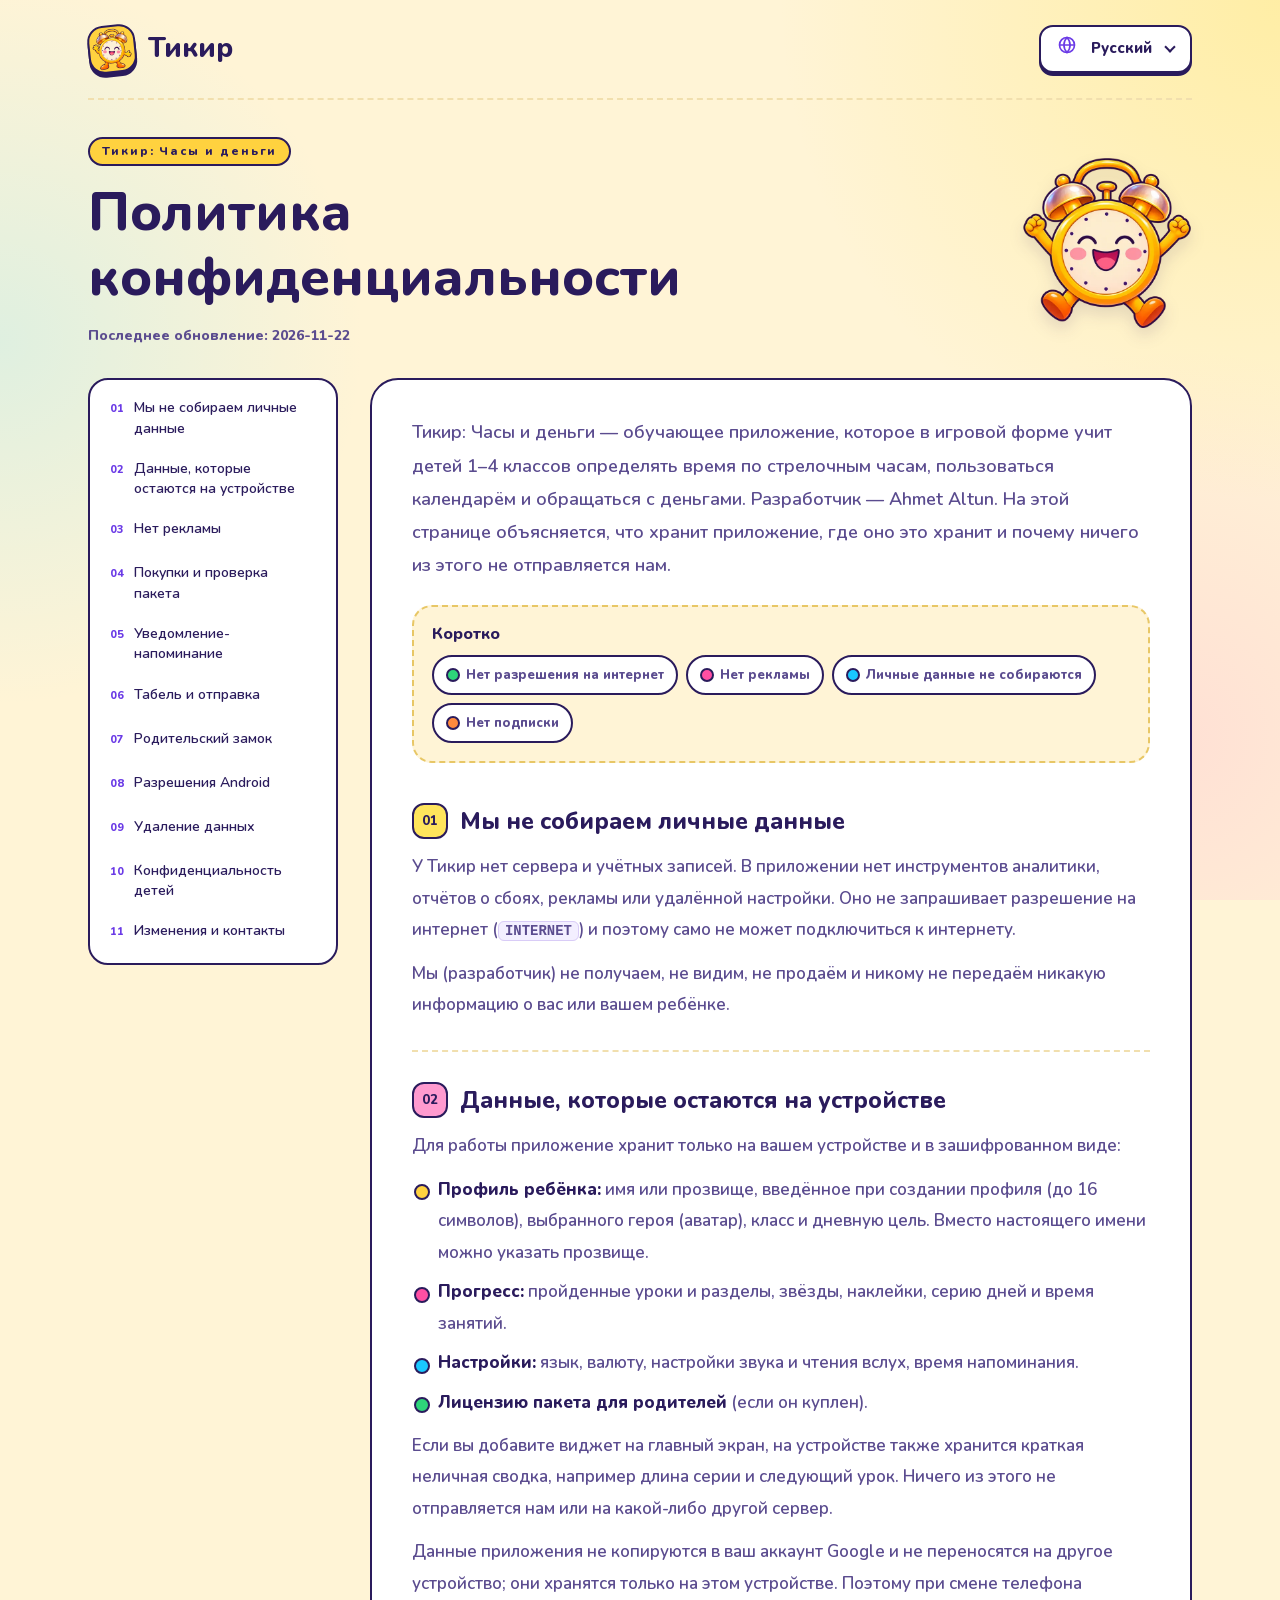
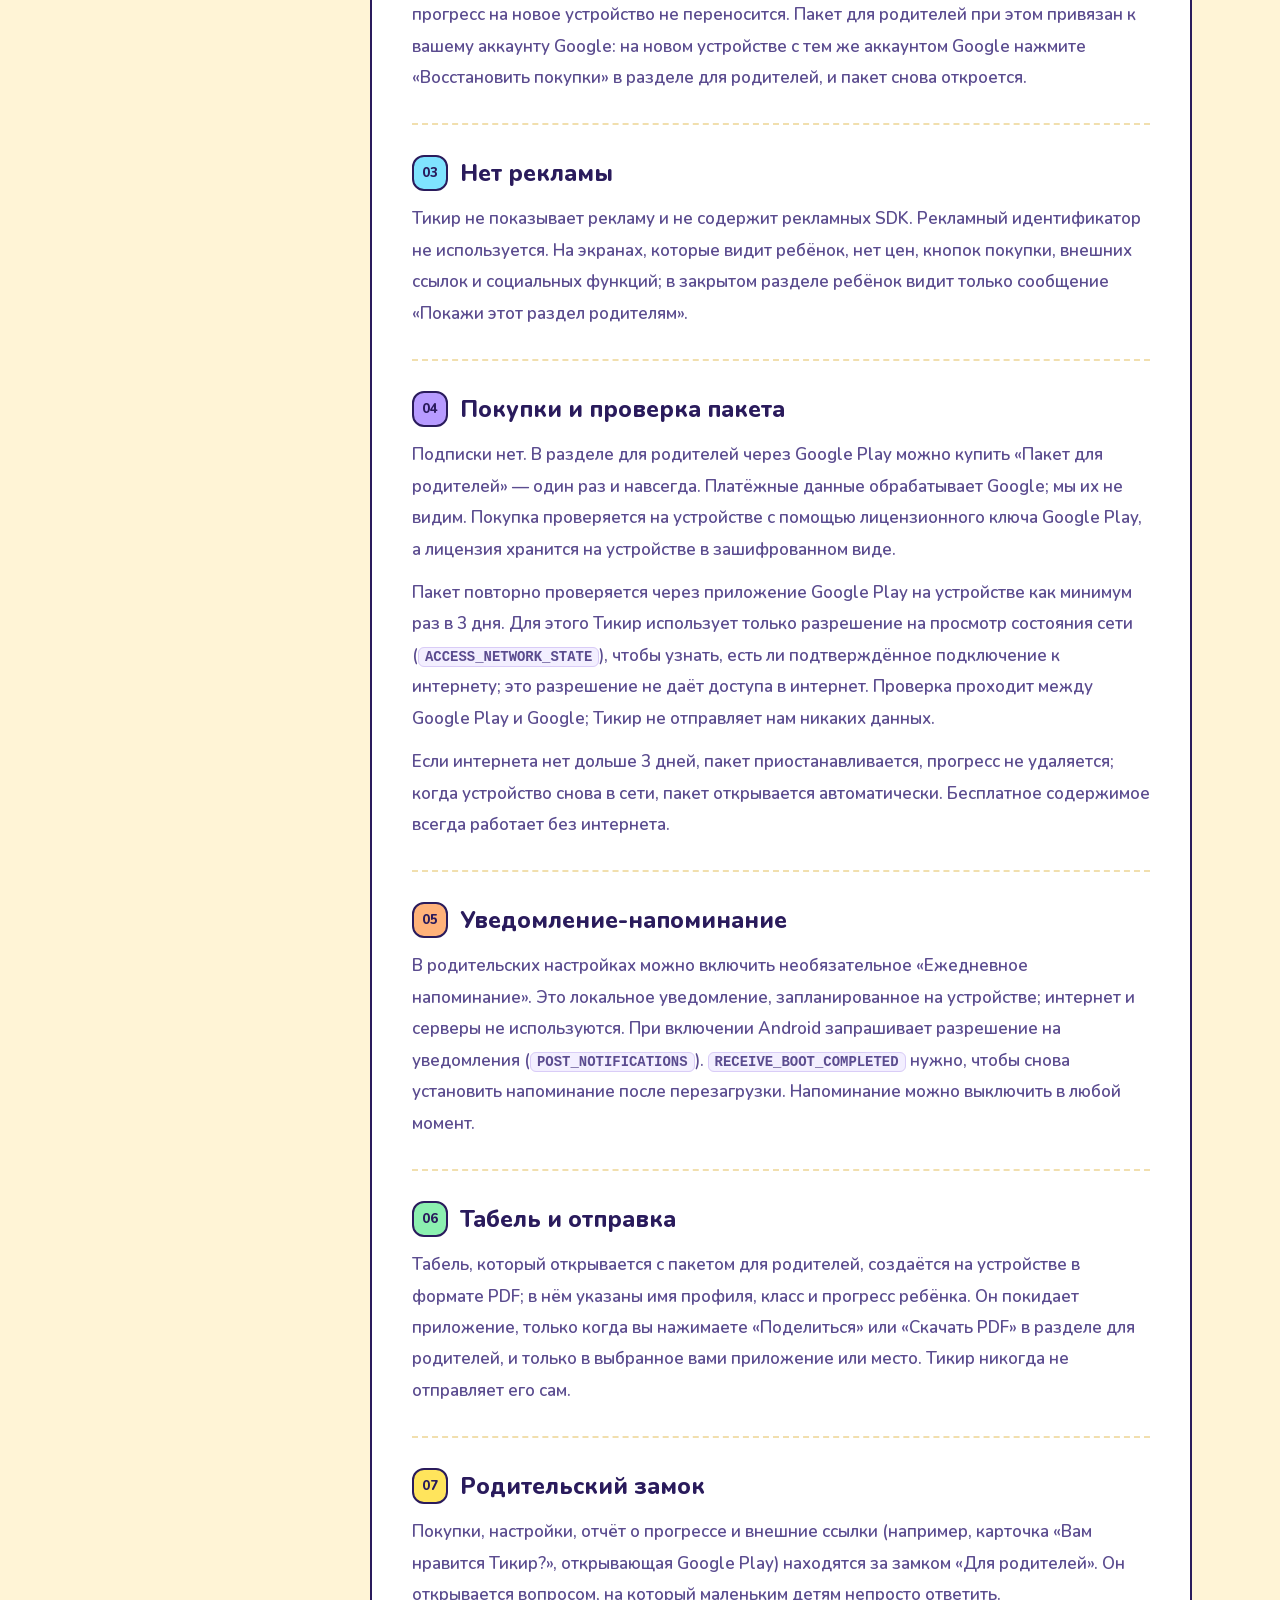
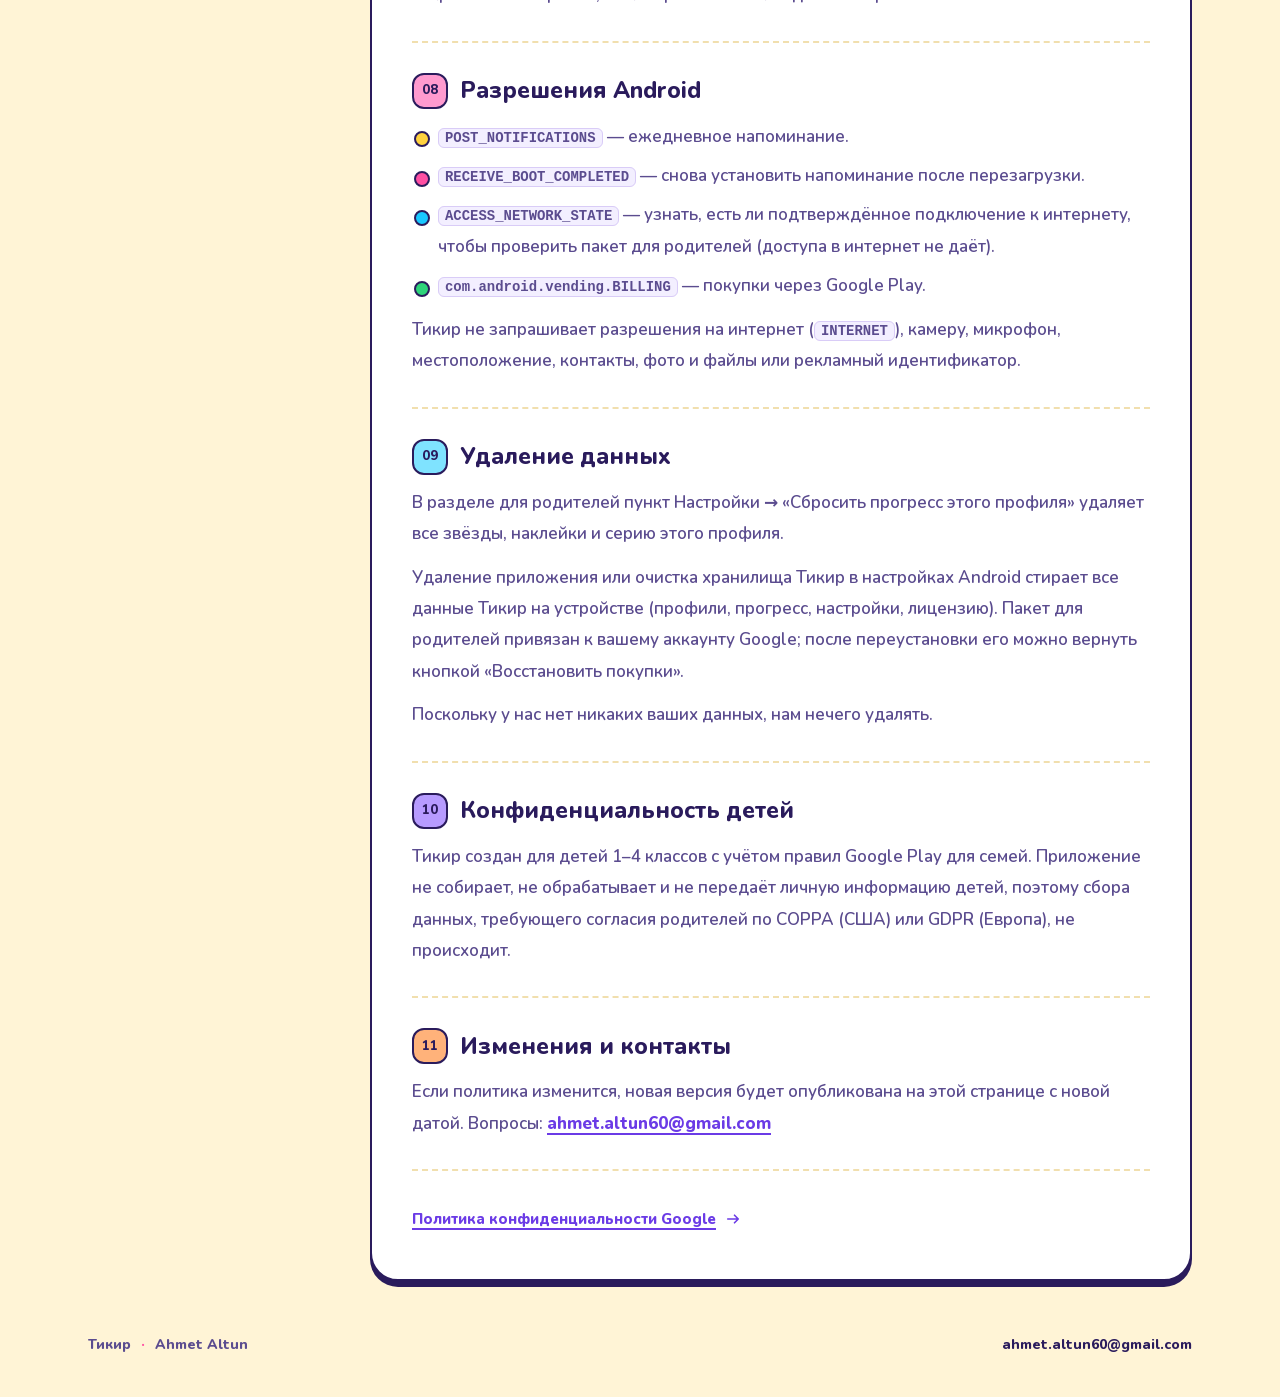
<file: ru.html>
<!doctype html>
<html lang="ru" dir="ltr">
<head>
  <meta charset="utf-8">
  <meta name="viewport" content="width=device-width,initial-scale=1">
  <meta name="theme-color" content="#FFD23F">
  <meta name="color-scheme" content="light only">
  <title>Тикир — Политика конфиденциальности</title>
  <link rel="icon" href="assets/wave.webp" type="image/webp">
  <link rel="stylesheet" href="assets/site.css">
</head>
<body>
<a class="skip-link" href="#main">Перейти к содержанию</a>
<div class="site-shell policy-shell">
  <header class="site-header"><a class="brand" href="index.html" lang="ru"><span class="brand-mark"><img src="assets/wave.webp" alt="" width="512" height="512"></span><span>Тикир</span></a>
    <details class="language-picker"><summary><span class="picker-globe"><svg viewBox="0 0 24 24" fill="none" stroke="currentColor" stroke-width="2" aria-hidden="true"><circle cx="12" cy="12" r="9"/><path d="M3 12h18M12 3c2.5 2.6 3.7 5.6 3.7 9s-1.2 6.4-3.7 9c-2.5-2.6-3.7-5.6-3.7-9S9.5 5.6 12 3Z"/></svg></span><span class="visually-hidden-label">Язык: </span><span lang="ru">Русский</span><span class="picker-chevron" aria-hidden="true"></span></summary>
      <nav aria-label="Язык">
        <a href="ar.html" lang="ar" dir="rtl">العربية</a>
        <a href="de.html" lang="de" dir="ltr">Deutsch</a>
        <a href="en.html" lang="en" dir="ltr">English</a>
        <a href="es.html" lang="es" dir="ltr">Español</a>
        <a href="fr.html" lang="fr" dir="ltr">Français</a>
        <a href="ja.html" lang="ja" dir="ltr">日本語</a>
        <a href="ko.html" lang="ko" dir="ltr">한국어</a>
        <a href="pt.html" lang="pt" dir="ltr">Português (Brasil)</a>
        <a href="ru.html" lang="ru" dir="ltr" aria-current="page">Русский</a>
        <a href="tr.html" lang="tr" dir="ltr">Türkçe</a>
      </nav>
    </details>
  </header>
  <main id="main" tabindex="-1">
    <div class="policy-hero">
      <div><p class="eyebrow">Тикир: Часы и деньги</p><h1>Политика конфиденциальности</h1><p class="updated">Последнее обновление: <time datetime="2026-11-22" dir="ltr">2026-11-22</time></p></div>
      <img src="assets/happy.webp" alt="" width="512" height="512">
    </div>
    <div class="policy-layout">
      <aside class="policy-sidebar"><nav aria-label="Содержание">
        <a href="#s1"><span aria-hidden="true">01</span>Мы не собираем личные данные</a>
        <a href="#s2"><span aria-hidden="true">02</span>Данные, которые остаются на устройстве</a>
        <a href="#s3"><span aria-hidden="true">03</span>Нет рекламы</a>
        <a href="#s4"><span aria-hidden="true">04</span>Покупки и проверка пакета</a>
        <a href="#s5"><span aria-hidden="true">05</span>Уведомление-напоминание</a>
        <a href="#s6"><span aria-hidden="true">06</span>Табель и отправка</a>
        <a href="#s7"><span aria-hidden="true">07</span>Родительский замок</a>
        <a href="#s8"><span aria-hidden="true">08</span>Разрешения Android</a>
        <a href="#s9"><span aria-hidden="true">09</span>Удаление данных</a>
        <a href="#s10"><span aria-hidden="true">10</span>Конфиденциальность детей</a>
        <a href="#s11"><span aria-hidden="true">11</span>Изменения и контакты</a>
      </nav></aside>
      <article class="policy-paper" aria-labelledby="policy-title">
        <h2 id="policy-title" class="visually-hidden">Политика конфиденциальности</h2>
        <p class="policy-intro">Тикир: Часы и деньги — обучающее приложение, которое в игровой форме учит детей 1–4 классов определять время по стрелочным часам, пользоваться календарём и обращаться с деньгами. Разработчик — Ahmet Altun. На этой странице объясняется, что хранит приложение, где оно это хранит и почему ничего из этого не отправляется нам.</p>
        <div class="summary"><h2>Коротко</h2><ul class="promise"><li>Нет разрешения на интернет</li><li>Нет рекламы</li><li>Личные данные не собираются</li><li>Нет подписки</li></ul></div>
      <section aria-labelledby="s1">
        <h2 class="section-title" id="s1"><span class="section-number" aria-hidden="true">01</span>Мы не собираем личные данные</h2>
        <p>У Тикир нет сервера и учётных записей. В приложении нет инструментов аналитики, отчётов о сбоях, рекламы или удалённой настройки. Оно не запрашивает разрешение на интернет (<code>INTERNET</code>) и поэтому само не может подключиться к интернету.</p>
        <p>Мы (разработчик) не получаем, не видим, не продаём и никому не передаём никакую информацию о вас или вашем ребёнке.</p>
      </section>
      <section aria-labelledby="s2">
        <h2 class="section-title" id="s2"><span class="section-number" aria-hidden="true">02</span>Данные, которые остаются на устройстве</h2>
        <p>Для работы приложение хранит только на вашем устройстве и в зашифрованном виде:</p>
        <ul class="facts">
          <li><strong>Профиль ребёнка:</strong> имя или прозвище, введённое при создании профиля (до 16 символов), выбранного героя (аватар), класс и дневную цель. Вместо настоящего имени можно указать прозвище.</li>
          <li><strong>Прогресс:</strong> пройденные уроки и разделы, звёзды, наклейки, серию дней и время занятий.</li>
          <li><strong>Настройки:</strong> язык, валюту, настройки звука и чтения вслух, время напоминания.</li>
          <li><strong>Лицензию пакета для родителей</strong> (если он куплен).</li>
        </ul>
        <p>Если вы добавите виджет на главный экран, на устройстве также хранится краткая неличная сводка, например длина серии и следующий урок. Ничего из этого не отправляется нам или на какой-либо другой сервер.</p>
        <p>Данные приложения не копируются в ваш аккаунт Google и не переносятся на другое устройство; они хранятся только на этом устройстве. Поэтому при смене телефона прогресс на новое устройство не переносится. Пакет для родителей при этом привязан к вашему аккаунту Google: на новом устройстве с тем же аккаунтом Google нажмите «Восстановить покупки» в разделе для родителей, и пакет снова откроется.</p>
      </section>
      <section aria-labelledby="s3">
        <h2 class="section-title" id="s3"><span class="section-number" aria-hidden="true">03</span>Нет рекламы</h2>
        <p>Тикир не показывает рекламу и не содержит рекламных SDK. Рекламный идентификатор не используется. На экранах, которые видит ребёнок, нет цен, кнопок покупки, внешних ссылок и социальных функций; в закрытом разделе ребёнок видит только сообщение «Покажи этот раздел родителям».</p>
      </section>
      <section aria-labelledby="s4">
        <h2 class="section-title" id="s4"><span class="section-number" aria-hidden="true">04</span>Покупки и проверка пакета</h2>
        <p>Подписки нет. В разделе для родителей через Google Play можно купить «Пакет для родителей» — один раз и навсегда. Платёжные данные обрабатывает Google; мы их не видим. Покупка проверяется на устройстве с помощью лицензионного ключа Google Play, а лицензия хранится на устройстве в зашифрованном виде.</p>
        <p>Пакет повторно проверяется через приложение Google Play на устройстве как минимум раз в 3 дня. Для этого Тикир использует только разрешение на просмотр состояния сети (<code>ACCESS_NETWORK_STATE</code>), чтобы узнать, есть ли подтверждённое подключение к интернету; это разрешение не даёт доступа в интернет. Проверка проходит между Google Play и Google; Тикир не отправляет нам никаких данных.</p>
        <p>Если интернета нет дольше 3 дней, пакет приостанавливается, прогресс не удаляется; когда устройство снова в сети, пакет открывается автоматически. Бесплатное содержимое всегда работает без интернета.</p>
      </section>
      <section aria-labelledby="s5">
        <h2 class="section-title" id="s5"><span class="section-number" aria-hidden="true">05</span>Уведомление-напоминание</h2>
        <p>В родительских настройках можно включить необязательное «Ежедневное напоминание». Это локальное уведомление, запланированное на устройстве; интернет и серверы не используются. При включении Android запрашивает разрешение на уведомления (<code>POST_NOTIFICATIONS</code>). <code>RECEIVE_BOOT_COMPLETED</code> нужно, чтобы снова установить напоминание после перезагрузки. Напоминание можно выключить в любой момент.</p>
      </section>
      <section aria-labelledby="s6">
        <h2 class="section-title" id="s6"><span class="section-number" aria-hidden="true">06</span>Табель и отправка</h2>
        <p>Табель, который открывается с пакетом для родителей, создаётся на устройстве в формате PDF; в нём указаны имя профиля, класс и прогресс ребёнка. Он покидает приложение, только когда вы нажимаете «Поделиться» или «Скачать PDF» в разделе для родителей, и только в выбранное вами приложение или место. Тикир никогда не отправляет его сам.</p>
      </section>
      <section aria-labelledby="s7">
        <h2 class="section-title" id="s7"><span class="section-number" aria-hidden="true">07</span>Родительский замок</h2>
        <p>Покупки, настройки, отчёт о прогрессе и внешние ссылки (например, карточка «Вам нравится Тикир?», открывающая Google Play) находятся за замком «Для родителей». Он открывается вопросом, на который маленьким детям непросто ответить.</p>
      </section>
      <section aria-labelledby="s8">
        <h2 class="section-title" id="s8"><span class="section-number" aria-hidden="true">08</span>Разрешения Android</h2>
        <ul class="facts">
          <li><code>POST_NOTIFICATIONS</code> — ежедневное напоминание.</li>
          <li><code>RECEIVE_BOOT_COMPLETED</code> — снова установить напоминание после перезагрузки.</li>
          <li><code>ACCESS_NETWORK_STATE</code> — узнать, есть ли подтверждённое подключение к интернету, чтобы проверить пакет для родителей (доступа в интернет не даёт).</li>
          <li><code>com.android.vending.BILLING</code> — покупки через Google Play.</li>
        </ul>
        <p>Тикир не запрашивает разрешения на интернет (<code>INTERNET</code>), камеру, микрофон, местоположение, контакты, фото и файлы или рекламный идентификатор.</p>
      </section>
      <section aria-labelledby="s9">
        <h2 class="section-title" id="s9"><span class="section-number" aria-hidden="true">09</span>Удаление данных</h2>
        <p>В разделе для родителей пункт Настройки → «Сбросить прогресс этого профиля» удаляет все звёзды, наклейки и серию этого профиля.</p>
        <p>Удаление приложения или очистка хранилища Тикир в настройках Android стирает все данные Тикир на устройстве (профили, прогресс, настройки, лицензию). Пакет для родителей привязан к вашему аккаунту Google; после переустановки его можно вернуть кнопкой «Восстановить покупки».</p>
        <p>Поскольку у нас нет никаких ваших данных, нам нечего удалять.</p>
      </section>
      <section aria-labelledby="s10">
        <h2 class="section-title" id="s10"><span class="section-number" aria-hidden="true">10</span>Конфиденциальность детей</h2>
        <p>Тикир создан для детей 1–4 классов с учётом правил Google Play для семей. Приложение не собирает, не обрабатывает и не передаёт личную информацию детей, поэтому сбора данных, требующего согласия родителей по COPPA (США) или GDPR (Европа), не происходит.</p>
      </section>
      <section aria-labelledby="s11">
        <h2 class="section-title" id="s11"><span class="section-number" aria-hidden="true">11</span>Изменения и контакты</h2>
        <p>Если политика изменится, новая версия будет опубликована на этой странице с новой датой. Вопросы: <a href="mailto:ahmet.altun60@gmail.com" dir="ltr">ahmet.altun60@gmail.com</a></p>
      </section>
        <div class="google-link"><a href="https://policies.google.com/privacy" hreflang="ru">Политика конфиденциальности Google<svg viewBox="0 0 24 24" fill="none" stroke="currentColor" stroke-width="2.2" stroke-linecap="round" stroke-linejoin="round" aria-hidden="true"><path d="M5 12h14m-5-5 5 5-5 5"/></svg></a></div>
      </article>
    </div>
  </main>
  <footer class="site-footer">
    <span class="footer-brand">Тикир <span aria-hidden="true">·</span> Ahmet Altun</span>
    <a href="mailto:ahmet.altun60@gmail.com" dir="ltr">ahmet.altun60@gmail.com</a>
  </footer>
</div>
</body>
</html>
</file>
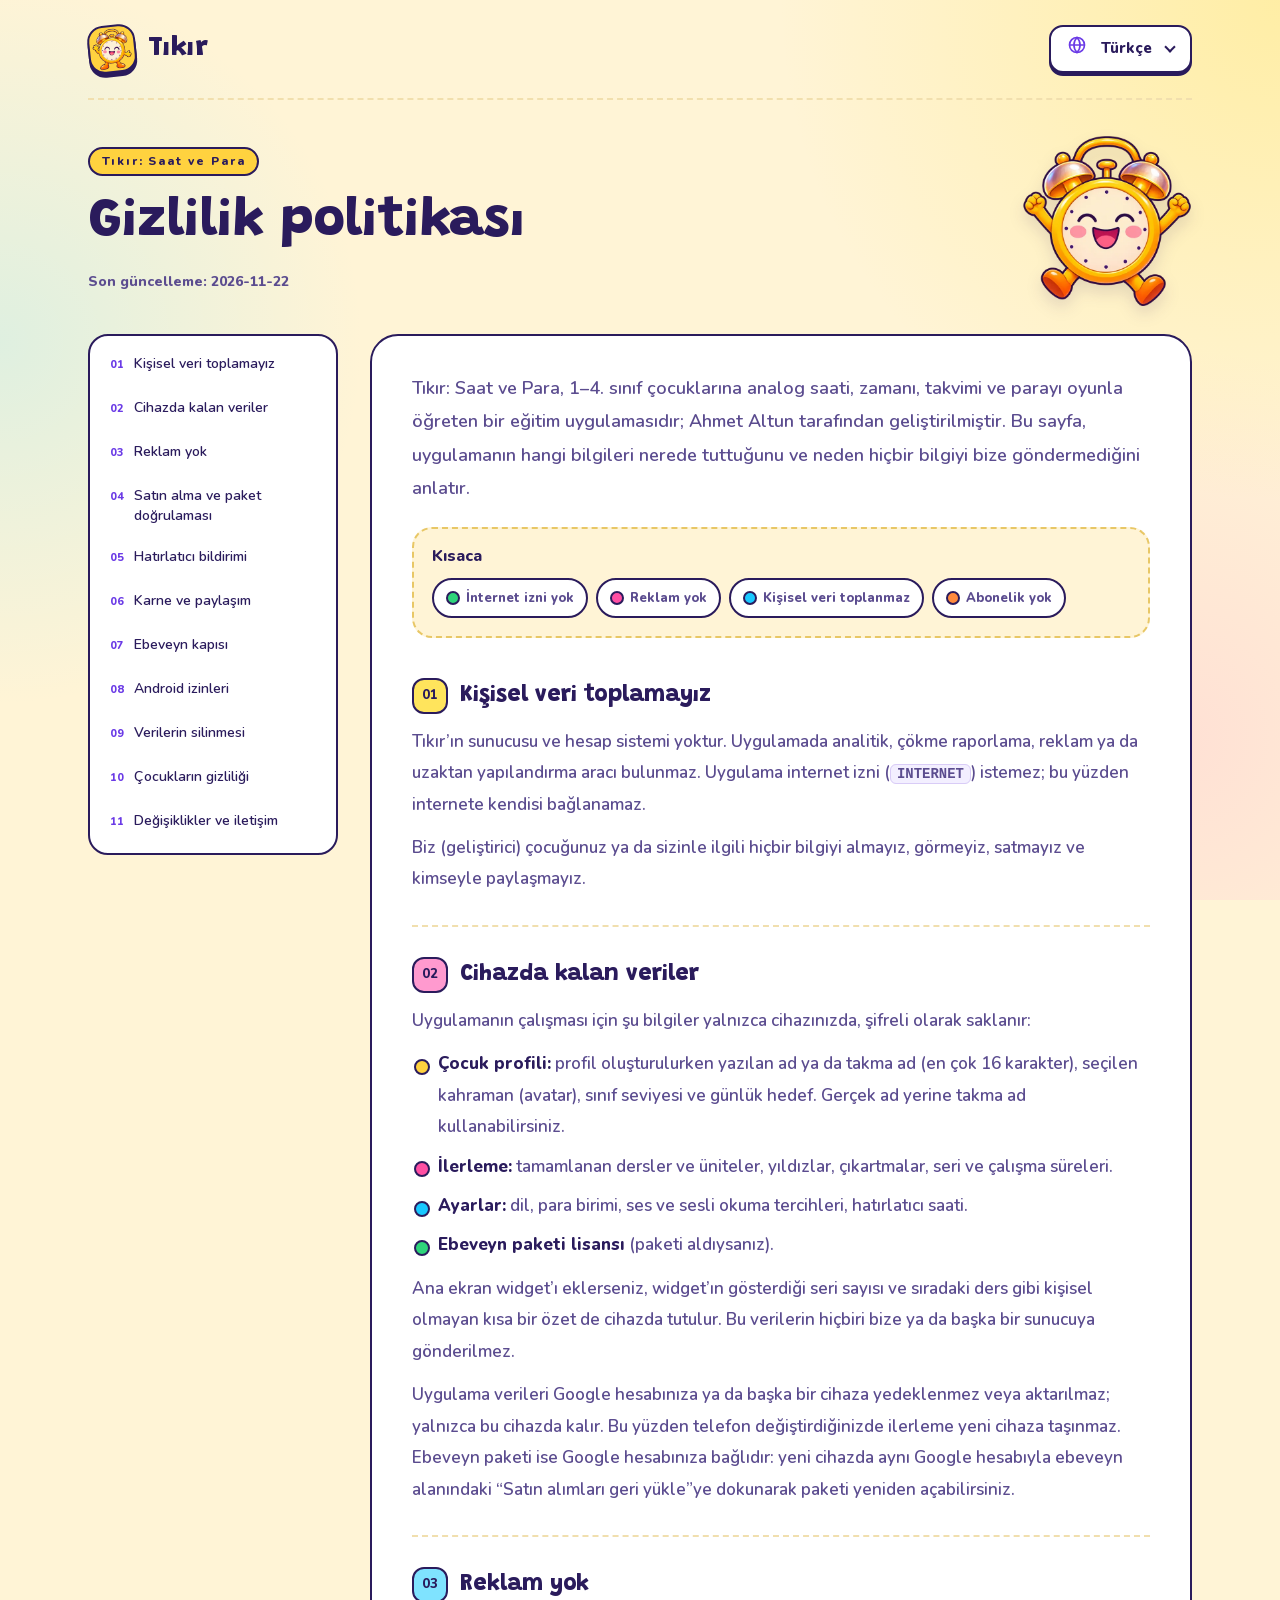
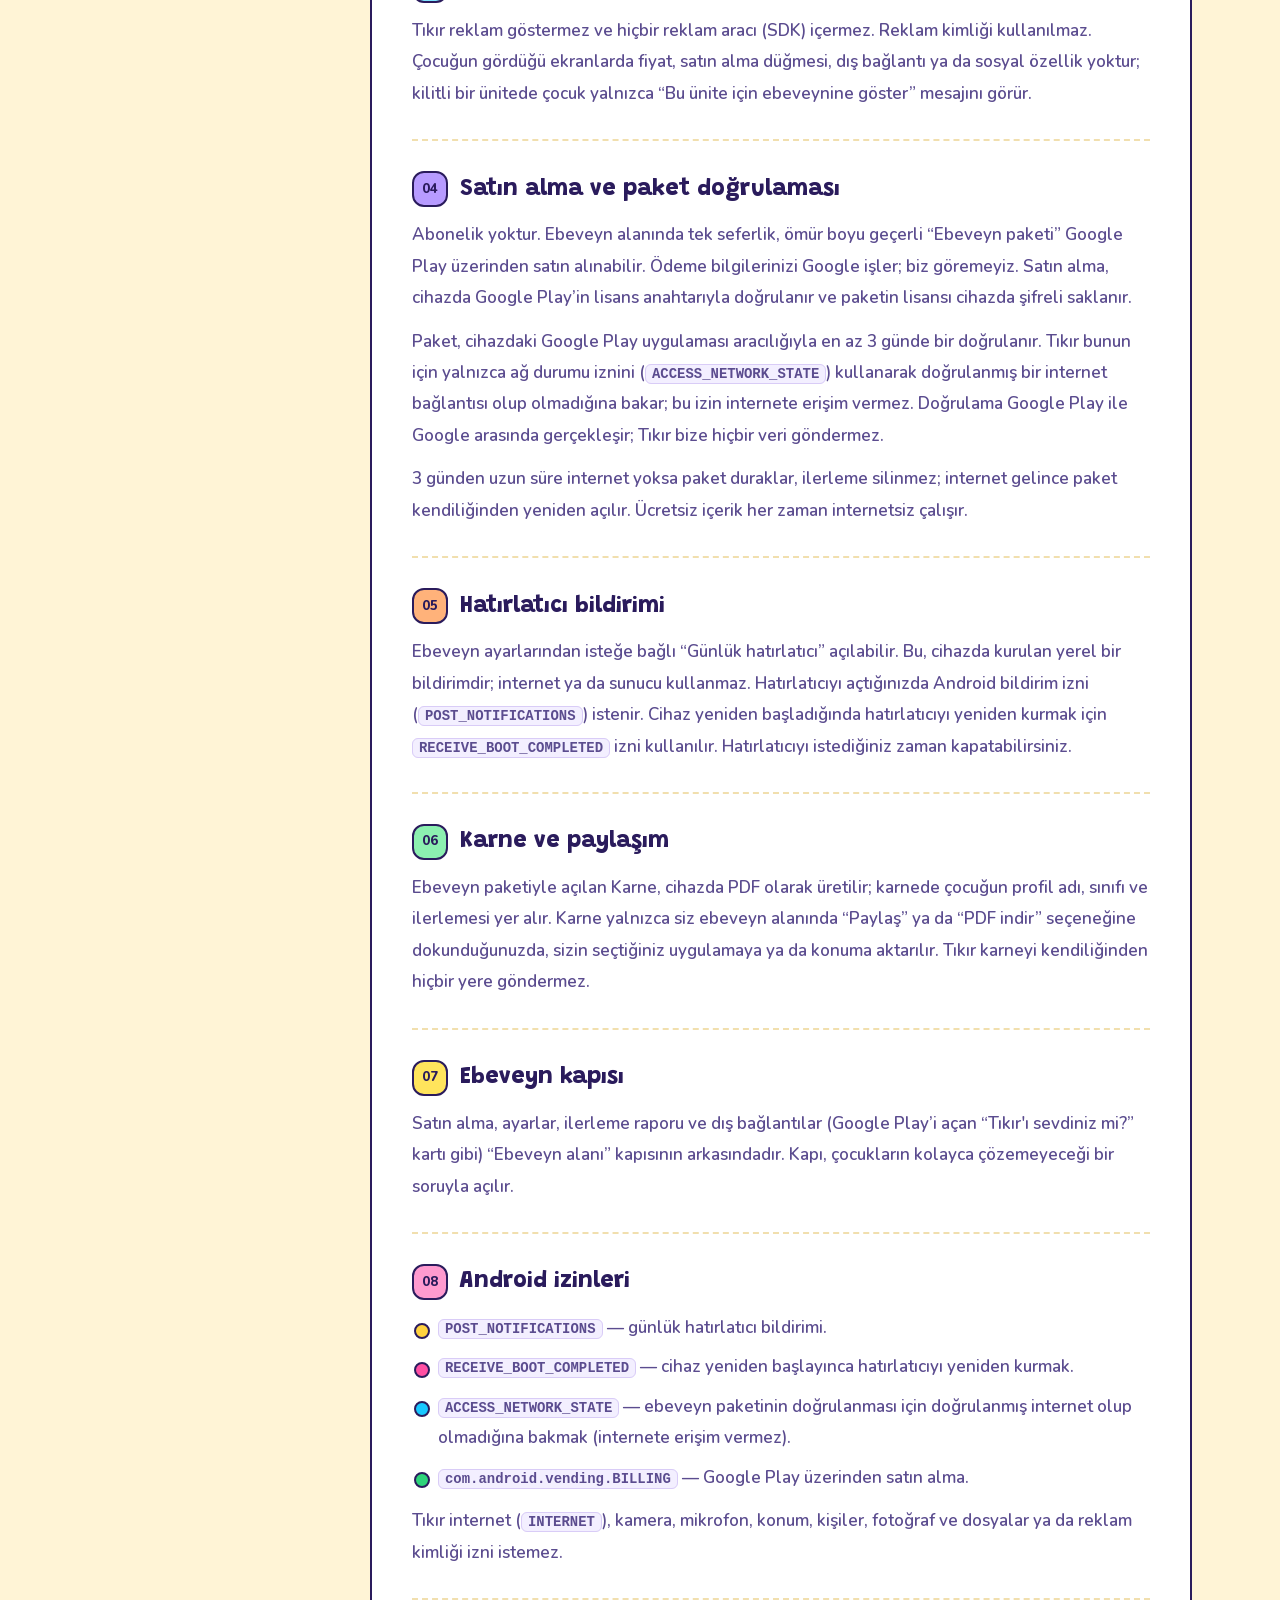
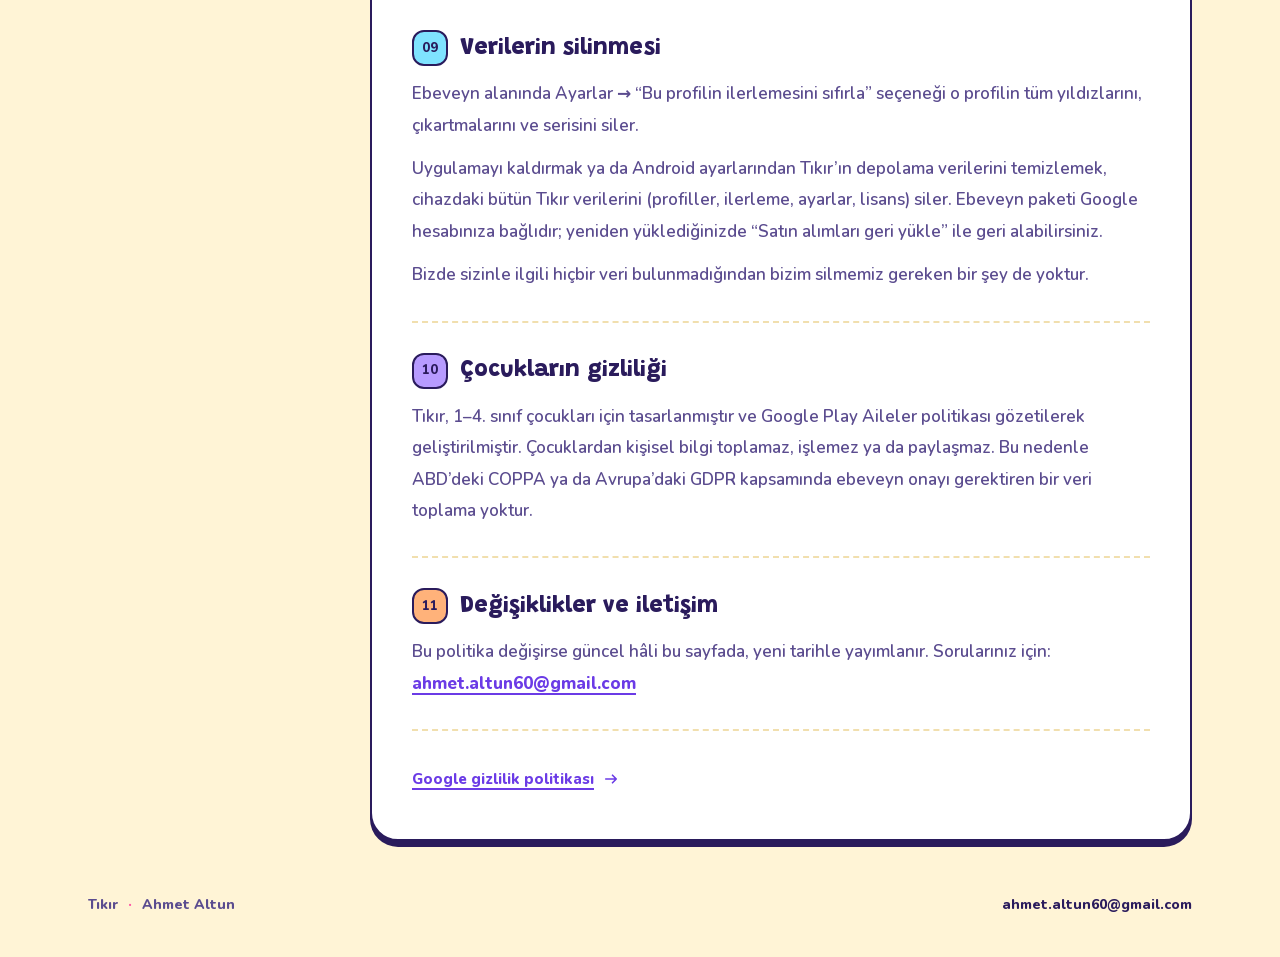
<file: tr.html>
<!doctype html>
<html lang="tr" dir="ltr">
<head>
  <meta charset="utf-8">
  <meta name="viewport" content="width=device-width,initial-scale=1">
  <meta name="theme-color" content="#FFD23F">
  <meta name="color-scheme" content="light only">
  <title>Tıkır — Gizlilik politikası</title>
  <link rel="icon" href="assets/wave.webp" type="image/webp">
  <link rel="stylesheet" href="assets/site.css">
</head>
<body>
<a class="skip-link" href="#main">İçeriğe geç</a>
<div class="site-shell policy-shell">
  <header class="site-header"><a class="brand" href="index.html" lang="tr"><span class="brand-mark"><img src="assets/wave.webp" alt="" width="512" height="512"></span><span>Tıkır</span></a>
    <details class="language-picker"><summary><span class="picker-globe"><svg viewBox="0 0 24 24" fill="none" stroke="currentColor" stroke-width="2" aria-hidden="true"><circle cx="12" cy="12" r="9"/><path d="M3 12h18M12 3c2.5 2.6 3.7 5.6 3.7 9s-1.2 6.4-3.7 9c-2.5-2.6-3.7-5.6-3.7-9S9.5 5.6 12 3Z"/></svg></span><span class="visually-hidden-label">Dil: </span><span lang="tr">Türkçe</span><span class="picker-chevron" aria-hidden="true"></span></summary>
      <nav aria-label="Dil">
        <a href="ar.html" lang="ar" dir="rtl">العربية</a>
        <a href="de.html" lang="de" dir="ltr">Deutsch</a>
        <a href="en.html" lang="en" dir="ltr">English</a>
        <a href="es.html" lang="es" dir="ltr">Español</a>
        <a href="fr.html" lang="fr" dir="ltr">Français</a>
        <a href="ja.html" lang="ja" dir="ltr">日本語</a>
        <a href="ko.html" lang="ko" dir="ltr">한국어</a>
        <a href="pt.html" lang="pt" dir="ltr">Português (Brasil)</a>
        <a href="ru.html" lang="ru" dir="ltr">Русский</a>
        <a href="tr.html" lang="tr" dir="ltr" aria-current="page">Türkçe</a>
      </nav>
    </details>
  </header>
  <main id="main" tabindex="-1">
    <div class="policy-hero">
      <div><p class="eyebrow">Tıkır: Saat ve Para</p><h1>Gizlilik politikası</h1><p class="updated">Son güncelleme: <time datetime="2026-11-22" dir="ltr">2026-11-22</time></p></div>
      <img src="assets/happy.webp" alt="" width="512" height="512">
    </div>
    <div class="policy-layout">
      <aside class="policy-sidebar"><nav aria-label="İçindekiler">
        <a href="#s1"><span aria-hidden="true">01</span>Kişisel veri toplamayız</a>
        <a href="#s2"><span aria-hidden="true">02</span>Cihazda kalan veriler</a>
        <a href="#s3"><span aria-hidden="true">03</span>Reklam yok</a>
        <a href="#s4"><span aria-hidden="true">04</span>Satın alma ve paket doğrulaması</a>
        <a href="#s5"><span aria-hidden="true">05</span>Hatırlatıcı bildirimi</a>
        <a href="#s6"><span aria-hidden="true">06</span>Karne ve paylaşım</a>
        <a href="#s7"><span aria-hidden="true">07</span>Ebeveyn kapısı</a>
        <a href="#s8"><span aria-hidden="true">08</span>Android izinleri</a>
        <a href="#s9"><span aria-hidden="true">09</span>Verilerin silinmesi</a>
        <a href="#s10"><span aria-hidden="true">10</span>Çocukların gizliliği</a>
        <a href="#s11"><span aria-hidden="true">11</span>Değişiklikler ve iletişim</a>
      </nav></aside>
      <article class="policy-paper" aria-labelledby="policy-title">
        <h2 id="policy-title" class="visually-hidden">Gizlilik politikası</h2>
        <p class="policy-intro">Tıkır: Saat ve Para, 1–4. sınıf çocuklarına analog saati, zamanı, takvimi ve parayı oyunla öğreten bir eğitim uygulamasıdır; Ahmet Altun tarafından geliştirilmiştir. Bu sayfa, uygulamanın hangi bilgileri nerede tuttuğunu ve neden hiçbir bilgiyi bize göndermediğini anlatır.</p>
        <div class="summary"><h2>Kısaca</h2><ul class="promise"><li>İnternet izni yok</li><li>Reklam yok</li><li>Kişisel veri toplanmaz</li><li>Abonelik yok</li></ul></div>
      <section aria-labelledby="s1">
        <h2 class="section-title" id="s1"><span class="section-number" aria-hidden="true">01</span>Kişisel veri toplamayız</h2>
        <p>Tıkır’ın sunucusu ve hesap sistemi yoktur. Uygulamada analitik, çökme raporlama, reklam ya da uzaktan yapılandırma aracı bulunmaz. Uygulama internet izni (<code>INTERNET</code>) istemez; bu yüzden internete kendisi bağlanamaz.</p>
        <p>Biz (geliştirici) çocuğunuz ya da sizinle ilgili hiçbir bilgiyi almayız, görmeyiz, satmayız ve kimseyle paylaşmayız.</p>
      </section>
      <section aria-labelledby="s2">
        <h2 class="section-title" id="s2"><span class="section-number" aria-hidden="true">02</span>Cihazda kalan veriler</h2>
        <p>Uygulamanın çalışması için şu bilgiler yalnızca cihazınızda, şifreli olarak saklanır:</p>
        <ul class="facts">
          <li><strong>Çocuk profili:</strong> profil oluşturulurken yazılan ad ya da takma ad (en çok 16 karakter), seçilen kahraman (avatar), sınıf seviyesi ve günlük hedef. Gerçek ad yerine takma ad kullanabilirsiniz.</li>
          <li><strong>İlerleme:</strong> tamamlanan dersler ve üniteler, yıldızlar, çıkartmalar, seri ve çalışma süreleri.</li>
          <li><strong>Ayarlar:</strong> dil, para birimi, ses ve sesli okuma tercihleri, hatırlatıcı saati.</li>
          <li><strong>Ebeveyn paketi lisansı</strong> (paketi aldıysanız).</li>
        </ul>
        <p>Ana ekran widget’ı eklerseniz, widget’ın gösterdiği seri sayısı ve sıradaki ders gibi kişisel olmayan kısa bir özet de cihazda tutulur. Bu verilerin hiçbiri bize ya da başka bir sunucuya gönderilmez.</p>
        <p>Uygulama verileri Google hesabınıza ya da başka bir cihaza yedeklenmez veya aktarılmaz; yalnızca bu cihazda kalır. Bu yüzden telefon değiştirdiğinizde ilerleme yeni cihaza taşınmaz. Ebeveyn paketi ise Google hesabınıza bağlıdır: yeni cihazda aynı Google hesabıyla ebeveyn alanındaki “Satın alımları geri yükle”ye dokunarak paketi yeniden açabilirsiniz.</p>
      </section>
      <section aria-labelledby="s3">
        <h2 class="section-title" id="s3"><span class="section-number" aria-hidden="true">03</span>Reklam yok</h2>
        <p>Tıkır reklam göstermez ve hiçbir reklam aracı (SDK) içermez. Reklam kimliği kullanılmaz. Çocuğun gördüğü ekranlarda fiyat, satın alma düğmesi, dış bağlantı ya da sosyal özellik yoktur; kilitli bir ünitede çocuk yalnızca “Bu ünite için ebeveynine göster” mesajını görür.</p>
      </section>
      <section aria-labelledby="s4">
        <h2 class="section-title" id="s4"><span class="section-number" aria-hidden="true">04</span>Satın alma ve paket doğrulaması</h2>
        <p>Abonelik yoktur. Ebeveyn alanında tek seferlik, ömür boyu geçerli “Ebeveyn paketi” Google Play üzerinden satın alınabilir. Ödeme bilgilerinizi Google işler; biz göremeyiz. Satın alma, cihazda Google Play’in lisans anahtarıyla doğrulanır ve paketin lisansı cihazda şifreli saklanır.</p>
        <p>Paket, cihazdaki Google Play uygulaması aracılığıyla en az 3 günde bir doğrulanır. Tıkır bunun için yalnızca ağ durumu iznini (<code>ACCESS_NETWORK_STATE</code>) kullanarak doğrulanmış bir internet bağlantısı olup olmadığına bakar; bu izin internete erişim vermez. Doğrulama Google Play ile Google arasında gerçekleşir; Tıkır bize hiçbir veri göndermez.</p>
        <p>3 günden uzun süre internet yoksa paket duraklar, ilerleme silinmez; internet gelince paket kendiliğinden yeniden açılır. Ücretsiz içerik her zaman internetsiz çalışır.</p>
      </section>
      <section aria-labelledby="s5">
        <h2 class="section-title" id="s5"><span class="section-number" aria-hidden="true">05</span>Hatırlatıcı bildirimi</h2>
        <p>Ebeveyn ayarlarından isteğe bağlı “Günlük hatırlatıcı” açılabilir. Bu, cihazda kurulan yerel bir bildirimdir; internet ya da sunucu kullanmaz. Hatırlatıcıyı açtığınızda Android bildirim izni (<code>POST_NOTIFICATIONS</code>) istenir. Cihaz yeniden başladığında hatırlatıcıyı yeniden kurmak için <code>RECEIVE_BOOT_COMPLETED</code> izni kullanılır. Hatırlatıcıyı istediğiniz zaman kapatabilirsiniz.</p>
      </section>
      <section aria-labelledby="s6">
        <h2 class="section-title" id="s6"><span class="section-number" aria-hidden="true">06</span>Karne ve paylaşım</h2>
        <p>Ebeveyn paketiyle açılan Karne, cihazda PDF olarak üretilir; karnede çocuğun profil adı, sınıfı ve ilerlemesi yer alır. Karne yalnızca siz ebeveyn alanında “Paylaş” ya da “PDF indir” seçeneğine dokunduğunuzda, sizin seçtiğiniz uygulamaya ya da konuma aktarılır. Tıkır karneyi kendiliğinden hiçbir yere göndermez.</p>
      </section>
      <section aria-labelledby="s7">
        <h2 class="section-title" id="s7"><span class="section-number" aria-hidden="true">07</span>Ebeveyn kapısı</h2>
        <p>Satın alma, ayarlar, ilerleme raporu ve dış bağlantılar (Google Play’i açan “Tıkır'ı sevdiniz mi?” kartı gibi) “Ebeveyn alanı” kapısının arkasındadır. Kapı, çocukların kolayca çözemeyeceği bir soruyla açılır.</p>
      </section>
      <section aria-labelledby="s8">
        <h2 class="section-title" id="s8"><span class="section-number" aria-hidden="true">08</span>Android izinleri</h2>
        <ul class="facts">
          <li><code>POST_NOTIFICATIONS</code> — günlük hatırlatıcı bildirimi.</li>
          <li><code>RECEIVE_BOOT_COMPLETED</code> — cihaz yeniden başlayınca hatırlatıcıyı yeniden kurmak.</li>
          <li><code>ACCESS_NETWORK_STATE</code> — ebeveyn paketinin doğrulanması için doğrulanmış internet olup olmadığına bakmak (internete erişim vermez).</li>
          <li><code>com.android.vending.BILLING</code> — Google Play üzerinden satın alma.</li>
        </ul>
        <p>Tıkır internet (<code>INTERNET</code>), kamera, mikrofon, konum, kişiler, fotoğraf ve dosyalar ya da reklam kimliği izni istemez.</p>
      </section>
      <section aria-labelledby="s9">
        <h2 class="section-title" id="s9"><span class="section-number" aria-hidden="true">09</span>Verilerin silinmesi</h2>
        <p>Ebeveyn alanında Ayarlar → “Bu profilin ilerlemesini sıfırla” seçeneği o profilin tüm yıldızlarını, çıkartmalarını ve serisini siler.</p>
        <p>Uygulamayı kaldırmak ya da Android ayarlarından Tıkır’ın depolama verilerini temizlemek, cihazdaki bütün Tıkır verilerini (profiller, ilerleme, ayarlar, lisans) siler. Ebeveyn paketi Google hesabınıza bağlıdır; yeniden yüklediğinizde “Satın alımları geri yükle” ile geri alabilirsiniz.</p>
        <p>Bizde sizinle ilgili hiçbir veri bulunmadığından bizim silmemiz gereken bir şey de yoktur.</p>
      </section>
      <section aria-labelledby="s10">
        <h2 class="section-title" id="s10"><span class="section-number" aria-hidden="true">10</span>Çocukların gizliliği</h2>
        <p>Tıkır, 1–4. sınıf çocukları için tasarlanmıştır ve Google Play Aileler politikası gözetilerek geliştirilmiştir. Çocuklardan kişisel bilgi toplamaz, işlemez ya da paylaşmaz. Bu nedenle ABD’deki COPPA ya da Avrupa’daki GDPR kapsamında ebeveyn onayı gerektiren bir veri toplama yoktur.</p>
      </section>
      <section aria-labelledby="s11">
        <h2 class="section-title" id="s11"><span class="section-number" aria-hidden="true">11</span>Değişiklikler ve iletişim</h2>
        <p>Bu politika değişirse güncel hâli bu sayfada, yeni tarihle yayımlanır. Sorularınız için: <a href="mailto:ahmet.altun60@gmail.com" dir="ltr">ahmet.altun60@gmail.com</a></p>
      </section>
        <div class="google-link"><a href="https://policies.google.com/privacy" hreflang="tr">Google gizlilik politikası<svg viewBox="0 0 24 24" fill="none" stroke="currentColor" stroke-width="2.2" stroke-linecap="round" stroke-linejoin="round" aria-hidden="true"><path d="M5 12h14m-5-5 5 5-5 5"/></svg></a></div>
      </article>
    </div>
  </main>
  <footer class="site-footer">
    <span class="footer-brand">Tıkır <span aria-hidden="true">·</span> Ahmet Altun</span>
    <a href="mailto:ahmet.altun60@gmail.com" dir="ltr">ahmet.altun60@gmail.com</a>
  </footer>
</div>
</body>
</html>
</file>
<file: assets/site.css>
/* Tıkır gizlilik sitesi. Renkler lib/design_system/tokens/tikir_colors.dart
   belirteçlerinden; koyu tema yoktur (CLAUDE.md §3.5). */
@font-face{font-family:Grandstander;src:url('Grandstander-ExtraBold.ttf') format('truetype');font-weight:800;font-display:swap}
@font-face{font-family:Nunito;src:url('Nunito-SemiBold.ttf') format('truetype');font-weight:400 600;font-display:swap}
@font-face{font-family:Nunito;src:url('Nunito-ExtraBold.ttf') format('truetype');font-weight:700 900;font-display:swap}
@font-face{font-family:Baloo Bhaijaan;src:url('BalooBhaijaan2-SemiBold.ttf') format('truetype');font-weight:400 600;font-display:swap}
@font-face{font-family:Baloo Bhaijaan;src:url('BalooBhaijaan2-ExtraBold.ttf') format('truetype');font-weight:700 900;font-display:swap}
@font-face{font-family:M PLUS Rounded;src:url('MPLUSRounded1c-Bold.ttf') format('truetype');font-weight:700;font-display:swap}
@font-face{font-family:Jua;src:url('Jua-Regular.ttf') format('truetype');font-display:swap}

:root{
  color-scheme:light only;
  --ink:#2A1B5C;--ink-soft:#5B4C8F;--cream:#FFF4D6;--paper:#FFFFFF;
  --yellow:#FFD23F;--pink:#FF4FA3;--cyan:#19C8FF;--green:#2ED47A;--violet:#8E5CFF;--violet-deep:#6B3BE6;--orange:#FF8A3D;
  --yellow-tint:#FFE45C;--pink-tint:#FF9ACF;--cyan-tint:#7FE3FF;--violet-tint:#B79BFF;--orange-tint:#FFB27A;--green-tint:#8CF0B0;
  --line:#F1DFAE;--parent:#F3EFFF;
  --head:Grandstander,Nunito,system-ui,sans-serif;
  --body:Nunito,system-ui,-apple-system,"Segoe UI",Roboto,sans-serif;
  --ui:Nunito,system-ui,-apple-system,"Segoe UI",Roboto,"Noto Sans",sans-serif;
}
*{box-sizing:border-box}
html{scroll-behavior:smooth;scroll-padding-top:24px;background:var(--cream)}
body{margin:0;min-height:100vh;color:var(--ink);background:var(--cream);font:600 17px/1.7 var(--body);
  background-image:radial-gradient(circle at 100% 0,#FFE45C66 0,transparent 32%),radial-gradient(circle at 0 38%,#7FE3FF40 0,transparent 26%),radial-gradient(circle at 92% 82%,#FF9ACF38 0,transparent 28%);background-attachment:fixed}
a{color:inherit;text-underline-offset:4px;text-decoration-thickness:2px}
a:focus-visible,summary:focus-visible{outline:3px solid var(--violet-deep);outline-offset:4px;border-radius:10px}
svg{width:24px;height:24px;flex-shrink:0}
img{max-width:100%;height:auto}
h1,h2,p,ul{margin-top:0}
code{font:700 .82em/1.4 ui-monospace,Consolas,monospace;background:var(--parent);border:1px solid #D9CCF7;border-radius:6px;padding:1px 6px;white-space:nowrap;direction:ltr;unicode-bidi:isolate}

.skip-link{position:absolute;inset-inline-start:16px;top:-80px;z-index:10;background:var(--ink);color:#fff;padding:10px 16px;border-radius:12px;font-weight:800;text-decoration:none}
.skip-link:focus{top:12px}

.site-shell{max-width:1200px;padding:0 48px;margin:auto}
.site-header{min-height:100px;display:flex;align-items:center;justify-content:space-between;gap:24px;border-bottom:2px dashed var(--line)}
.brand{display:inline-flex;align-items:center;gap:12px;text-decoration:none;white-space:nowrap;font:800 28px/1.2 var(--head)}
.brand-mark{display:grid;place-items:center;width:48px;height:48px;background:var(--yellow);border:2px solid var(--ink);border-radius:16px;box-shadow:0 4px 0 var(--ink);transform:rotate(-6deg);overflow:hidden}
.brand-mark img{width:40px;height:40px}
.header-note{font-size:14px;font-weight:800;color:var(--ink-soft);background:var(--paper);border:2px solid var(--ink);border-radius:999px;padding:4px 14px}

/* Dil merkezi */
.hub-hero{display:grid;grid-template-columns:1.15fr 1fr;align-items:center;min-height:500px;gap:24px;padding:36px 0 32px}
.eyebrow{display:inline-block;font:800 12px/1.4 var(--ui);letter-spacing:.16em;margin:0 0 20px;color:var(--ink);background:var(--yellow);border:2px solid var(--ink);border-radius:999px;padding:4px 12px}
.hub-hero h1{font:800 clamp(44px,5vw,68px)/1.1 var(--head);letter-spacing:-.01em;margin-bottom:22px}
.hub-hero h1 span{color:var(--violet-deep);background:linear-gradient(transparent 64%,var(--yellow-tint) 64%,var(--yellow-tint) 92%,transparent 92%);padding:0 4px;-webkit-box-decoration-break:clone;box-decoration-break:clone}
.hero-description{font-size:20px;line-height:1.6;margin-bottom:12px}
.hero-translation{font-size:15px;line-height:1.6;color:var(--ink-soft);margin-bottom:22px}
.promise{display:flex;flex-wrap:wrap;gap:8px;list-style:none;padding:0;margin:0 0 26px}
.promise li{display:inline-flex;align-items:center;gap:6px;font:800 13px/1.3 var(--ui);background:var(--paper);border:2px solid var(--ink);border-radius:999px;padding:6px 12px}
.promise li::before{content:"";width:10px;height:10px;border-radius:50%;background:var(--green);border:2px solid var(--ink)}
.promise li:nth-child(2)::before{background:var(--pink)}
.promise li:nth-child(3)::before{background:var(--cyan)}
.promise li:nth-child(4)::before{background:var(--orange)}
.hero-link{display:inline-flex;align-items:center;gap:10px;min-height:48px;text-decoration:none;font-size:16px;font-weight:800;color:#fff;background:var(--violet-deep);border:2px solid var(--ink);border-radius:16px;box-shadow:0 4px 0 var(--ink);padding:10px 20px;transition:transform .15s,box-shadow .15s}
.hero-link span{font-weight:600;opacity:.9}
.hero-link:hover{transform:translateY(-2px);box-shadow:0 6px 0 var(--ink)}
.hero-link svg{width:20px;height:20px;transform:rotate(90deg)}
.hero-art{position:relative;display:grid;place-items:center;isolation:isolate;min-width:0;padding:16px}
.hero-art .dial{position:absolute;width:88%;max-width:440px;aspect-ratio:1;z-index:-1}
.hero-art img{position:relative;width:360px;filter:drop-shadow(0 14px 10px #2A1B5C26);animation:wobble 3.2s ease-in-out infinite;transform-origin:50% 90%}
.coin{position:absolute;display:grid;place-items:center;border-radius:50%;background:var(--yellow);border:3px solid var(--ink);box-shadow:inset 0 0 0 5px var(--yellow-tint);font:800 15px/1 var(--head);color:var(--ink)}
.coin-one{width:58px;height:58px;inset:10% auto auto 6%;transform:rotate(-14deg)}
.coin-two{width:42px;height:42px;inset:auto 6% 14% auto;transform:rotate(12deg);background:var(--orange-tint);box-shadow:inset 0 0 0 4px #FFD0AA}
.spark{position:absolute;color:var(--pink);z-index:1}
.spark-one{inset:20% 5% auto auto;transform:rotate(18deg)}
.spark-two{inset:auto auto 12% 10%;color:var(--cyan)}
.spark-two svg{width:18px;height:18px}
@keyframes wobble{0%,100%{transform:rotate(-2deg)}50%{transform:rotate(2deg)}}

.language-panel{background:var(--paper);border:2px solid var(--ink);border-radius:28px;padding:28px;box-shadow:0 6px 0 var(--ink);scroll-margin-top:24px}
.panel-heading{display:flex;justify-content:space-between;align-items:center;gap:18px;margin-bottom:20px}
.panel-heading h2{font:800 22px/1.4 var(--head);margin:0}
.panel-heading h2 span{font:600 14px/1.4 var(--ui);color:var(--ink-soft);margin-inline-start:8px}
.language-count{font:800 12px/1.4 var(--ui);white-space:nowrap;color:var(--ink);background:var(--cyan-tint);border:2px solid var(--ink);padding:4px 12px;border-radius:999px}
.language-grid{display:grid;grid-template-columns:repeat(3,minmax(0,1fr));gap:14px}
.language-card{display:flex;align-items:center;gap:12px;min-height:72px;padding:14px;background:var(--paper);border:2px solid var(--ink);border-radius:18px;box-shadow:0 4px 0 var(--ink);text-decoration:none;min-width:0;transition:transform .15s,box-shadow .15s,background .15s}
.language-card:hover{background:#FFFBEF;transform:translateY(-2px);box-shadow:0 6px 0 var(--ink)}
.language-card:active{transform:translateY(3px);box-shadow:0 1px 0 var(--ink)}
.language-code{display:grid;place-items:center;flex-shrink:0;width:40px;height:40px;background:var(--yellow-tint);border:2px solid var(--ink);border-radius:12px;color:var(--ink);font:800 12px/1 var(--ui);direction:ltr}
.language-card:nth-child(6n+2) .language-code{background:var(--pink-tint)}
.language-card:nth-child(6n+3) .language-code{background:var(--cyan-tint)}
.language-card:nth-child(6n+4) .language-code{background:var(--violet-tint)}
.language-card:nth-child(6n+5) .language-code{background:var(--orange-tint)}
.language-card:nth-child(6n) .language-code{background:var(--green-tint)}
.language-copy{display:flex;flex-direction:column;gap:2px;min-width:0;flex:1}
.language-name{font-weight:800;font-size:17px;line-height:1.4}
.language-policy{font-size:13px;color:var(--ink-soft);overflow-wrap:anywhere}
.card-arrow{display:flex;color:var(--ink)}.card-arrow svg{width:20px;height:20px}
[dir=rtl] .card-arrow svg,[dir=rtl] .google-link svg{transform:scaleX(-1)}

.site-footer{display:flex;align-items:center;justify-content:space-between;gap:20px;color:var(--ink-soft);font-size:14px;padding:32px 0 40px;margin-top:20px}
.site-footer a{text-decoration:none;font-weight:800;color:var(--ink)}.site-footer a:hover{text-decoration:underline}
.footer-brand{font-weight:800}
.footer-brand span{padding:0 6px;color:var(--pink)}

/* Dil seçici */
.language-picker{position:relative;z-index:3;font-size:15px}
.language-picker summary{list-style:none;display:flex;align-items:center;gap:14px;min-height:48px;cursor:pointer;background:var(--paper);border:2px solid var(--ink);border-radius:14px;box-shadow:0 3px 0 var(--ink);padding:8px 16px;font-weight:800}
.language-picker summary::-webkit-details-marker{display:none}
.picker-globe svg{width:20px;height:20px;color:var(--violet-deep)}
.picker-chevron{width:8px;height:8px;border-bottom:2.5px solid var(--ink);border-right:2.5px solid var(--ink);transform:rotate(45deg);margin-top:-4px}
.language-picker[open] .picker-chevron{transform:rotate(225deg);margin-top:4px}
.language-picker nav{position:absolute;inset-inline-end:0;top:calc(100% + 10px);background:var(--paper);border:2px solid var(--ink);box-shadow:0 6px 0 var(--ink);border-radius:18px;padding:8px;min-width:220px;max-height:70vh;overflow:auto}
.language-picker nav a{display:flex;align-items:center;min-height:44px;padding:6px 12px;border-radius:10px;text-decoration:none}
.language-picker nav a:hover{background:var(--cream)}
.language-picker nav a[aria-current]{background:var(--yellow-tint)}

/* Politika sayfası */
.policy-hero{display:flex;justify-content:space-between;align-items:center;gap:24px;padding:36px 0 28px;min-height:220px}
.policy-hero .eyebrow{margin-bottom:14px}
.policy-hero h1{font:800 clamp(34px,4.4vw,54px)/1.2 var(--head);max-width:800px;margin-bottom:12px;overflow-wrap:anywhere}
.updated{display:inline-block;font:700 14px/1.4 var(--ui);color:var(--ink-soft);margin:0}
.policy-hero img{width:170px;flex-shrink:0;filter:drop-shadow(0 8px 8px #2A1B5C1F)}
.policy-layout{display:grid;grid-template-columns:250px minmax(0,1fr);gap:32px;align-items:start}
.policy-sidebar{position:sticky;top:20px}
.policy-sidebar nav{display:flex;flex-direction:column;gap:4px;background:var(--paper);border:2px solid var(--ink);border-radius:20px;padding:10px}
.policy-sidebar a{display:flex;align-items:baseline;gap:10px;min-height:40px;text-decoration:none;padding:8px 10px;border-radius:12px;font-size:14px;line-height:1.45;color:var(--ink)}
.policy-sidebar a:hover{background:var(--cream)}
.policy-sidebar a span{font:800 11px/1.45 var(--ui);color:var(--violet-deep);direction:ltr;flex-shrink:0}
.policy-paper{background:var(--paper);border:2px solid var(--ink);border-radius:28px;padding:36px 40px;min-width:0;box-shadow:0 6px 0 var(--ink)}
.policy-intro{font-size:18px;line-height:1.8;margin-bottom:22px}
.summary{background:var(--cream);border:2px dashed #E8C766;border-radius:20px;padding:16px 18px 18px;margin-bottom:6px}
.summary h2{font:800 16px/1.4 var(--ui);margin:0 0 10px}
.summary .promise{margin:0}
.policy-paper section{padding-top:30px;margin-top:30px;border-top:2px dashed var(--line)}
.policy-paper section:first-of-type{border-top:0;margin-top:10px}
.policy-paper h2.section-title{font:800 23px/1.35 var(--head);display:flex;gap:12px;align-items:center;margin-bottom:12px;scroll-margin-top:24px}
.section-number{display:grid;place-items:center;flex-shrink:0;width:36px;height:36px;border:2px solid var(--ink);border-radius:12px;background:var(--yellow-tint);font:800 13px/1 var(--ui);color:var(--ink);direction:ltr}
section:nth-of-type(6n+2) .section-number{background:var(--pink-tint)}
section:nth-of-type(6n+3) .section-number{background:var(--cyan-tint)}
section:nth-of-type(6n+4) .section-number{background:var(--violet-tint)}
section:nth-of-type(6n+5) .section-number{background:var(--orange-tint)}
section:nth-of-type(6n) .section-number{background:var(--green-tint)}
.policy-paper p,.policy-paper li{overflow-wrap:anywhere;line-height:1.85;color:var(--ink-soft)}
.policy-paper section p{margin-bottom:12px}
.policy-paper section > :last-child{margin-bottom:0}
.policy-paper ul.facts{padding:0;list-style:none;margin:0 0 12px}
.policy-paper ul.facts li{position:relative;padding-inline-start:26px;margin-bottom:8px}
.policy-paper ul.facts li::before{content:"";position:absolute;inset-inline-start:2px;top:.62em;width:12px;height:12px;border-radius:50%;background:var(--yellow);border:2px solid var(--ink)}
.policy-paper ul.facts li:nth-child(2)::before{background:var(--pink)}
.policy-paper ul.facts li:nth-child(3)::before{background:var(--cyan)}
.policy-paper ul.facts li:nth-child(4)::before{background:var(--green)}
.policy-paper ul.facts li:nth-child(5)::before{background:var(--orange)}
.policy-paper strong{color:var(--ink)}
.policy-paper a{color:var(--violet-deep);font-weight:800}
.google-link{border-top:2px dashed var(--line);padding-top:24px;margin-top:30px;font-size:15px}
.google-link a{display:inline-flex;gap:8px;align-items:center;min-height:48px}
.google-link svg{width:18px;height:18px}

/* Yazı tipleri: dile göre */
:lang(ru) .policy-hero h1,:lang(ru) h2.section-title,:lang(ru) .brand{font-family:Nunito,system-ui,sans-serif}
:lang(ar){font-family:"Baloo Bhaijaan",Nunito,sans-serif}
:lang(ar) .policy-hero h1,:lang(ar) h2.section-title,:lang(ar) .brand{font-family:"Baloo Bhaijaan",Nunito,sans-serif;line-height:1.5}
:lang(ar) .policy-paper p,:lang(ar) .policy-paper li{line-height:2}
:lang(ja){font-family:Nunito,"Hiragino Maru Gothic ProN","Hiragino Sans","Noto Sans JP","Yu Gothic UI",Meiryo,sans-serif;font-weight:400}
:lang(ja) .policy-hero h1,:lang(ja) h2.section-title,:lang(ja) .brand,:lang(ja) strong{font-family:"M PLUS Rounded",Nunito,sans-serif;font-weight:700}
:lang(ko){font-family:Nunito,"Apple SD Gothic Neo","Noto Sans KR","Malgun Gothic",sans-serif;font-weight:400;word-break:keep-all}
:lang(ko) .policy-hero h1,:lang(ko) h2.section-title,:lang(ko) .brand{font-family:Jua,Nunito,sans-serif;font-weight:400}
/* Dil adları sistem yazı tipiyle: ja/ko/ar yazı tiplerini her sayfada indirmez. */
.language-grid .language-card,.language-grid .language-card *,.language-picker nav a,.language-picker summary *{font-family:var(--ui)}
.language-grid .language-card .language-name{font-weight:800}

@media(min-width:1100px){.language-grid{grid-template-columns:repeat(5,minmax(0,1fr))}.language-card{flex-direction:column;align-items:flex-start;gap:10px;min-height:128px}.card-arrow{display:none}}
@media(max-width:850px){.site-shell{padding:0 28px}.hub-hero{min-height:440px}.hub-hero h1{font-size:50px}.hero-description{font-size:18px}.hero-art img{width:300px}.language-grid{grid-template-columns:repeat(2,minmax(0,1fr))}.policy-layout{grid-template-columns:200px minmax(0,1fr);gap:20px}.policy-paper{padding:28px}.policy-sidebar a{font-size:13px}.policy-hero h1{font-size:40px}}
@media(max-width:640px){
  body{font-size:16px}
  .site-shell{padding:0 16px}
  .site-header{min-height:80px;gap:12px}
  .brand{font-size:23px;gap:10px}.brand-mark{width:42px;height:42px;border-radius:14px}.brand-mark img{width:34px;height:34px}
  .header-note{font-size:12px;padding:3px 10px}
  .hub-hero{grid-template-columns:1fr;gap:8px;padding:28px 0 26px;min-height:0}
  .hub-hero h1{font-size:44px;margin-bottom:16px}
  .eyebrow{font-size:11px;margin-bottom:16px}
  .hero-description{font-size:18px}
  .hero-art{grid-row:1;width:250px;max-width:80%;margin:0 auto;padding:8px}
  .hero-art img{width:210px}
  .coin-one{width:44px;height:44px}.coin-two{width:34px;height:34px}
  .language-panel{border-radius:22px;padding:16px}
  .panel-heading{align-items:flex-start;margin-bottom:16px}
  .panel-heading h2{font-size:19px}.panel-heading h2 span{display:block;margin:4px 0 0;font-size:13px}
  .language-grid{gap:10px}
  .language-card{padding:12px;gap:10px}
  .language-code{width:34px;height:34px;font-size:11px}
  .language-name{font-size:16px}.language-policy{font-size:12px}
  .card-arrow{display:none}
  .site-footer{flex-direction:column;align-items:flex-start;gap:6px;padding:24px 0;font-size:13px}
  .policy-hero{min-height:0;padding:24px 0 20px;gap:12px}
  .policy-hero h1{font-size:32px}
  .policy-hero img{width:96px}
  .language-picker summary{font-size:14px;padding:6px 12px;gap:10px}
  .policy-layout{grid-template-columns:1fr;gap:18px}
  .policy-sidebar{position:static}
  .policy-sidebar nav{display:grid;grid-template-columns:1fr 1fr;gap:2px;padding:8px}
  .policy-sidebar a{font-size:13px;padding:8px 6px;gap:6px;min-height:44px}
  .policy-paper{border-radius:22px;padding:22px 18px}
  .policy-intro{font-size:16px}
  .policy-paper h2.section-title{font-size:20px;gap:10px}
  .section-number{width:32px;height:32px;font-size:12px}
  .policy-paper p,.policy-paper li{font-size:16px}
  .policy-paper section{padding-top:24px;margin-top:24px}
}
@media(max-width:380px){.hub-hero h1{font-size:38px}.brand{font-size:20px}.language-grid{grid-template-columns:1fr}.policy-hero img{width:72px}.policy-hero h1{font-size:28px}.policy-sidebar nav{grid-template-columns:1fr}.header-note{display:none}}
@media(prefers-reduced-motion:reduce){html{scroll-behavior:auto}.hero-art img{animation:none}.language-card,.hero-link{transition:none}.language-card:hover,.hero-link:hover{transform:none}}
@media print{body{background:#fff}.language-picker,.policy-sidebar,.skip-link{display:none}.policy-layout{display:block}.policy-paper{box-shadow:none;border:0;padding:0}}
.visually-hidden,.visually-hidden-label{position:absolute!important;width:1px;height:1px;padding:0;margin:-1px;overflow:hidden;clip:rect(0 0 0 0);white-space:nowrap;border:0}
@media(max-width:640px){.desktop-break{display:none}}
main:focus{outline:none}
.hero-link{max-width:100%;flex-wrap:wrap}
</file>
